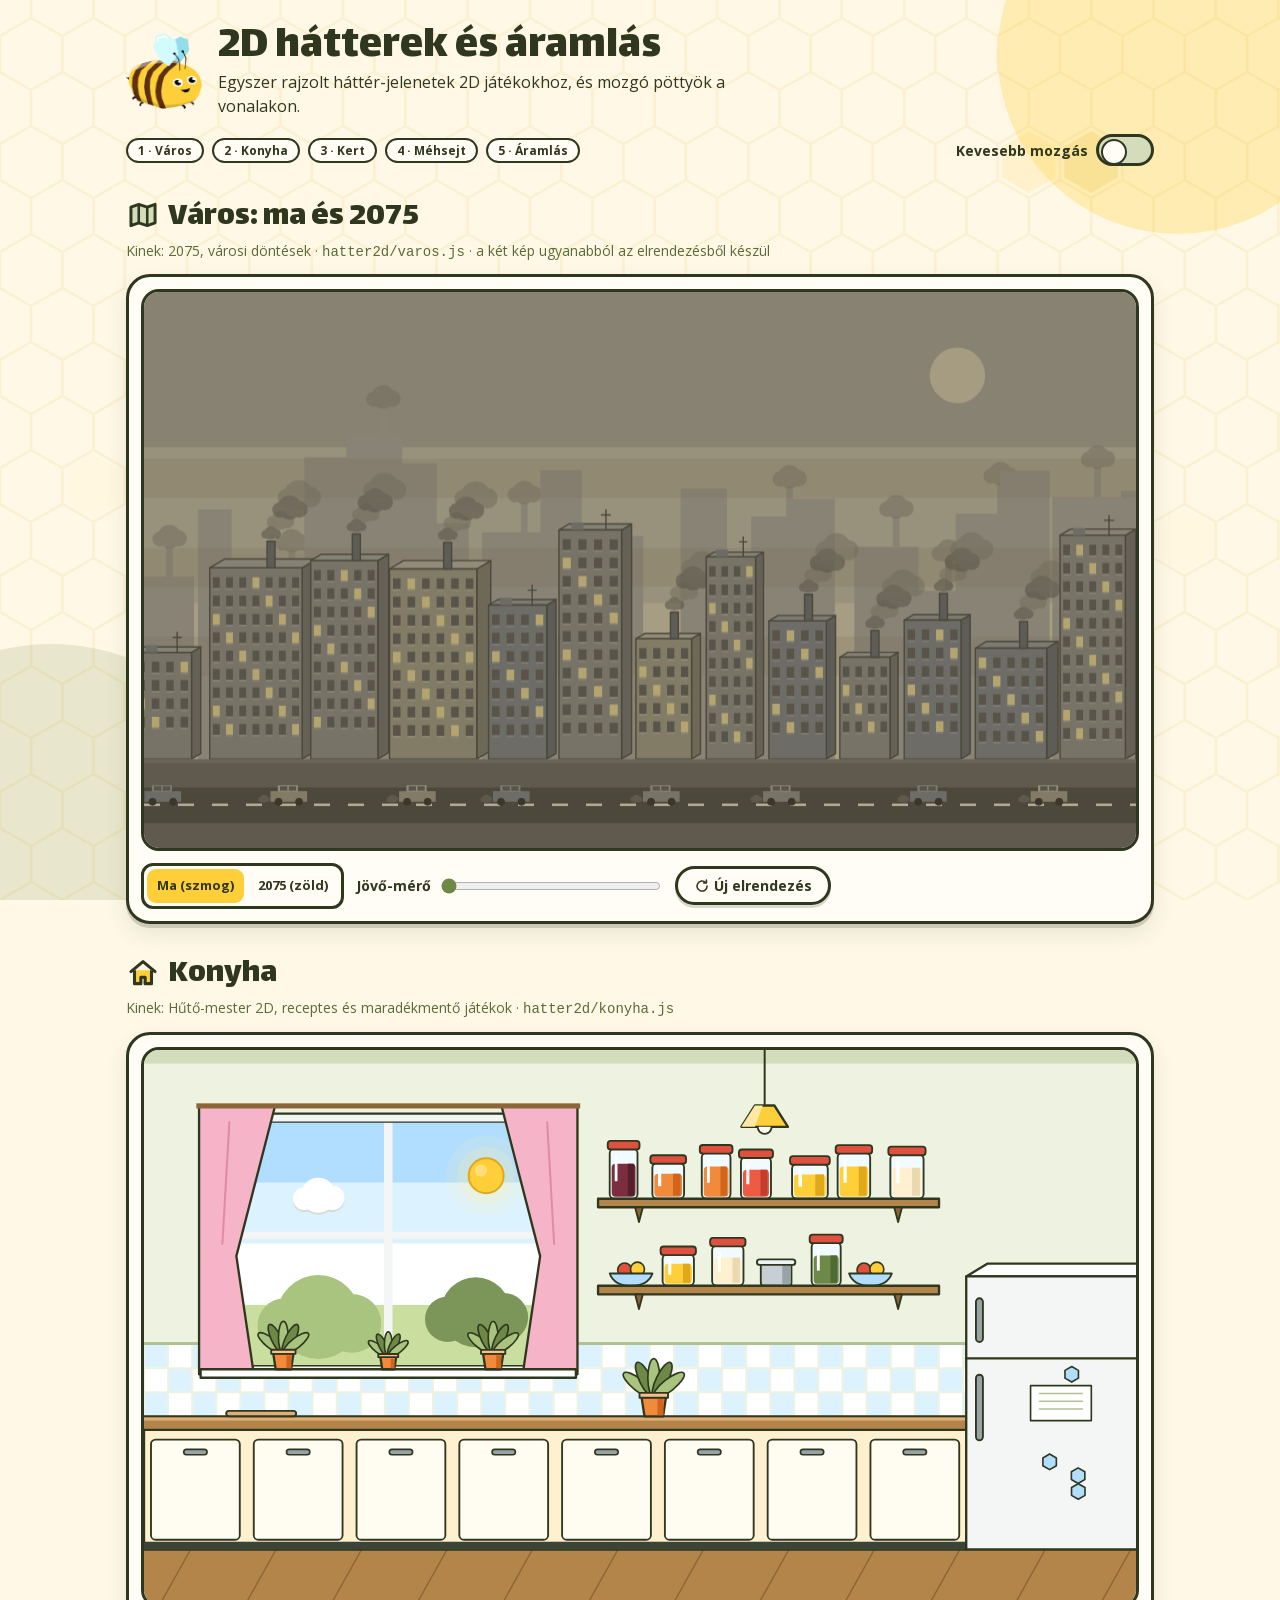
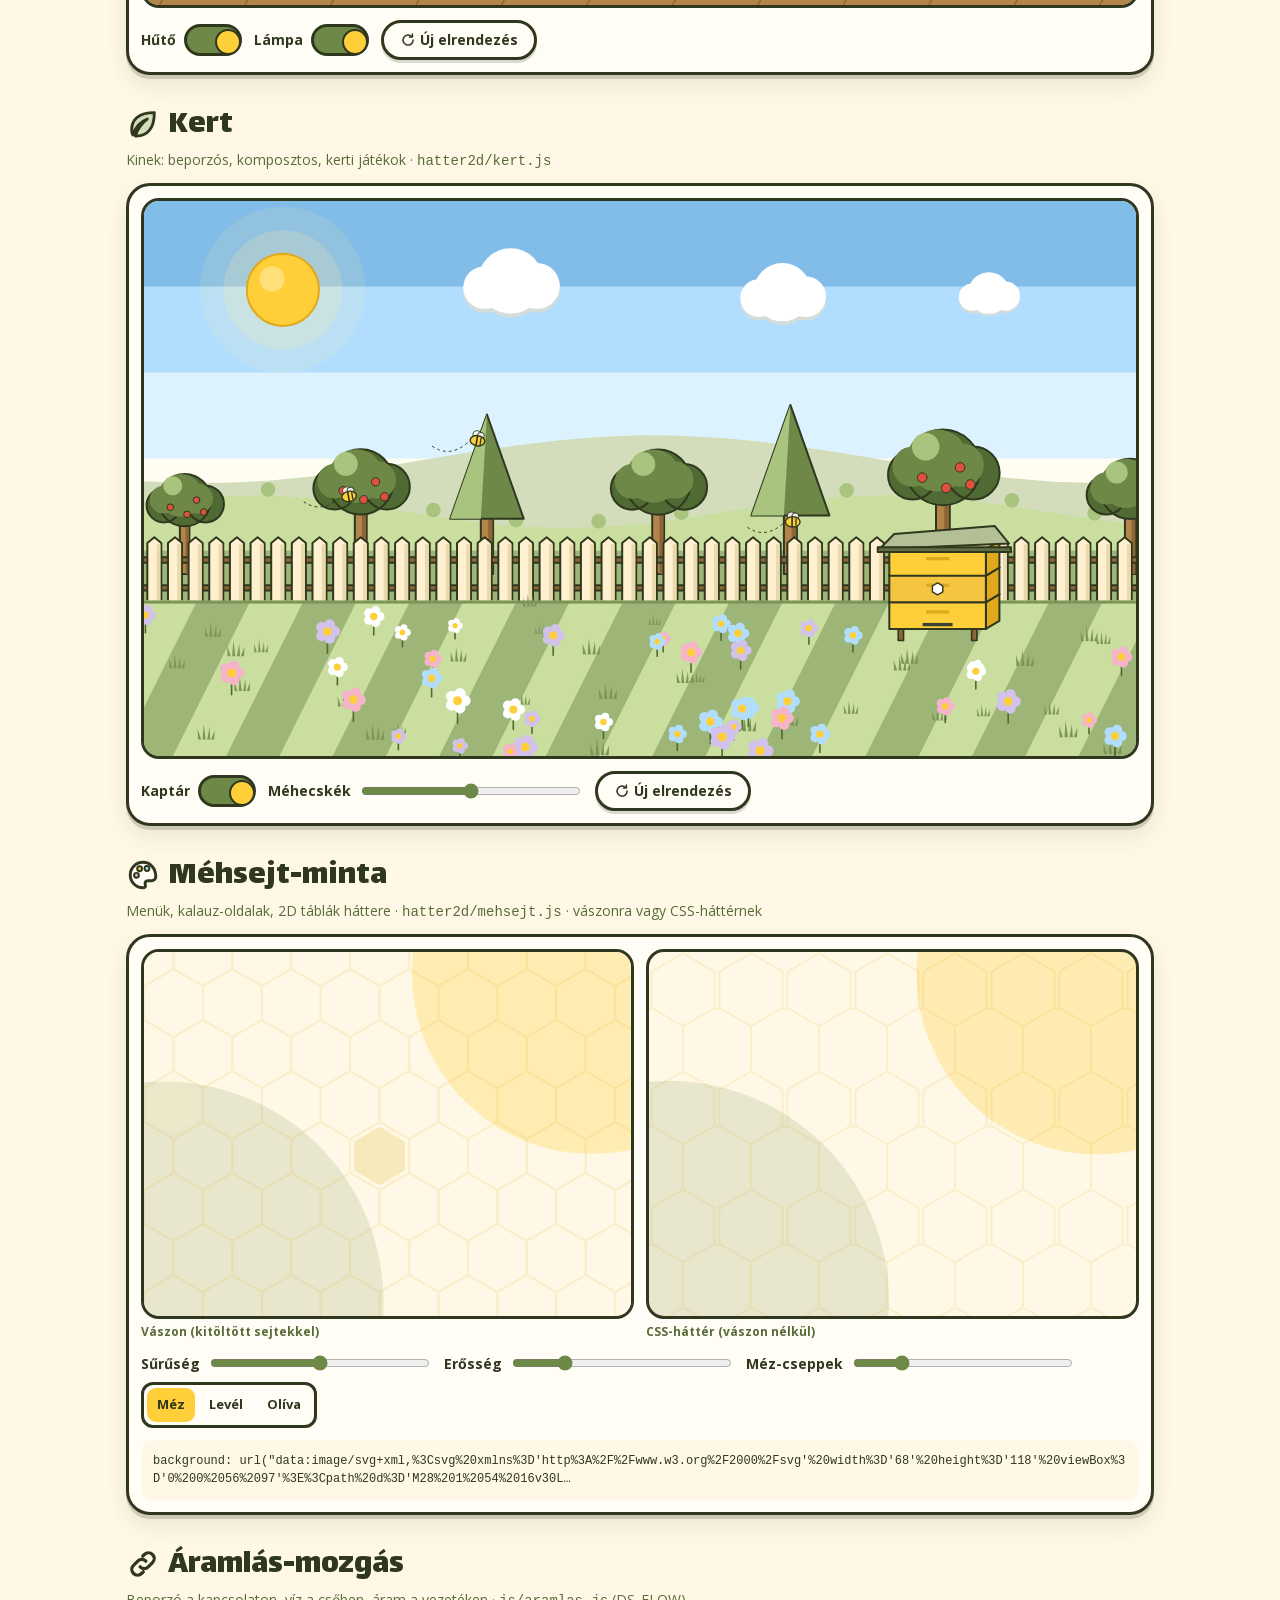
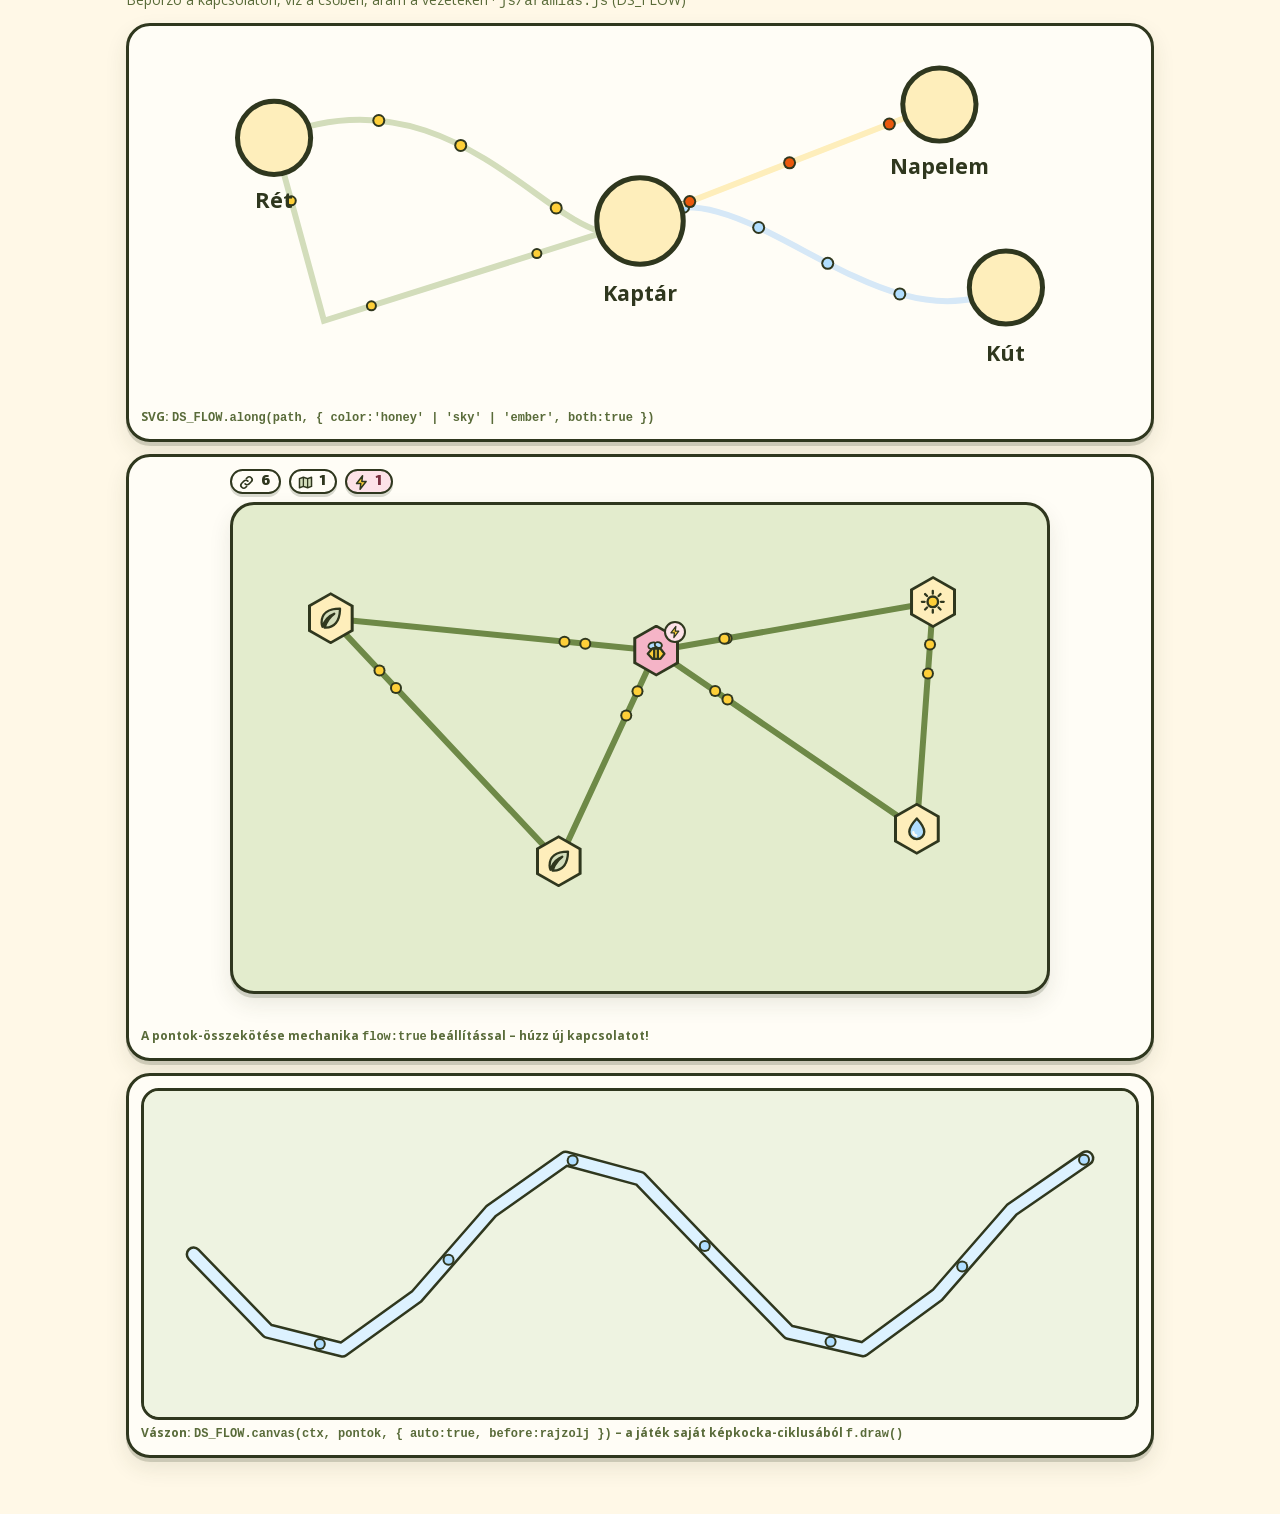
<file: web/hatterek.html>
<!DOCTYPE html>
<html lang="hu">
<head>
  <meta charset="utf-8">
  <meta name="viewport" content="width=device-width, initial-scale=1, viewport-fit=cover">
  <meta name="robots" content="noindex">
  <title>beeco 2D hátterek és áramlás</title>
  <meta name="theme-color" content="#FECF39">
  <link rel="icon" type="image/png" sizes="32x32" href="assets/brand/ikon-32.png">
  <!--
    ÉLŐ BEMUTATÓ: 2D háttér-jelenetek (web/js/hatter2d/) és az áramlás-mozgás (web/js/aramlas.js).
    Leírás és API: docs/hatterek-2d.md
  -->
  <link rel="preload" href="assets/fonts/lalezar-latin.woff2" as="font" type="font/woff2" crossorigin>
  <link rel="stylesheet" href="css/fonts.css">
  <link rel="stylesheet" href="css/tokens.css">
  <link rel="stylesheet" href="css/ds.css">
  <link rel="stylesheet" href="css/ds-game.css">
  <link rel="stylesheet" href="css/ds-motion.css">
  <link rel="stylesheet" href="css/mech.css">
  <link rel="stylesheet" href="css/aramlas.css">
  <style>
    /* csak a bemutató elrendezése – tokenekkel */
    *{ box-sizing:border-box; }
    body{ margin:0; color:var(--ink); font-family:var(--body); font-size:var(--fs-m); line-height:1.5; background:var(--bg); }
    #pageBg{ position:fixed; inset:0; width:100%; height:100%; z-index:-1; }        /* a lap háttere maga is a méhsejt-vászon */
    .wrap{ max-width:1060px; margin:0 auto; padding-inline:var(--sp-4); padding-block:var(--sp-5) 64px; }
    header.top{ display:flex; align-items:center; gap:var(--sp-4); flex-wrap:wrap; }
    header.top img{ width:76px; height:auto; }
    header.top h1{ font:400 clamp(32px, 6vw, var(--fs-3xl))/1 var(--display); margin:0; }
    .bar{ display:flex; flex-wrap:wrap; gap:var(--sp-2); align-items:center; margin-top:var(--sp-4); }
    .bar a{ color:var(--ink); text-decoration:none; }
    .bar label{ display:flex; align-items:center; gap:var(--sp-2); margin-left:auto; font-weight:700; font-size:var(--fs-s); }
    section{ margin-top:var(--sp-6); scroll-margin-top:16px; }
    section > h2{ font:400 var(--fs-2xl)/1.05 var(--display); margin:0 0 var(--sp-1); display:flex; align-items:center; gap:var(--sp-2); }
    section > h2 .pic{ width:34px; height:34px; }
    .for{ margin:0 0 var(--sp-3); }
    .demo{ background:var(--surface); border:var(--line-w) solid var(--line); border-radius:var(--r-l); box-shadow:var(--soft); padding:var(--sp-3); }
    .stage{ position:relative; aspect-ratio:16 / 9; border:var(--line-w) solid var(--line); border-radius:var(--r-m); overflow:hidden; background:var(--sage-bg); }
    .stage > canvas{ position:absolute; inset:0; width:100%; height:100%; display:block; }
    .stage .over{ position:absolute; left:var(--sp-3); bottom:var(--sp-3); z-index:1; }
    .row{ display:flex; gap:var(--sp-2) var(--sp-3); flex-wrap:wrap; align-items:center; margin-top:var(--sp-3); }
    .row label{ display:flex; align-items:center; gap:var(--sp-2); font-weight:700; font-size:var(--fs-s); }
    .row input[type=range]{ accent-color:var(--leaf); width:min(220px, 50vw); }
    .two{ display:grid; grid-template-columns:1fr 1fr; gap:var(--sp-3); }
    .two .stage{ aspect-ratio:4 / 3; }
    .cap{ font-size:var(--fs-xs); font-weight:700; margin:var(--sp-1) 0 0; color:var(--ink-soft); }
    pre{ margin:var(--sp-3) 0 0; padding:var(--sp-3); background:var(--bg); border-radius:var(--r-s); overflow-x:auto; font-size:var(--fs-xs); line-height:1.5; white-space:pre-wrap; word-break:break-all; }
    .net{ width:100%; height:auto; display:block; }
    .net .pipe{ fill:none; stroke-width:6; stroke-linecap:round; vector-effect:non-scaling-stroke; }
    .net .pipe.is-leaf{ stroke:var(--sage); } .net .pipe.is-sky{ stroke:var(--sky-bg); } .net .pipe.is-ember{ stroke:var(--butter); }
    .net .node{ fill:var(--butter); stroke:var(--line); stroke-width:3; }
    .net text{ font:700 13px var(--body); fill:var(--ink); text-anchor:middle; }
    @media (max-width:640px){
      .stage{ aspect-ratio:3 / 4; } .two{ grid-template-columns:1fr; } section > h2{ font-size:var(--fs-xl); }
    }
  </style>
</head>
<body class="ds-page">
<canvas id="pageBg" aria-hidden="true"></canvas>
<div class="wrap">
  <header class="top">
    <img src="assets/brand/bee-happy.webp" alt="">
    <div><h1>2D hátterek és áramlás</h1><p class="ds-lead">Egyszer rajzolt háttér-jelenetek 2D játékokhoz, és mozgó pöttyök a vonalakon.</p></div>
  </header>
  <nav class="bar" aria-label="Tartalom">
    <a class="ds-tag" href="#varos">1 · Város</a><a class="ds-tag" href="#konyha">2 · Konyha</a>
    <a class="ds-tag" href="#kert">3 · Kert</a><a class="ds-tag" href="#mehsejt">4 · Méhsejt</a><a class="ds-tag" href="#aramlas">5 · Áramlás</a>
    <label>Kevesebb mozgás <button type="button" class="ds-switch" role="switch" aria-checked="false" id="rm" aria-label="Kevesebb mozgás"></button></label>
  </nav>

  <section id="varos">
    <h2><span data-pic="map"></span>Város: ma és 2075</h2>
    <p class="for ds-muted">Kinek: 2075, városi döntések · <code>hatter2d/varos.js</code> · a két kép ugyanabból az elrendezésből készül</p>
    <div class="demo">
      <div class="stage" id="vStage"></div>
      <div class="row">
        <div class="ds-seg" role="radiogroup" aria-label="Változat" id="vSeg">
          <button type="button" role="radio" aria-checked="true" data-v="0">Ma (szmog)</button>
          <button type="button" role="radio" aria-checked="false" data-v="1">2075 (zöld)</button></div>
        <label>Jövő-mérő <input type="range" id="vMix" min="0" max="100" value="0" aria-label="Jövő-mérő"></label>
        <button type="button" class="ds-btn-sm" id="vNew"><span data-pic="refresh"></span> Új elrendezés</button>
      </div>
    </div>
  </section>

  <section id="konyha">
    <h2><span data-pic="home"></span>Konyha</h2>
    <p class="for ds-muted">Kinek: Hűtő-mester 2D, receptes és maradékmentő játékok · <code>hatter2d/konyha.js</code></p>
    <div class="demo">
      <div class="stage"><canvas id="kCanvas" aria-hidden="true"></canvas></div>
      <div class="row">
        <label>Hűtő <button type="button" class="ds-switch" role="switch" aria-checked="true" id="kFridge" aria-label="Hűtő"></button></label>
        <label>Lámpa <button type="button" class="ds-switch" role="switch" aria-checked="true" id="kLamp" aria-label="Lámpa"></button></label>
        <button type="button" class="ds-btn-sm" id="kNew"><span data-pic="refresh"></span> Új elrendezés</button>
      </div>
    </div>
  </section>

  <section id="kert">
    <h2><span data-pic="leaf"></span>Kert</h2>
    <p class="for ds-muted">Kinek: beporzós, komposztos, kerti játékok · <code>hatter2d/kert.js</code></p>
    <div class="demo">
      <div class="stage"><canvas id="gCanvas" aria-hidden="true"></canvas></div>
      <div class="row">
        <label>Kaptár <button type="button" class="ds-switch" role="switch" aria-checked="true" id="gHive" aria-label="Kaptár"></button></label>
        <label>Méhecskék <input type="range" id="gBees" min="0" max="6" value="3" aria-label="Méhecskék száma"></label>
        <button type="button" class="ds-btn-sm" id="gNew"><span data-pic="refresh"></span> Új elrendezés</button>
      </div>
    </div>
  </section>

  <section id="mehsejt">
    <h2><span data-pic="palette"></span>Méhsejt-minta</h2>
    <p class="for ds-muted">Menük, kalauz-oldalak, 2D táblák háttere · <code>hatter2d/mehsejt.js</code> · vászonra vagy CSS-háttérnek</p>
    <div class="demo">
      <div class="two">
        <div><div class="stage"><canvas id="mCanvas" aria-hidden="true"></canvas></div><p class="cap">Vászon (kitöltött sejtekkel)</p></div>
        <div><div class="stage" id="mCss"></div><p class="cap">CSS-háttér (vászon nélkül)</p></div>
      </div>
      <div class="row">
        <label>Sűrűség <input type="range" id="mDen" min="0" max="100" value="50" aria-label="Sűrűség"></label>
        <label>Erősség <input type="range" id="mOp" min="4" max="40" value="12" aria-label="Erősség"></label>
        <label>Méz-cseppek <input type="range" id="mFill" min="0" max="30" value="6" aria-label="Kitöltött sejtek"></label>
        <div class="ds-seg" role="radiogroup" aria-label="Vonal színe" id="mSeg">
          <button type="button" role="radio" aria-checked="true" data-c="honey-deep">Méz</button>
          <button type="button" role="radio" aria-checked="false" data-c="leaf">Levél</button>
          <button type="button" role="radio" aria-checked="false" data-c="olive-soft">Olíva</button></div>
      </div>
      <pre id="mCode"></pre>
    </div>
  </section>

  <section id="aramlas">
    <h2><span data-pic="link"></span>Áramlás-mozgás</h2>
    <p class="for ds-muted">Beporzó a kapcsolaton, víz a csőben, áram a vezetéken · <code>js/aramlas.js</code> (DS_FLOW)</p>
    <div class="demo">
      <svg class="net" id="net" viewBox="0 0 600 220" role="img" aria-label="Minta-hálózat: rét, kaptár, kút és napelem, a vonalakon mozgó pöttyökkel">
        <path class="pipe is-leaf" id="p1" d="M80 60 C 200 10, 260 150, 300 110"/>
        <path class="pipe is-sky" id="p2" d="M300 110 C 360 70, 440 190, 520 150"/>
        <line class="pipe is-ember" id="p3" x1="300" y1="110" x2="480" y2="40"/>
        <polyline class="pipe is-leaf" id="p4" points="80,60 110,170 300,110"/>
        <circle class="node" cx="80" cy="60" r="22"/><circle class="node" cx="300" cy="110" r="26"/>
        <circle class="node" cx="520" cy="150" r="22"/><circle class="node" cx="480" cy="40" r="22"/>
        <text x="80" y="102">Rét</text><text x="300" y="158">Kaptár</text><text x="520" y="194">Kút</text><text x="480" y="82">Napelem</text>
      </svg>
      <p class="cap">SVG: <code>DS_FLOW.along(path, { color:'honey' | 'sky' | 'ember', both:true })</code></p>
    </div>
    <div class="demo" style="margin-top:var(--sp-3)">
      <div id="mvDemo"></div>
      <p class="cap">A pontok-összekötése mechanika <code>flow:true</code> beállítással – húzz új kapcsolatot!</p>
    </div>
    <div class="demo" style="margin-top:var(--sp-3)">
      <div class="stage" style="aspect-ratio:3 / 1"><canvas id="fCanvas" aria-hidden="true"></canvas></div>
      <p class="cap">Vászon: <code>DS_FLOW.canvas(ctx, pontok, { auto:true, before:rajzolj })</code> – a játék saját képkocka-ciklusából <code>f.draw()</code></p>
    </div>
  </section>
</div>

<script src="js/pics.js"></script>
<script src="js/ds.js"></script>
<script src="js/art/art.js"></script>
<script src="js/aramlas.js"></script>
<script src="js/hatter2d/alap.js"></script>
<script src="js/hatter2d/varos.js"></script>
<script src="js/hatter2d/konyha.js"></script>
<script src="js/hatter2d/kert.js"></script>
<script src="js/hatter2d/mehsejt.js"></script>
<script src="js/mech/kozos.js"></script>
<script src="js/mech/vonal-logika.js"></script>
<script src="js/mech/vonal-ui.js"></script>
<script src="js/hatter2d/bemutato.js"></script>
</body>
</html>
</file>
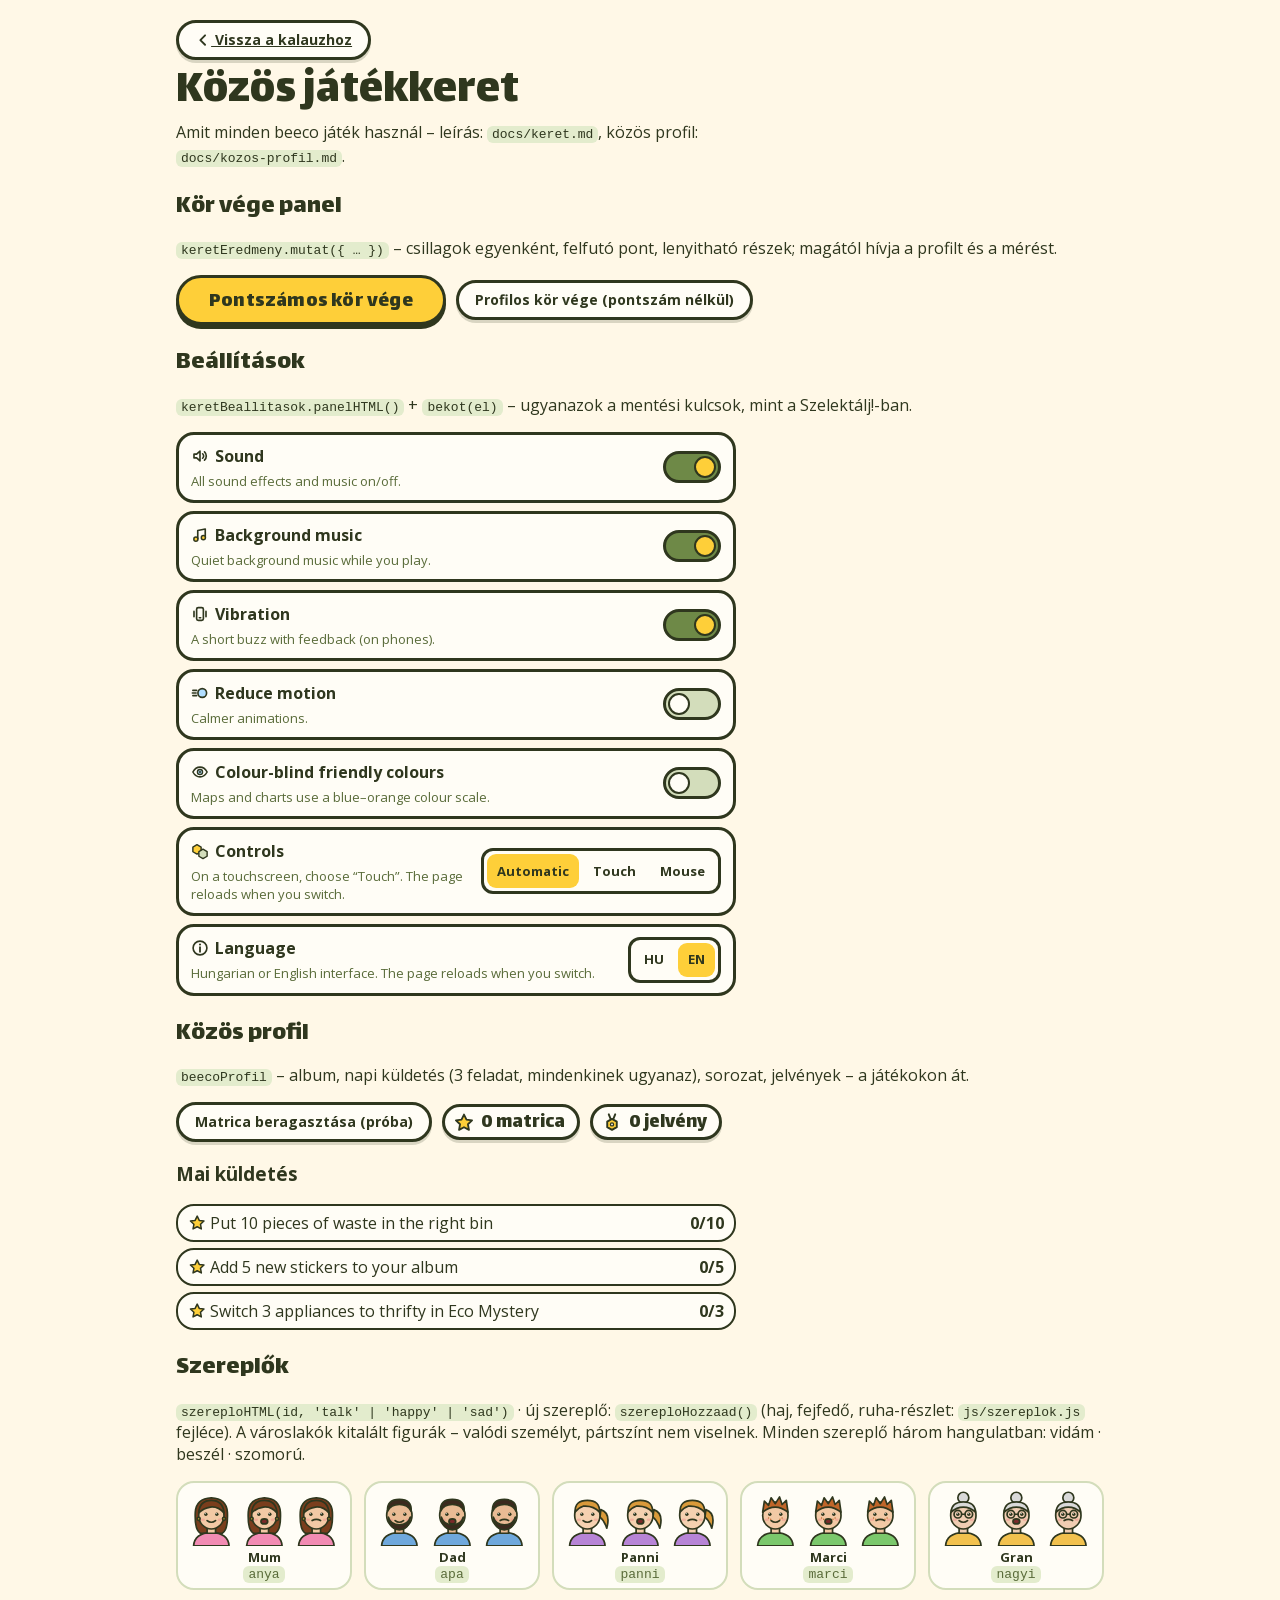
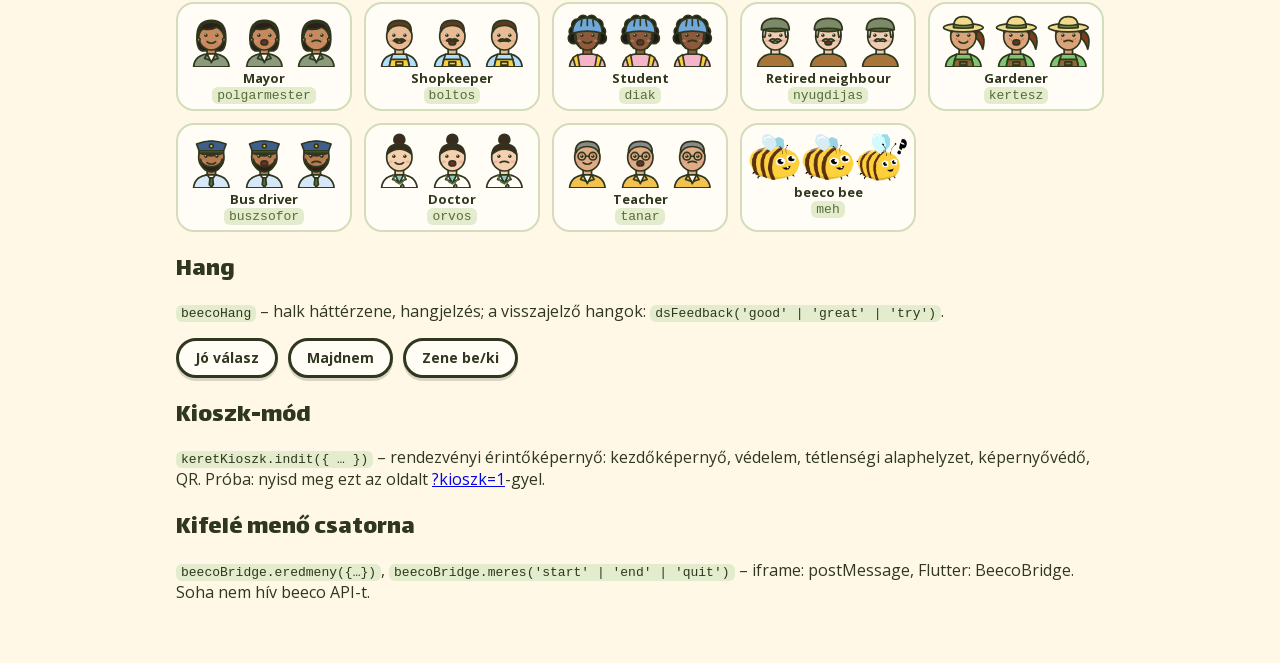
<file: web/keret.html>
<!doctype html>
<html lang="hu">
<head>
  <meta charset="utf-8" />
  <meta name="viewport" content="width=device-width, initial-scale=1, viewport-fit=cover" />
  <meta name="robots" content="noindex" />
  <title>Közös keret – beeco játék-kit</title>
  <link rel="icon" href="assets/brand/ikon-32.png" sizes="32x32" />
  <link rel="stylesheet" href="css/fonts.css">
  <link rel="stylesheet" href="css/tokens.css">
  <link rel="stylesheet" href="css/ds.css">
  <link rel="stylesheet" href="css/ds-game.css">
  <link rel="stylesheet" href="css/ds-motion.css">
  <link rel="stylesheet" href="css/keret.css">
  <style>
    /* a bemutató oldal elrendezése – csak tokenekkel */
    *, *::before, *::after { box-sizing:border-box; }
    body { margin:0; background:var(--bg); color:var(--ink); font-family:var(--body); }
    .wrap { max-width:960px; margin:0 auto; padding:max(20px, env(safe-area-inset-top)) var(--sp-4) 48px; }
    h1 { font:400 clamp(30px, 4.5vw, 48px)/1 var(--display); margin:8px 0 4px; }
    section { margin-top:var(--sp-5); } h2 { font:400 var(--fs-xl)/1.1 var(--display); margin:0 0 8px; }
    code { background:var(--sage-bg); padding:1px 5px; border-radius:6px; font-size:13px; }
    .row { display:flex; gap:10px; flex-wrap:wrap; align-items:center; }
    .cast { display:grid; grid-template-columns:repeat(auto-fill, minmax(160px, 1fr)); gap:var(--sp-3); }
    .cast figure { margin:0; text-align:center; background:var(--surface); border:2px solid var(--sage); border-radius:var(--r-m); padding:var(--sp-2) var(--sp-2) 6px; }
    .cast .moods { display:flex; justify-content:center; gap:2px; } .cast .szereplo { width:33%; max-width:72px; height:auto; }
    .cast figcaption { font-weight:700; font-size:13px; margin-top:2px; } .cast figcaption small { display:block; font-weight:400; color:var(--ink-soft); }
    .missions { display:flex; flex-direction:column; gap:6px; max-width:560px; }
    .mission { display:flex; justify-content:space-between; gap:10px; background:var(--surface); border:2px solid var(--line); border-radius:var(--r-m); padding:6px 10px; }
    .mission.ok { background:var(--good-bg); color:var(--good-ink); }
    .sets { max-width:560px; }
  </style>
</head>
<body>
<div class="wrap">
  <a href="kit.html" class="ds-btn-sm">${'←'} Vissza a kalauzhoz</a>
  <h1>Közös játékkeret</h1>
  <p class="ds-lead">Amit minden beeco játék használ – leírás: <code>docs/keret.md</code>, közös profil: <code>docs/kozos-profil.md</code>.</p>

  <section><h2>Kör vége panel</h2><p><code>keretEredmeny.mutat({ … })</code> – csillagok egyenként, felfutó pont, lenyitható részek; magától hívja a profilt és a mérést.</p>
    <div class="row"><button class="ds-btn" id="e1">Pontszámos kör vége</button><button class="ds-btn-sm" id="e2">Profilos kör vége (pontszám nélkül)</button></div></section>

  <section><h2>Beállítások</h2><p><code>keretBeallitasok.panelHTML()</code> + <code>bekot(el)</code> – ugyanazok a mentési kulcsok, mint a Szelektálj!-ban.</p>
    <div class="sets" id="sets"></div></section>

  <section><h2>Közös profil</h2><p><code>beecoProfil</code> – album, napi küldetés (3 feladat, mindenkinek ugyanaz), sorozat, jelvények – a játékokon át.</p>
    <div class="row"><button class="ds-btn-sm" id="p1">Matrica beragasztása (próba)</button><span class="ds-chip" id="pa"></span><span class="ds-chip" id="pj"></span></div>
    <h3>Mai küldetés</h3><div class="missions" id="pm"></div></section>

  <section><h2>Szereplők</h2><p><code>szereploHTML(id, 'talk' | 'happy' | 'sad')</code> · új szereplő: <code>szereploHozzaad()</code> (haj, fejfedő, ruha-részlet: <code>js/szereplok.js</code> fejléce).
    A városlakók kitalált figurák – valódi személyt, pártszínt nem viselnek. Minden szereplő három hangulatban: vidám · beszél · szomorú.</p>
    <div class="cast" id="cast"></div></section>

  <section><h2>Hang</h2><p><code>beecoHang</code> – halk háttérzene, hangjelzés; a visszajelző hangok: <code>dsFeedback('good' | 'great' | 'try')</code>.</p>
    <div class="row"><button class="ds-btn-sm" id="h1">Jó válasz</button><button class="ds-btn-sm" id="h2">Majdnem</button><button class="ds-btn-sm" id="h3">Zene be/ki</button></div></section>

  <section><h2>Kioszk-mód</h2><p><code>keretKioszk.indit({ … })</code> – rendezvényi érintőképernyő: kezdőképernyő, védelem, tétlenségi alaphelyzet, képernyővédő, QR.
    Próba: nyisd meg ezt az oldalt <a href="keret.html?kioszk=1">?kioszk=1</a>-gyel.</p></section>

  <section><h2>Kifelé menő csatorna</h2><p><code>beecoBridge.eredmeny({…})</code>, <code>beecoBridge.meres('start' | 'end' | 'quit')</code> – iframe: postMessage, Flutter: BeecoBridge. Soha nem hív beeco API-t.</p></section>
</div>
<div id="toast"></div>
<script src="js/i18n.js"></script><script src="js/i18n/en-kit.js"></script>
<script src="js/pics.js"></script>
<script src="js/ds.js"></script>
<script src="js/art/art.js"></script>
<script src="js/art/art-nature.js"></script><script src="js/art/art-nature-b.js"></script><script src="js/art/art-home.js"></script>
<script src="js/art/art-office.js"></script><script src="js/art/art-things.js"></script><script src="js/art/art-things-b.js"></script>
<script src="js/art/art-extra.js"></script><script src="js/art/art-devices.js"></script>
<script src="js/hang.js"></script>
<script src="js/keret/beallitasok.js"></script>
<script src="js/keret/bridge.js"></script>
<script src="js/keret/eredmeny.js"></script>
<script src="js/profil.js"></script>
<script src="js/qr.js"></script>
<script src="js/keret/kioszk.js"></script>
<script src="js/szereplok.js"></script>
<script>
  document.querySelector('.ds-btn-sm').innerHTML = pic('back') + ' Vissza a kalauzhoz';
  const toastEl = document.getElementById('toast');
  function toast(msg){ toastEl.innerHTML = msg; toastEl.className = 'ds-toast show'; clearTimeout(toast.t); toast.t = setTimeout(() => toastEl.className = 'ds-toast', 2200); }
  beecoBridge.jatek('kalauz'); beecoProfil.jatek({ id:'kalauz', nev:'Kalauz', ikon:'fuzet', kuldetesek:[] });
  const $ = id => document.getElementById(id);
  $('e1').onclick = () => keretEredmeny.mutat({ title:'Szép kör!', stars:2, score:840, lead:'Egy mondat arról, mi sikerült.',
    stats:[{ icon:'check', value:'12/14', label:'Jó döntés', tone:'is-good' }], more:[{ icon:'diary', title:'Ebből tanulhatunk', html:'<p>Ide jön a magyarázat, forrással.</p>' }],
    ujra:() => {}, kilep:() => {} });
  $('e2').onclick = () => keretEredmeny.mutat({ title:'Így alakult a városod', mood:'good', lead:'Sok zöld beavatkozást indítottál, de a költségvetést erősen megterhelted. A lakók támogatása hullámzó maradt.', ujraFelirat:'Új menet', ujra:() => {} });
  const sets = $('sets'); sets.innerHTML = keretBeallitasok.panelHTML(); keretBeallitasok.bekot(sets);
  function profil(){
    const a = beecoProfil.album(), n = beecoProfil.napi();
    $('pa').innerHTML = pic('star') + Object.keys(a.items).length + ' matrica'; $('pj').innerHTML = pic('medal') + beecoProfil.jelvenyek().filter(b => b.got).length + ' jelvény';
    $('pm').innerHTML = beecoProfil.maiKuldetesek().map(m => { const p = Math.min(m.goal, n.prog[m.id] || 0);
      return `<div class="mission${p >= m.goal ? ' ok' : ''}"><span>${p >= m.goal ? pic('check') : pic('star')} ${m.text}</span><b>${p}/${m.goal}</b></div>`; }).join('');
  }
  $('p1').onclick = () => { const t = ['lombfa', 'bicikli', 'kulacs', 'napelem'][Math.floor(Math.random()*4)]; beecoProfil.gyujt('kalauz', t + Date.now(), t, t); profil(); };
  profil();
  // minden szereplő (a család, a városlakók, a méhecske) – vidám · beszél · szomorú
  $('cast').innerHTML = [...Object.keys(SZEREPLO_KINEZET), 'meh'].map(id => `<figure><div class="moods">${['happy', 'talk', 'sad'].map(m => szereploHTML(id, m)).join('')}</div>
    <figcaption>${SZEREPLO_NEV[id] || id}<small><code>${id}</code></small></figcaption></figure>`).join('');
  $('h1').onclick = () => dsFeedback('good'); $('h2').onclick = () => dsFeedback('try');
  $('h3').onclick = () => { beecoHang.setMusic(!beecoHang.music); toast(beecoHang.music ? 'Zene be' : 'Zene ki'); };
  keretKioszk.indit({ cim:'Közös keret – kioszk-próba', alcim:'Így néz ki egy játék kezdőképernyője a standon.', kep:'assets/brand/roles/kacsint.webp',
    kartyak:[{ id:'a', cim:'Rövid kör', alcim:'5 perc, egy képernyő', ikon:'stopper', kiemelt:true, cimke:'Rövid' }, { id:'b', cim:'Hosszabb kör', alcim:'10–15 perc', ikon:'naptar' }],
    inditas:() => toast('Itt indulna a játék'), alaphelyzet:() => {} });
</script>
</body>
</html>
</file>
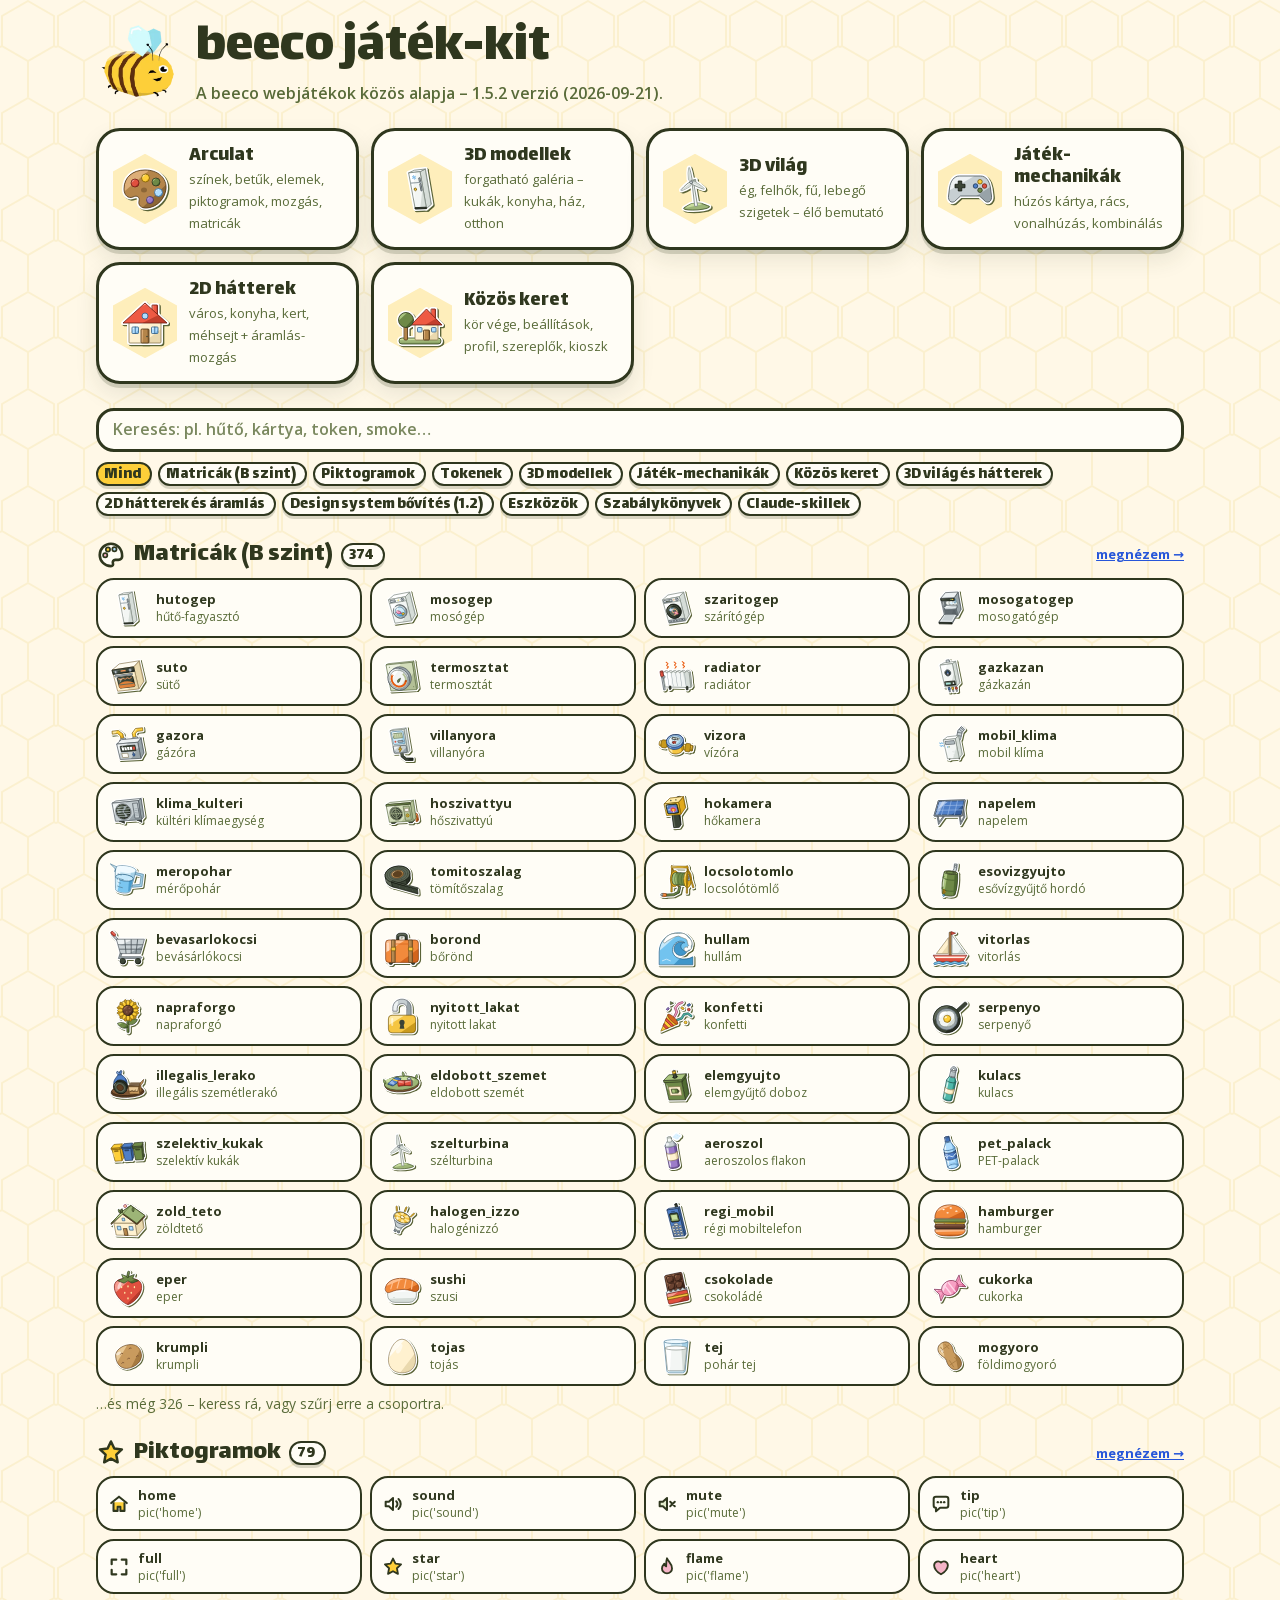
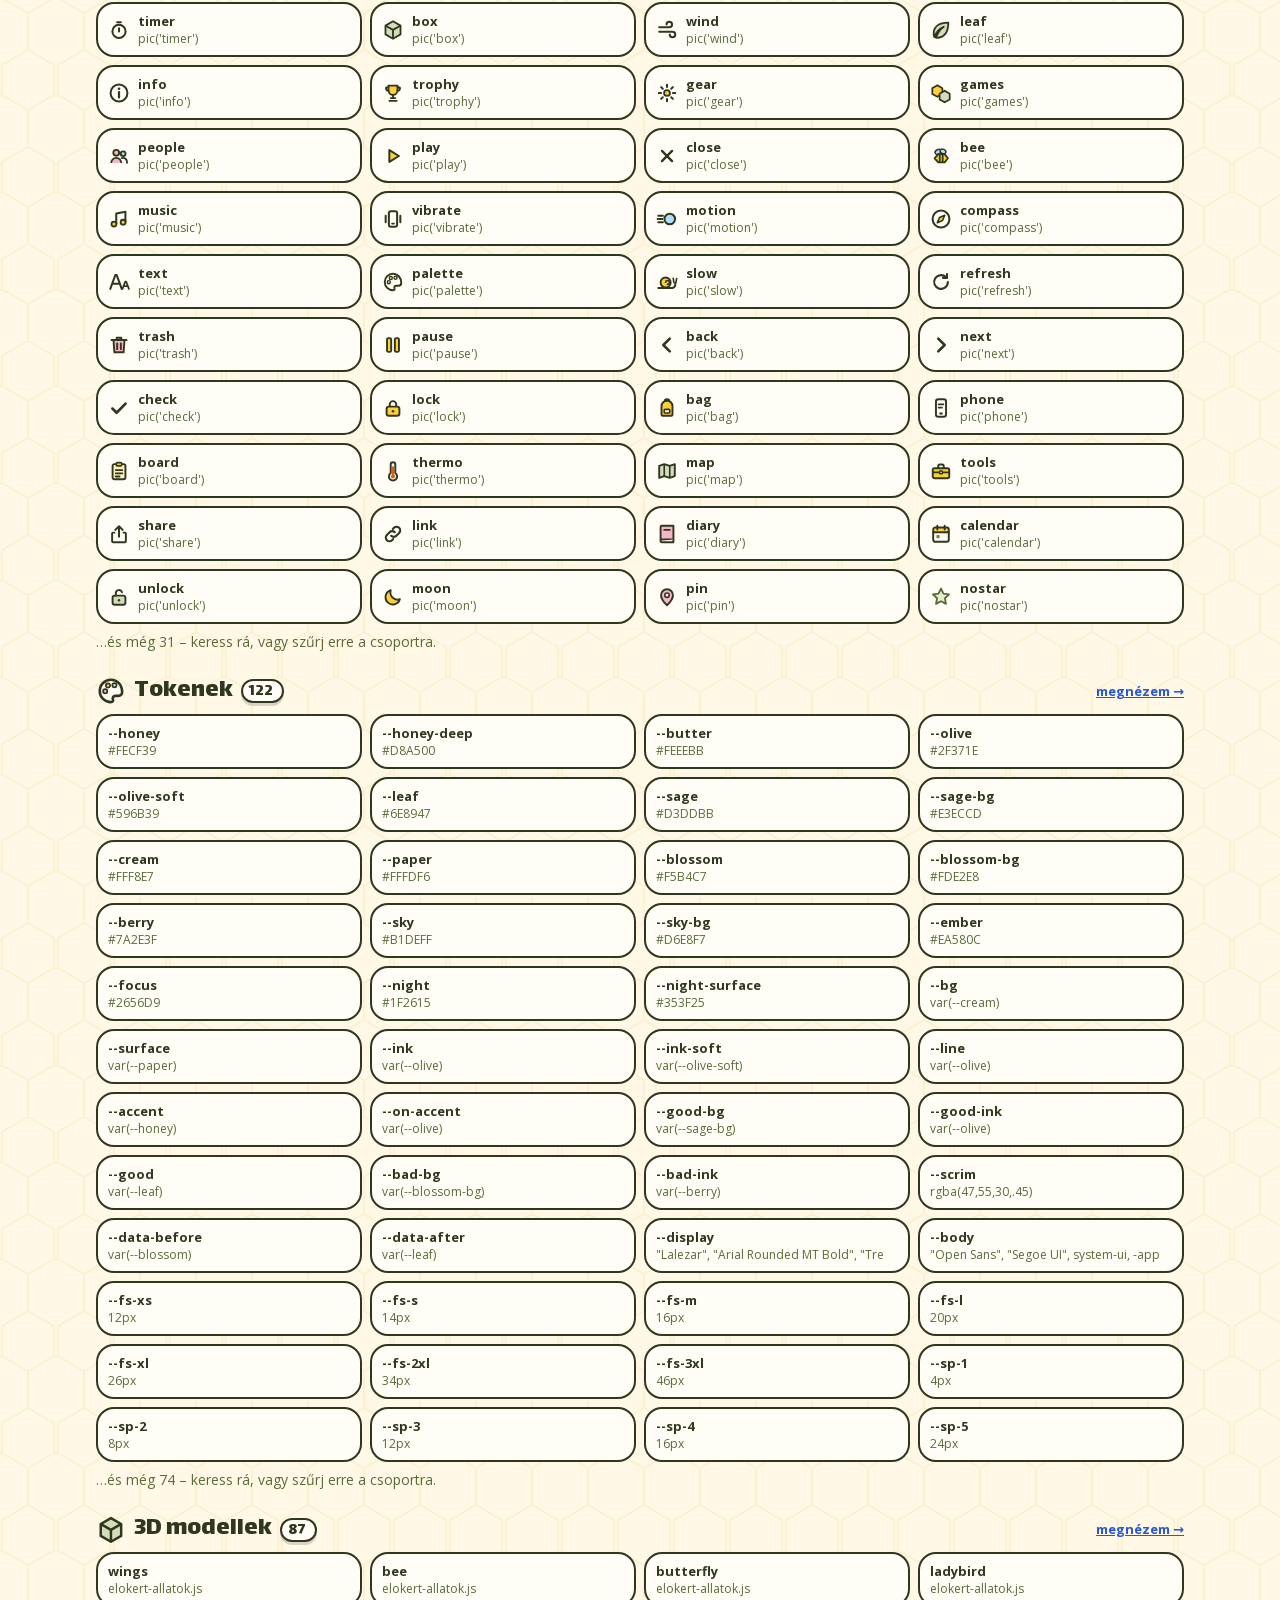
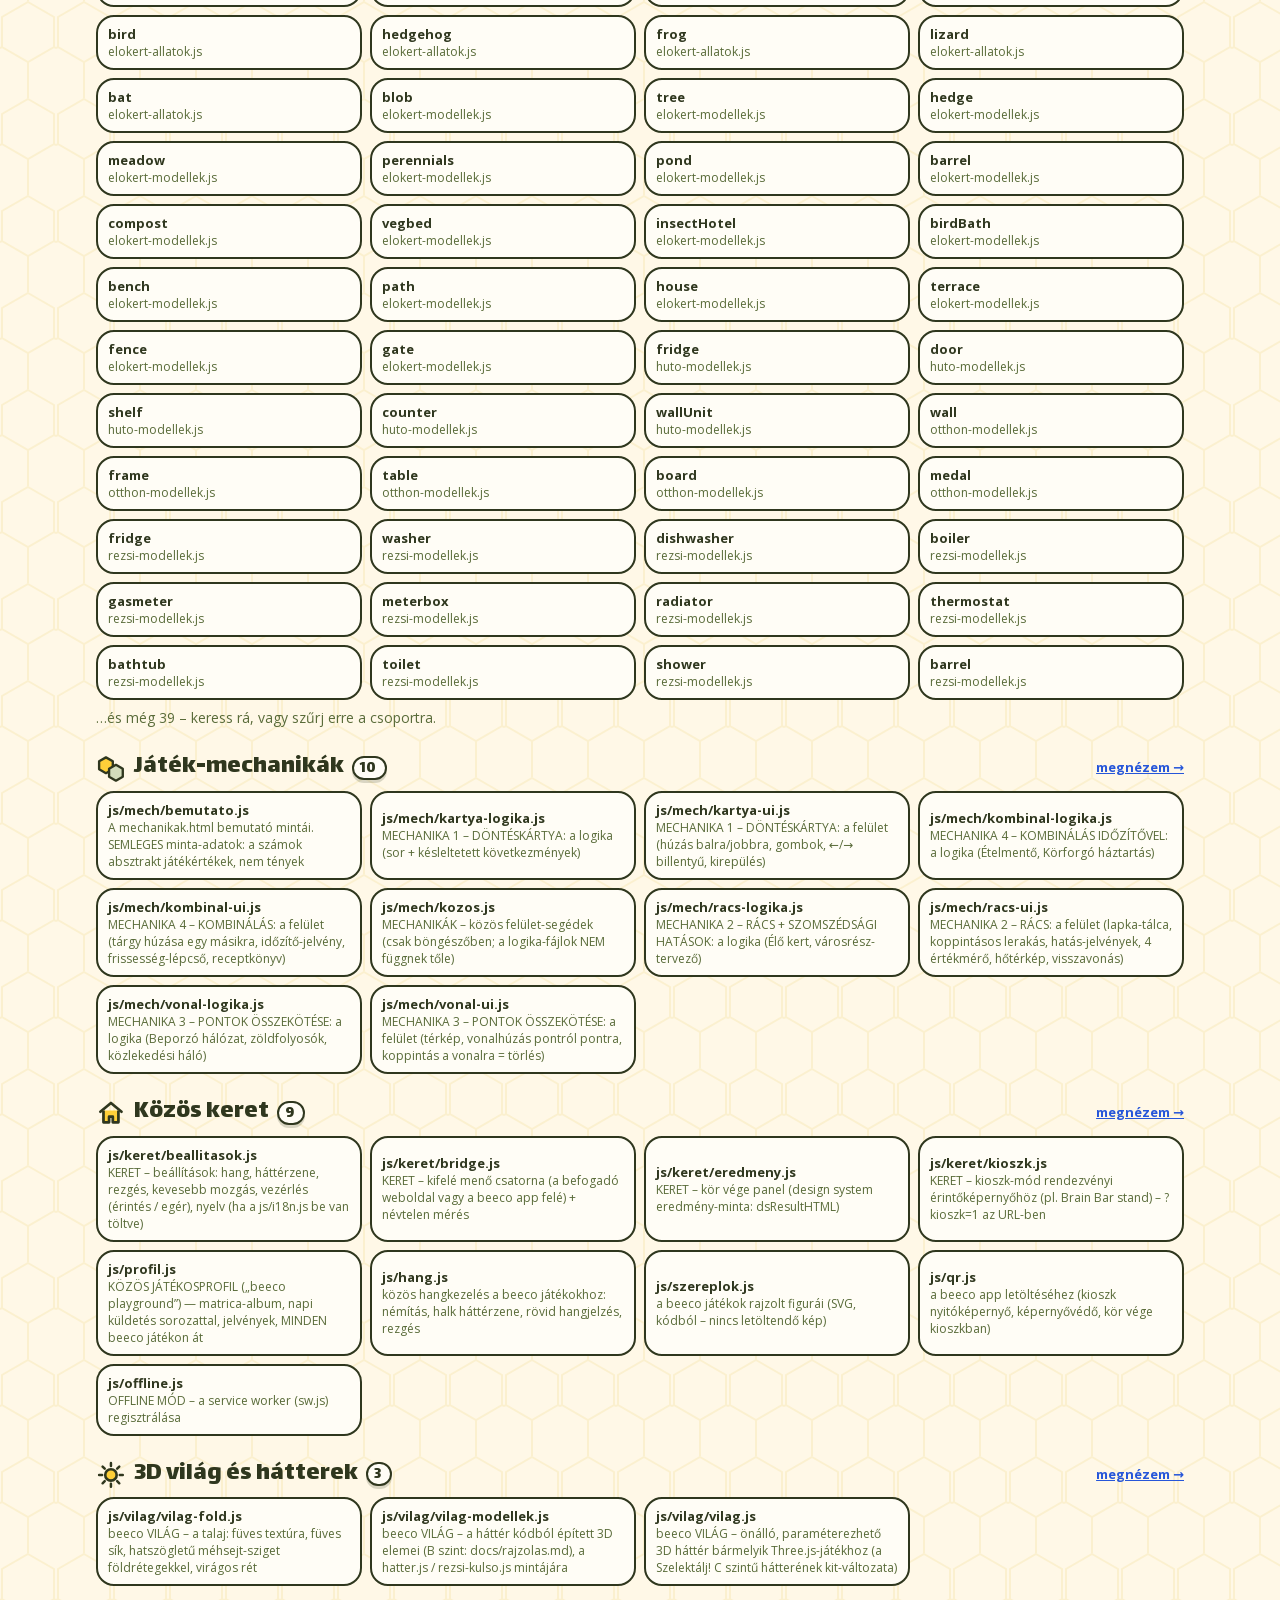
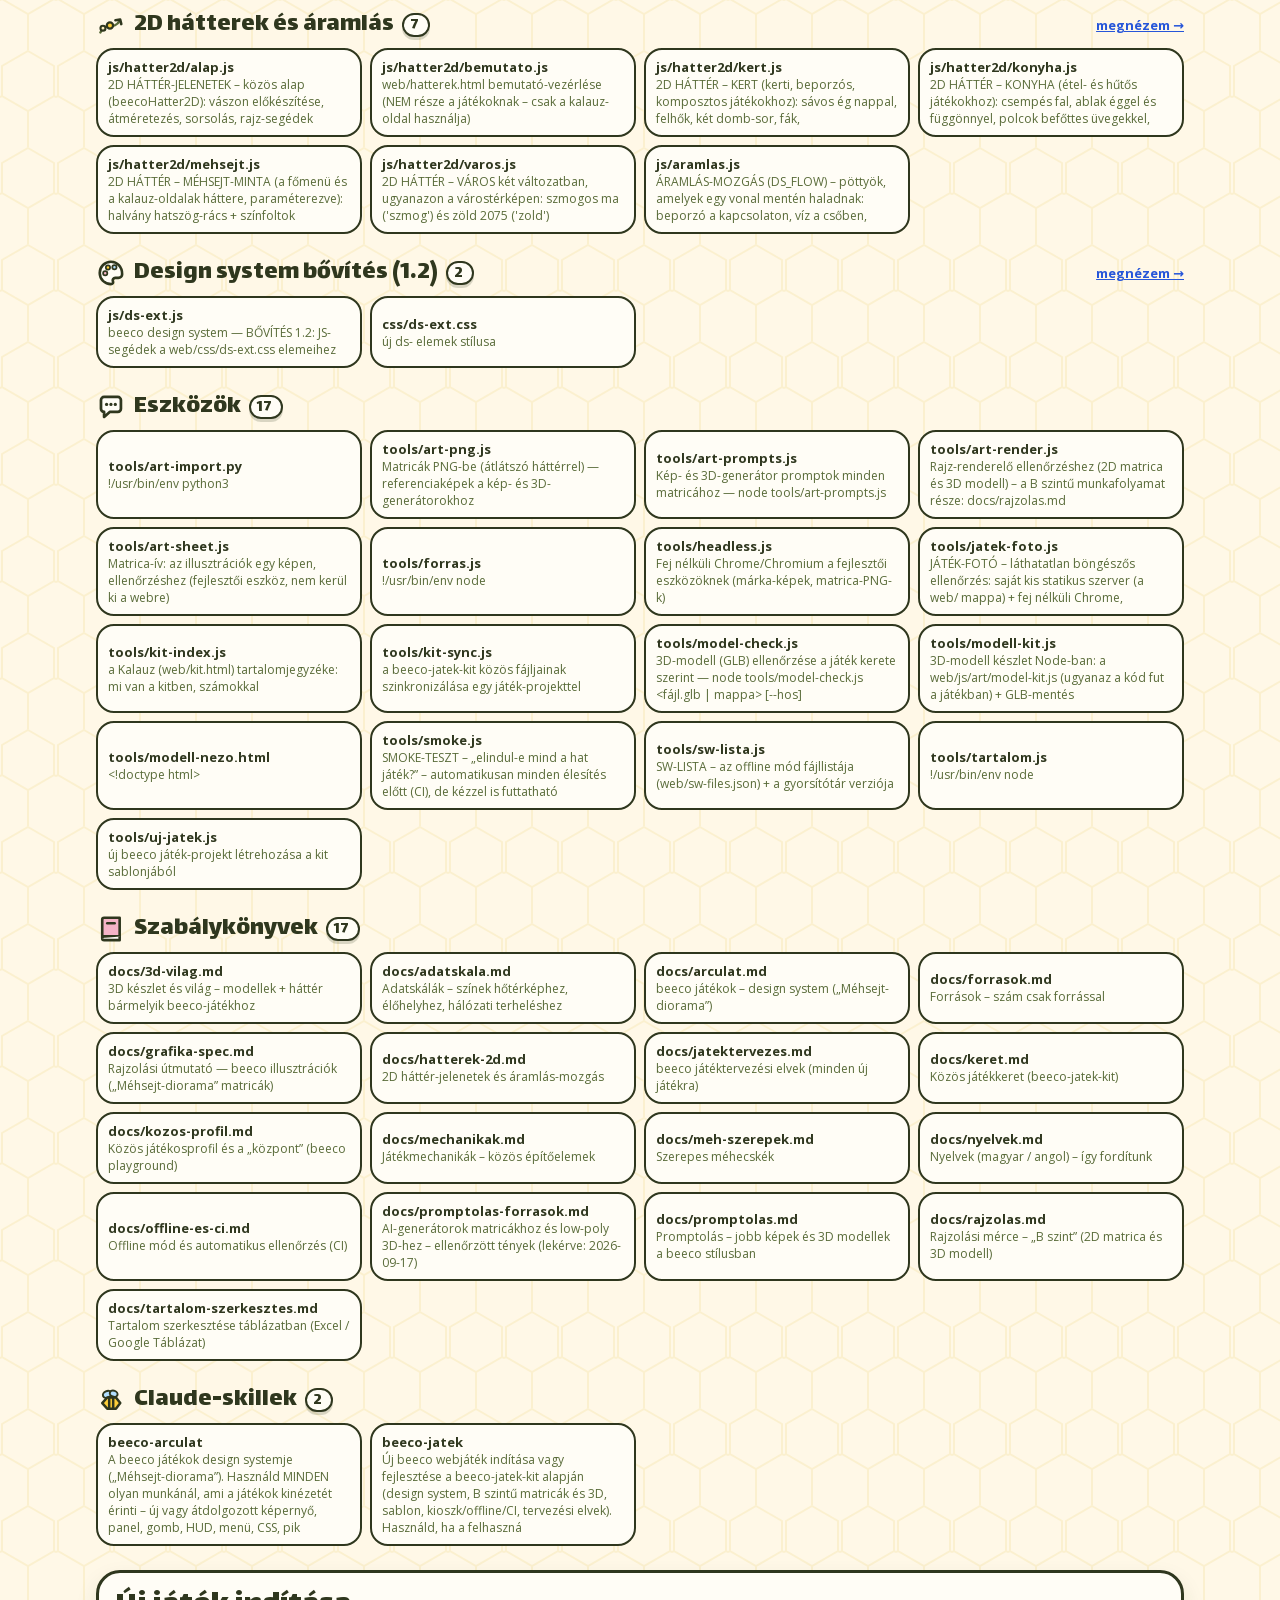
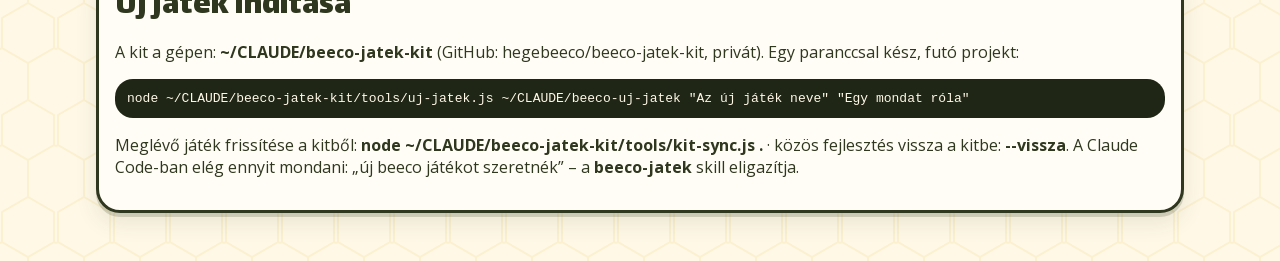
<file: web/kit.html>
<!doctype html>
<html lang="hu">
<head>
  <meta charset="utf-8" />
  <meta name="viewport" content="width=device-width, initial-scale=1, viewport-fit=cover" />
  <meta name="robots" content="noindex" />
  <title>beeco játék-kit – kalauz</title>
  <link rel="icon" href="assets/brand/ikon-32.png" sizes="32x32" />
  <link rel="stylesheet" href="css/fonts.css">
  <link rel="stylesheet" href="css/tokens.css">
  <link rel="stylesheet" href="css/ds.css">
  <link rel="stylesheet" href="css/ds-game.css">
  <link rel="stylesheet" href="css/ds-motion.css">
  <style>
    /* ============================================================
       KALAUZ 2.0 – a beeco-jatek-kit kezdőoldala: mi van a kitben, és hol nézheted meg. Csak tokenekkel.
       Adat: kit-tartalom.json (node tools/kit-index.js). Al-oldalak: arculat, modellek, vilag, mechanikak, keret.
       ============================================================ */
    *, *::before, *::after { box-sizing:border-box; }
    body { margin:0; color:var(--ink); font-family:var(--body);
      background:
        url("data:image/svg+xml,%3Csvg xmlns='http://www.w3.org/2000/svg' width='56' height='97' viewBox='0 0 56 97'%3E%3Cpath d='M28 1 54 16v30L28 61 2 46V16Z M28 61v36 M2 46-2 48 M54 46l4 2' fill='none' stroke='%23D8A500' stroke-opacity='.10' stroke-width='2'/%3E%3C/svg%3E"),
        var(--bg); }
    .wrap { max-width:1120px; margin:0 auto; padding:max(20px, env(safe-area-inset-top)) var(--sp-4) 48px; }
    header { display:flex; align-items:center; gap:var(--sp-4); flex-wrap:wrap; }
    header img { width:84px; height:auto; }
    h1 { font:400 clamp(34px, 5vw, 56px)/1 var(--display); margin:0; }
    header p { margin:6px 0 0; color:var(--ink-soft); font-weight:600; }
    .tiles { display:grid; grid-template-columns:repeat(auto-fill, minmax(230px, 1fr)); gap:var(--sp-3); margin:var(--sp-5) 0; }
    .tile { display:flex; gap:12px; align-items:center; text-decoration:none; color:var(--ink); padding:14px; }
    .tile .ds-hex { --size:64px; flex:0 0 auto; } .tile img.art { width:78%; height:auto; }
    .tile b { display:block; font:400 var(--fs-l)/1.1 var(--display); } .tile small { color:var(--ink-soft); font-size:13px; }
    .tile:hover, .tile:focus-visible { background:var(--butter); }
    .search { display:flex; gap:10px; flex-wrap:wrap; align-items:center; margin:var(--sp-4) 0 var(--sp-3); }
    .search input { flex:1 1 260px; }
    .chips { display:flex; gap:6px; flex-wrap:wrap; }
    .chips button { cursor:pointer; } .chips button.on { background:var(--accent); color:var(--on-accent); }
    .group h2 { font:400 var(--fs-xl)/1.1 var(--display); margin:var(--sp-5) 0 var(--sp-2); display:flex; align-items:center; gap:8px; }
    .group h2 a { font:700 13px/1 var(--body); color:var(--focus); margin-left:auto; }
    .list { display:grid; grid-template-columns:repeat(auto-fill, minmax(250px, 1fr)); gap:8px; }
    .item { background:var(--surface); border:2px solid var(--line); border-radius:var(--r-m); padding:8px 10px; display:flex; gap:8px; align-items:center; min-width:0; }
    .item img.art { width:40px; height:auto; flex:0 0 auto; } .item > .pic { width:22px; height:22px; flex:0 0 auto; }
    .item b { display:block; font-size:13px; overflow-wrap:anywhere; } .item small { display:block; font-size:12px; color:var(--ink-soft); overflow-wrap:anywhere; }
    .more { margin-top:8px; }
    .how { margin-top:var(--sp-5); }
    .how pre { background:var(--night); color:var(--cream); padding:12px; border-radius:var(--r-m); overflow-x:auto; font-size:13px; }
  </style>
</head>
<body>
<div class="wrap">
  <header><img src="assets/brand/roles/kacsint.webp" alt="">
    <div><h1>beeco játék-kit</h1><p id="ver">A beeco webjátékok közös alapja – minden, amiből egy új játék épül.</p></div></header>

  <nav class="tiles" aria-label="Al-oldalak">
    <a class="ds-card is-interactive tile" href="arculat.html"><span class="ds-hex"><span id="t1"></span></span><span><b>Arculat</b><small>színek, betűk, elemek, piktogramok, mozgás, matricák</small></span></a>
    <a class="ds-card is-interactive tile" href="modellek.html"><span class="ds-hex"><span id="t2"></span></span><span><b>3D modellek</b><small>forgatható galéria – kukák, konyha, ház, otthon</small></span></a>
    <a class="ds-card is-interactive tile" href="vilag.html"><span class="ds-hex"><span id="t3"></span></span><span><b>3D világ</b><small>ég, felhők, fű, lebegő szigetek – élő bemutató</small></span></a>
    <a class="ds-card is-interactive tile" href="mechanikak.html"><span class="ds-hex"><span id="t4"></span></span><span><b>Játék-mechanikák</b><small>húzós kártya, rács, vonalhúzás, kombinálás</small></span></a>
    <a class="ds-card is-interactive tile" href="hatterek.html"><span class="ds-hex"><span id="t6"></span></span><span><b>2D hátterek</b><small>város, konyha, kert, méhsejt + áramlás-mozgás</small></span></a>
    <a class="ds-card is-interactive tile" href="keret.html"><span class="ds-hex"><span id="t5"></span></span><span><b>Közös keret</b><small>kör vége, beállítások, profil, szereplők, kioszk</small></span></a>
  </nav>

  <div class="search"><label class="ds-sr" for="q">Keresés a kitben</label>
    <input id="q" class="ds-input" type="search" placeholder="Keresés: pl. hűtő, kártya, token, smoke…" autocomplete="off">
    <div class="chips" id="chips" role="group" aria-label="Szűrés"></div></div>
  <div id="groups"><p class="ds-muted">Töltés…</p></div>

  <section class="how ds-card"><h2 class="ds-title">Új játék indítása</h2>
    <p>A kit a gépen: <b>~/CLAUDE/beeco-jatek-kit</b> (GitHub: hegebeeco/beeco-jatek-kit, privát). Egy paranccsal kész, futó projekt:</p>
    <pre>node ~/CLAUDE/beeco-jatek-kit/tools/uj-jatek.js ~/CLAUDE/beeco-uj-jatek "Az új játék neve" "Egy mondat róla"</pre>
    <p>Meglévő játék frissítése a kitből: <b>node ~/CLAUDE/beeco-jatek-kit/tools/kit-sync.js .</b> · közös fejlesztés vissza a kitbe: <b>--vissza</b>.
      A Claude Code-ban elég ennyit mondani: „új beeco játékot szeretnék” – a <b>beeco-jatek</b> skill eligazítja.</p></section>
</div>
<script src="js/pics.js"></script>
<script src="js/ds.js"></script>
<script src="js/art/art.js"></script>
<script>
  // a matricák könyvtárai (a kalauz minden matricát mutat)
  ['nature','nature-b','home','office','food','huto','huto-kamra','things','things-b','waste','waste-b','waste-special','waste-special-b','pecset','gw','gw-b','gw-c','gw-d','imp','devices','extra']
    .forEach(n => document.write(`<script src="js/art/art-${n}.js"><\/script>`));
</script>
<script>
  const esc = s => String(s == null ? '' : s).replace(/[&<>"]/g, c => ({ '&':'&amp;', '<':'&lt;', '>':'&gt;', '"':'&quot;' })[c]);
  [['t6', 'haz'], ['t1', 'festopaletta'], ['t2', 'hutogep'], ['t3', 'szelturbina'], ['t4', 'jatekvezerlo'], ['t5', 'haz_kert']].forEach(([id, a]) => document.getElementById(id).outerHTML = artIcon(a));
  let DATA = null, szuro = null;
  const LIMIT = 48;
  function rajz(){
    const q = document.getElementById('q').value.trim().toLowerCase();
    const html = DATA.csoportok.filter(c => !szuro || c.cim === szuro).map(c => {
      const hit = c.elemek.filter(e => !q || (e.nev + ' ' + e.info).toLowerCase().includes(q));
      if(!hit.length) return '';
      const isArt = /Matricák/.test(c.cim), isPic = c.cim === 'Piktogramok';
      const shown = q || szuro ? hit : hit.slice(0, LIMIT);
      return `<section class="group"><h2>${pic(c.ikon)} ${esc(c.cim)} <span class="ds-chip is-small">${hit.length}</span>${c.link ? `<a href="${c.link}">megnézem →</a>` : ''}</h2>
        <div class="list">${shown.map(e => `<div class="item">${isArt ? artIcon(e.nev) : isPic ? pic(e.nev) : ''}<div><b>${esc(e.nev)}</b>${e.info ? `<small>${esc(e.info)}</small>` : ''}</div></div>`).join('')}</div>
        ${shown.length < hit.length ? `<p class="more ds-muted">…és még ${hit.length - shown.length} – keress rá, vagy szűrj erre a csoportra.</p>` : ''}</section>`;
    }).join('');
    document.getElementById('groups').innerHTML = html || '<p class="ds-muted">Nincs találat.</p>';
  }
  fetch('kit-tartalom.json', { cache:'no-cache' }).then(r => r.json()).then(d => {
    DATA = d;
    document.getElementById('ver').textContent = `A beeco webjátékok közös alapja – ${d.verzio} verzió (${d.keszult}).`;
    const chips = document.getElementById('chips');
    chips.innerHTML = `<button class="ds-chip is-small on" data-c="">Mind</button>` + d.csoportok.map(c => `<button class="ds-chip is-small" data-c="${esc(c.cim)}">${esc(c.cim)}</button>`).join('');
    chips.addEventListener('click', e => { const b = e.target.closest('[data-c]'); if(!b) return; szuro = b.dataset.c || null;
      chips.querySelectorAll('button').forEach(x => x.classList.toggle('on', x === b)); rajz(); });
    document.getElementById('q').addEventListener('input', rajz);
    rajz();
  }).catch(() => { document.getElementById('groups').innerHTML = '<p class="ds-muted">A kit-tartalom.json hiányzik – futtasd: node tools/kit-index.js</p>'; });
</script>
</body>
</html>
</file>
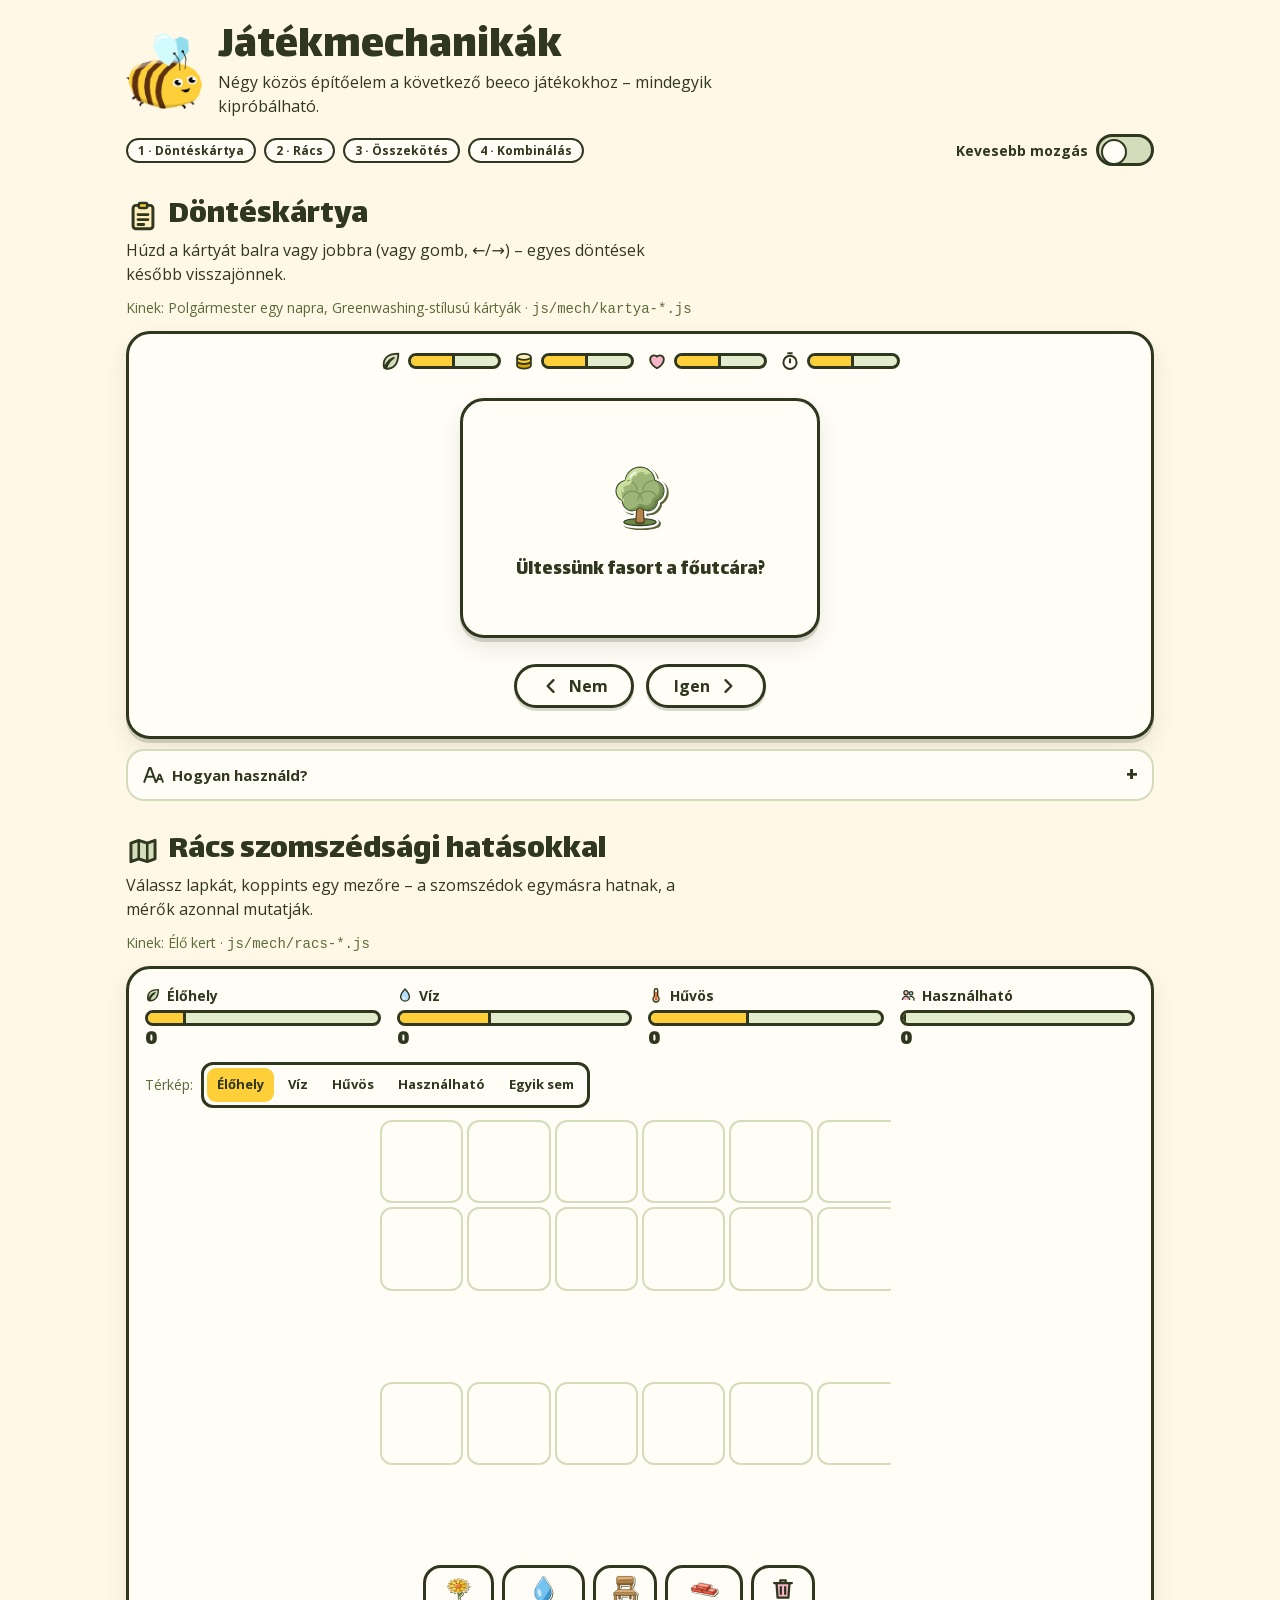
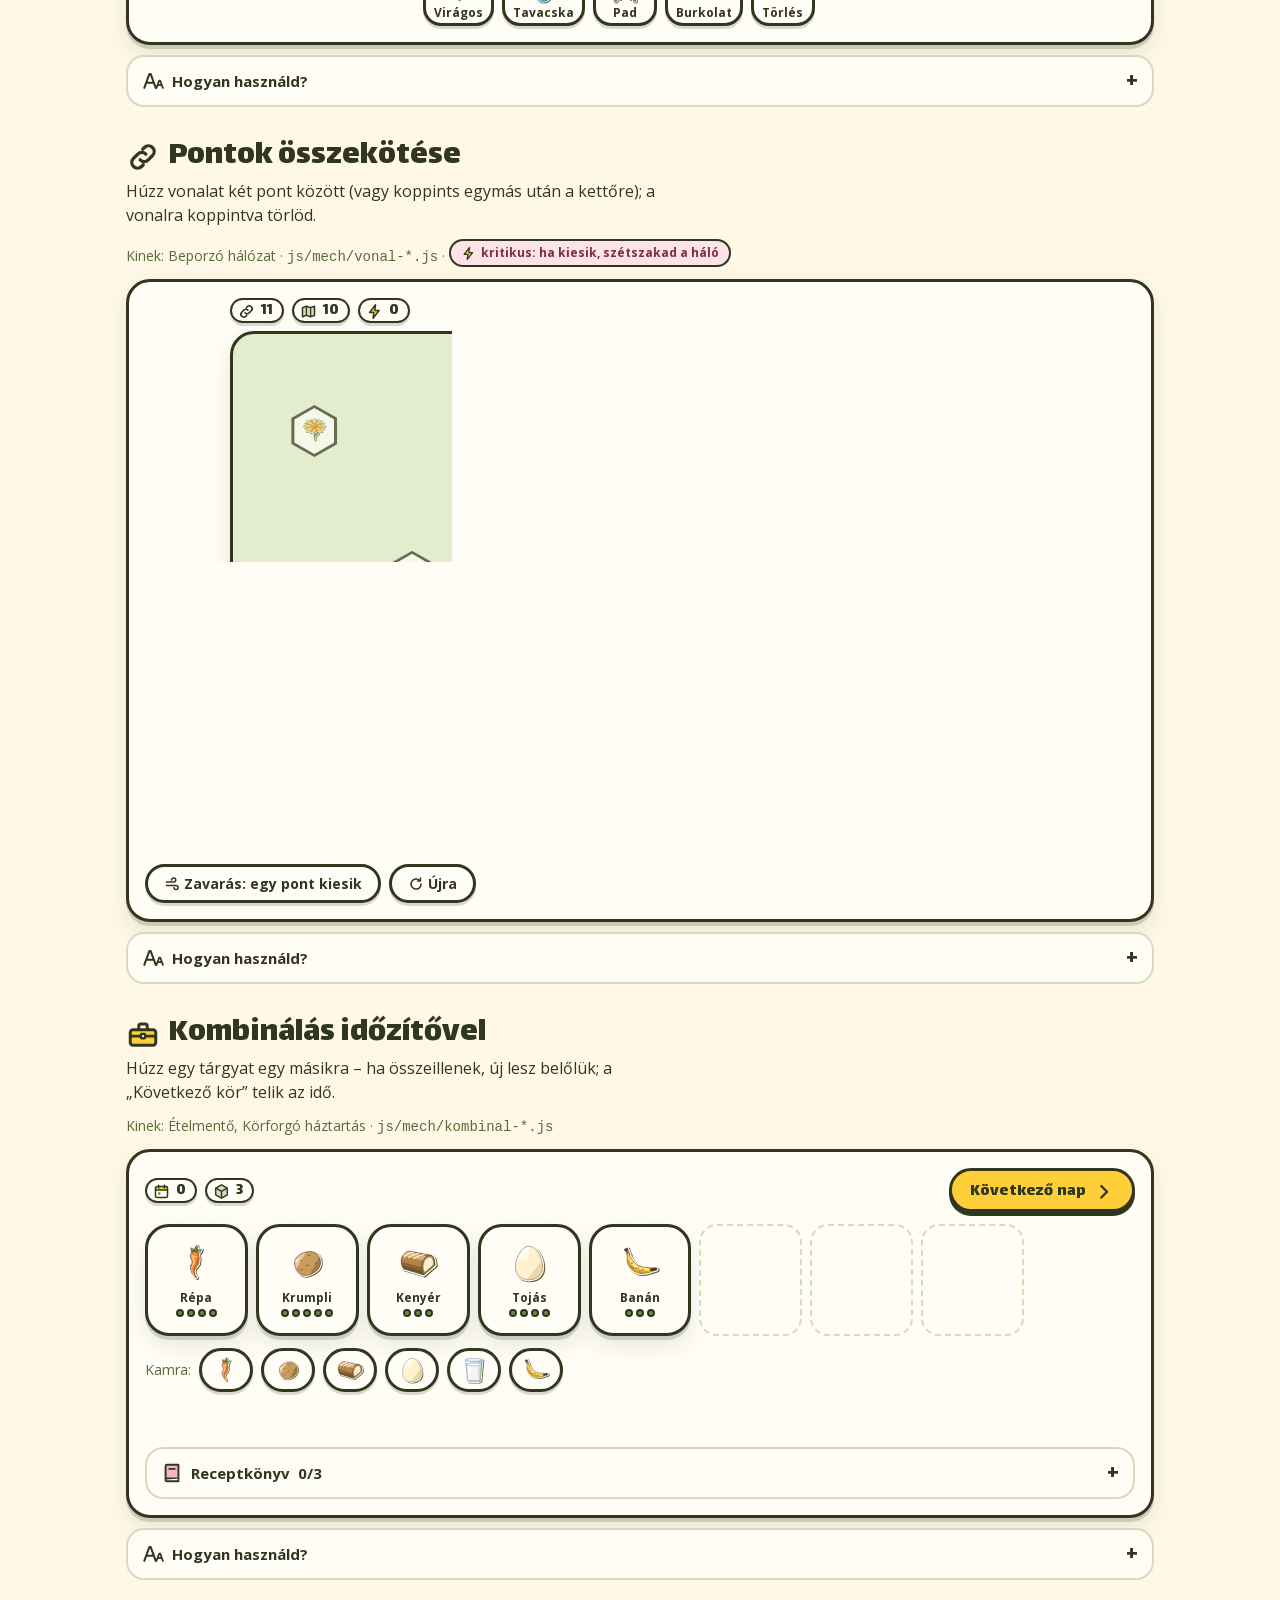
<file: web/mechanikak.html>
<!DOCTYPE html>
<html lang="hu">
<head>
  <meta charset="utf-8">
  <meta name="viewport" content="width=device-width, initial-scale=1, viewport-fit=cover">
  <meta name="robots" content="noindex">
  <title>beeco játékmechanikák</title>
  <meta name="theme-color" content="#FECF39">
  <link rel="icon" type="image/png" sizes="32x32" href="assets/brand/ikon-32.png">
  <link rel="apple-touch-icon" href="assets/brand/ikon-180.png">
  <!--
    ÉLŐ BEMUTATÓ: a négy közös játékmechanika (web/js/mech/) kipróbálható mintával.
    A minta-adatok SEMLEGESEK (absztrakt játékértékek, nem tények) – a valódi tartalom a játékok JSON-jába kerül.
    Leírás és API: docs/mechanikak.md
  -->
  <link rel="preload" href="assets/fonts/lalezar-latin.woff2" as="font" type="font/woff2" crossorigin>
  <link rel="stylesheet" href="css/fonts.css">
  <link rel="stylesheet" href="css/tokens.css">
  <link rel="stylesheet" href="css/ds.css">
  <link rel="stylesheet" href="css/ds-game.css">
  <link rel="stylesheet" href="css/ds-motion.css">
  <link rel="stylesheet" href="css/mech.css">
  <style>
    /* csak a bemutató elrendezése – tokenekkel */
    *{ box-sizing:border-box; }
    [hidden]{ display:none !important; }
    body{ margin:0; color:var(--ink); font-family:var(--body); font-size:var(--fs-m); line-height:1.5;
      background:
        url("data:image/svg+xml,%3Csvg xmlns='http://www.w3.org/2000/svg' width='56' height='97' viewBox='0 0 56 97'%3E%3Cpath d='M28 1 54 16v30L28 61 2 46V16Z M28 61v36 M2 46-2 48 M54 46l4 2' fill='none' stroke='%23D8A500' stroke-opacity='.10' stroke-width='2'/%3E%3C/svg%3E"),
        var(--bg); }   /* halvány méhsejt-minta, mint a főmenüben */
    .wrap{ max-width:1060px; margin:0 auto; padding-inline:var(--sp-4); padding-block:var(--sp-5) 64px; }
    header.top{ display:flex; align-items:center; gap:var(--sp-4); flex-wrap:wrap; }
    header.top img{ width:76px; height:auto; }
    header.top h1{ font:400 clamp(32px, 6vw, var(--fs-3xl))/1 var(--display); margin:0; }
    .bar{ display:flex; flex-wrap:wrap; gap:var(--sp-2); align-items:center; margin-top:var(--sp-4); }
    .bar a{ color:var(--ink); text-decoration:none; }
    .bar label{ display:flex; align-items:center; gap:var(--sp-2); margin-left:auto; font-weight:700; font-size:var(--fs-s); }
    section{ margin-top:var(--sp-6); scroll-margin-top:16px; }
    section > h2{ font:400 var(--fs-2xl)/1.05 var(--display); margin:0 0 var(--sp-1); display:flex; align-items:center; gap:var(--sp-2); }
    section > h2 .pic{ width:34px; height:34px; }
    section > .ds-lead{ margin-bottom:var(--sp-3); }
    .for{ margin:0 0 var(--sp-3); }
    .demo{ background:var(--surface); border:var(--line-w) solid var(--line); border-radius:var(--r-l); box-shadow:var(--soft); padding:var(--sp-4); }
    .demo-row{ display:flex; gap:var(--sp-2); flex-wrap:wrap; align-items:center; margin-top:var(--sp-3); }
    .values{ display:grid; grid-template-columns:repeat(4, 1fr); gap:var(--sp-2) var(--sp-3); width:min(100%, 520px); margin:0 auto var(--sp-4); }
    .values > div{ display:flex; align-items:center; gap:6px; }
    .values .ds-meter{ flex:1; }
    .values .pic{ width:22px; height:22px; }
    .card-art{ font-size:64px; line-height:1; } .card-art img.art{ width:84px; height:84px; vertical-align:0; }
    .card-text{ font:400 var(--fs-l)/1.2 var(--display); margin:0; text-wrap:balance; }
    .card-note{ font-size:var(--fs-s); color:var(--ink-soft); margin:0; }
    pre{ margin:0 0 12px; padding:var(--sp-3); background:var(--bg); border-radius:var(--r-s); overflow-x:auto; font-size:var(--fs-xs); line-height:1.5; }
    @media (max-width:560px){ .values{ grid-template-columns:repeat(2, 1fr); } section > h2{ font-size:var(--fs-xl); } }
  </style>
</head>
<body class="ds-page">
<div class="wrap">
  <header class="top">
    <img src="assets/brand/bee-happy.webp" alt="">
    <div><h1>Játékmechanikák</h1><p class="ds-lead">Négy közös építőelem a következő beeco játékokhoz – mindegyik kipróbálható.</p></div>
  </header>
  <nav class="bar" aria-label="Tartalom">
    <a class="ds-tag" href="#kartya">1 · Döntéskártya</a><a class="ds-tag" href="#racs">2 · Rács</a>
    <a class="ds-tag" href="#vonal">3 · Összekötés</a><a class="ds-tag" href="#kombinal">4 · Kombinálás</a>
    <label>Kevesebb mozgás <button type="button" class="ds-switch" role="switch" aria-checked="false" id="rm" aria-label="Kevesebb mozgás"></button></label>
  </nav>

  <!-- 1. DÖNTÉSKÁRTYA -->
  <section id="kartya">
    <h2><span data-pic="board"></span>Döntéskártya</h2>
    <p class="ds-lead">Húzd a kártyát balra vagy jobbra (vagy gomb, ←/→) – egyes döntések később visszajönnek.</p>
    <p class="for ds-muted">Kinek: Polgármester egy napra, Greenwashing-stílusú kártyák · <code>js/mech/kartya-*.js</code></p>
    <div class="demo">
      <div class="values" id="kVals"></div>
      <div id="kDemo"></div>
      <div class="demo-row" style="justify-content:center"><button type="button" class="ds-btn-sm" id="kAgain" hidden>Újrakezdés</button></div>
    </div>
    <details class="ds-details"><summary><span data-pic="text"></span>Hogyan használd?</summary><div><pre>MechKartya.mount(el, { cards, render:c =&gt; html, labels:{ left:'Nem', right:'Igen' },
  onDecide:(side, card, kovetkezmeny) =&gt; {…}, onEnd:(tortenet) =&gt; {…} });
// késleltetett következmény a kártyán: right:{ label:'Igen', then:{ card:{…}, after:2 } }</pre></div></details>
  </section>

  <!-- 2. RÁCS -->
  <section id="racs">
    <h2><span data-pic="map"></span>Rács szomszédsági hatásokkal</h2>
    <p class="ds-lead">Válassz lapkát, koppints egy mezőre – a szomszédok egymásra hatnak, a mérők azonnal mutatják.</p>
    <p class="for ds-muted">Kinek: Élő kert · <code>js/mech/racs-*.js</code></p>
    <div class="demo"><div id="rDemo"></div></div>
    <details class="ds-details"><summary><span data-pic="text"></span>Hogyan használd?</summary><div><pre>MechRacs.mount(el, { w:6, h:5, tiles:[{ type:'fa', label:'Fa', icon:'🌳' }],
  values:[{ id:'elohely', label:'Élőhely', icon:'leaf', min:-10, max:20 }],
  rules:{ tiles:{ fa:{ base:{ elohely:2 }, aura:{ radius:1, add:{ ho:-1 } },
                       near:[{ type:'virag', add:{ elohely:1 }, max:2 }] } } } });</pre></div></details>
  </section>

  <!-- 3. VONAL -->
  <section id="vonal">
    <h2><span data-pic="link"></span>Pontok összekötése</h2>
    <p class="ds-lead">Húzz vonalat két pont között (vagy koppints egymás után a kettőre); a vonalra koppintva törlöd.</p>
    <p class="for ds-muted">Kinek: Beporzó hálózat · <code>js/mech/vonal-*.js</code> · <span class="ds-tag is-bad"><span data-pic="bolt"></span>kritikus: ha kiesik, szétszakad a háló</span></p>
    <div class="demo">
      <div id="vDemo"></div>
      <div class="demo-row"><button type="button" class="ds-btn-sm" id="vZavar"><span data-pic="wind"></span> Zavarás: egy pont kiesik</button>
        <button type="button" class="ds-btn-sm" id="vUjra"><span data-pic="refresh"></span> Újra</button></div>
    </div>
    <details class="ds-details"><summary><span data-pic="text"></span>Hogyan használd?</summary><div><pre>const v = MechVonal.mount(el, { nodes:[{ id:'a', x:10, y:20, type:'ret' }], size:[100, 60],
  types:{ ret:{ label:'Rét', icon:'🌼' } }, maxDist:30, maxLinks:8, onChange:(m) =&gt; {…} });
v.graph.metrics()  // { components, isolated, critical, bridges, … } · v.remove('a') = zavarás</pre></div></details>
  </section>

  <!-- 4. KOMBINÁLÁS -->
  <section id="kombinal">
    <h2><span data-pic="tools"></span>Kombinálás időzítővel</h2>
    <p class="ds-lead">Húzz egy tárgyat egy másikra – ha összeillenek, új lesz belőlük; a „Következő kör” telik az idő.</p>
    <p class="for ds-muted">Kinek: Ételmentő, Körforgó háztartás · <code>js/mech/kombinal-*.js</code></p>
    <div class="demo"><div id="cDemo"></div></div>
    <details class="ds-details"><summary><span data-pic="text"></span>Hogyan használd?</summary><div><pre>MechKombinal.mount(el, { slots:8, items:{ repa:{ label:'Répa', icon:'🥕', fresh:4, spoilsTo:'komposzt' } },
  recipes:[{ a:'repa', b:'krumpli', out:'leves', time:2 }], start:['repa'], supply:['repa'] });</pre></div></details>
  </section>
</div>

<script src="js/i18n.js"></script><script src="js/i18n/en-kit.js"></script>
<script src="js/pics.js"></script>
<script src="js/ds.js"></script>
<script src="js/art/art.js"></script>
<script src="js/art/art-nature.js"></script>
<script src="js/art/art-nature-b.js"></script>
<script src="js/art/art-home.js"></script>
<script src="js/art/art-food.js"></script>
<script src="js/art/art-things.js"></script>
<script src="js/art/art-things-b.js"></script>
<script src="js/art/art-extra.js"></script>
<script src="js/art/art-office.js"></script>
<script src="js/mech/kozos.js"></script>
<script src="js/mech/kartya-logika.js"></script>
<script src="js/mech/kartya-ui.js"></script>
<script src="js/mech/racs-logika.js"></script>
<script src="js/mech/racs-ui.js"></script>
<script src="js/mech/vonal-logika.js"></script>
<script src="js/mech/vonal-ui.js"></script>
<script src="js/mech/kombinal-logika.js"></script>
<script src="js/mech/kombinal-ui.js"></script>
<script src="js/mech/bemutato.js"></script>
</body>
</html>
</file>
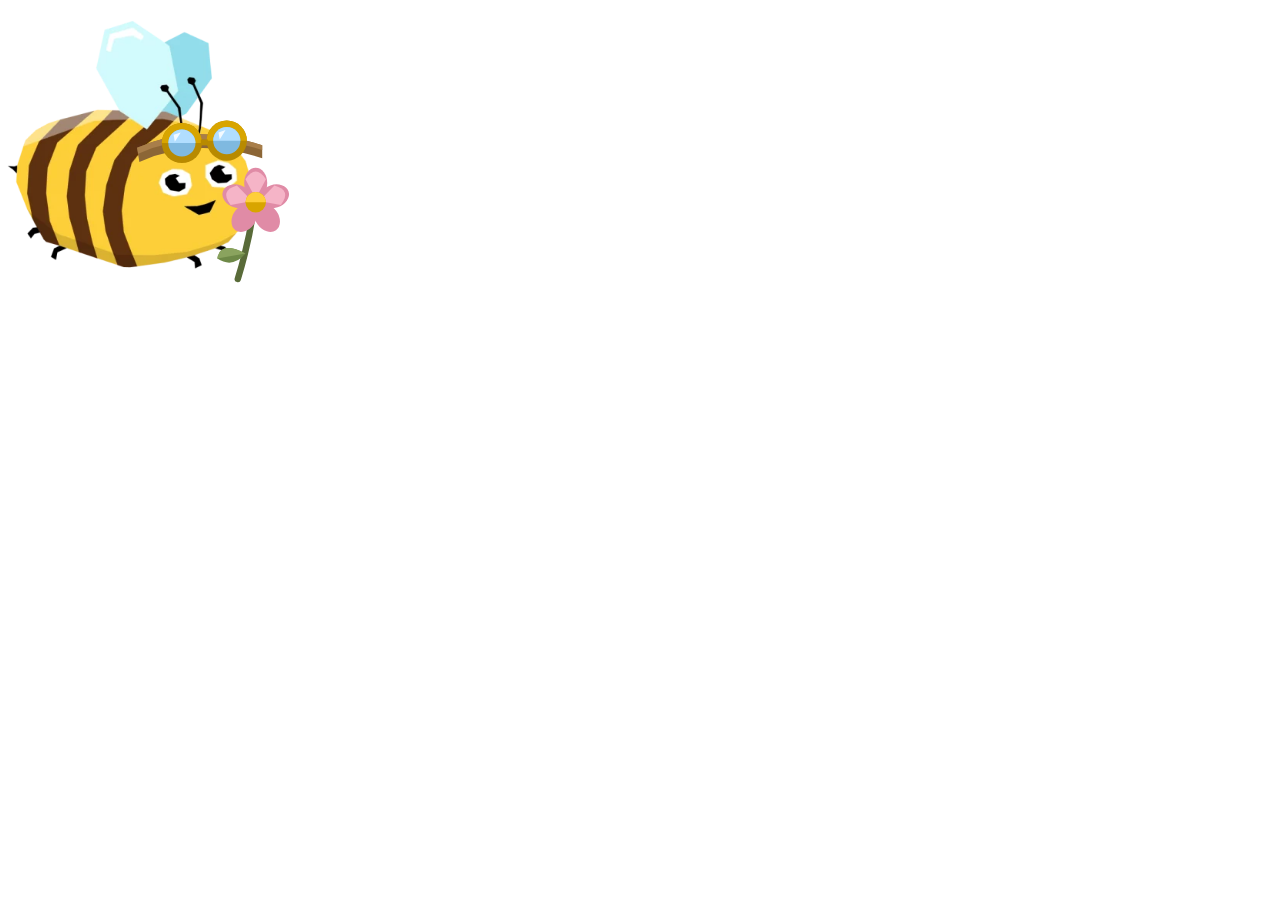
<file: tools/meh-szerepek/beporzo.html>
<!doctype html><html lang="hu"><head><meta charset="utf-8"><title>Méh: Beporzó hálózat</title></head><body>
<!-- Beporzó hálózat: pilótaszemüveg a homlokon + virág -->
<script>
window.MEH = { front: `
  <g transform="translate(214 168) scale(1.2) translate(-214 -168)">
  <!-- pánt a fej körül -->
  <path d="M160 172 Q210 150 266 170 L266 181 Q210 162 162 184 Z" fill="#8C6636"/>
  <path d="M160 172 Q210 150 266 170 L266 174 Q210 155 161 177 Z" fill="#A87E4A"/>
  <!-- két lencse: sárgaréz keret (két tónus), égkék üveg fénylappal -->
  <g>
    <circle cx="198" cy="168" r="17" fill="#B88A00"/><path d="M181 168 A17 17 0 0 1 215 168 Z" fill="#D8A500"/>
    <circle cx="198" cy="168" r="11.5" fill="#7FB9E0"/><path d="M186.5 168 A11.5 11.5 0 0 1 209.5 168 Z" fill="#B1DEFF"/>
    <path d="M191 161 L197 159 L192 167 Z" fill="#FFFFFF" opacity=".85"/>
    <circle cx="236" cy="166" r="17" fill="#B88A00"/><path d="M219 166 A17 17 0 0 1 253 166 Z" fill="#D8A500"/>
    <circle cx="236" cy="166" r="11.5" fill="#7FB9E0"/><path d="M224.5 166 A11.5 11.5 0 0 1 247.5 166 Z" fill="#B1DEFF"/>
    <path d="M229 159 L235 157 L230 165 Z" fill="#FFFFFF" opacity=".85"/>
    <path d="M214 165 H220 V170 H214 Z" fill="#B88A00"/>
  </g>
  </g>
  <!-- virág elöl: szár + levél + öt szirom -->
  <g transform="translate(262 262) scale(1.3) translate(-258 -262)">
  <path d="M262 244 Q258 270 250 296" fill="none" stroke="#596B39" stroke-width="5" stroke-linecap="round"/>
  <path d="M256 276 Q236 266 234 280 Q246 288 256 276 Z" fill="#6E8947"/><path d="M256 276 Q236 266 234 280 Z" fill="#8AA35E"/>
  <g transform="translate(264 236)">
    <g fill="#E08BA6">
      <ellipse cx="0" cy="-15" rx="9" ry="12"/><ellipse cx="0" cy="-15" rx="9" ry="12" transform="rotate(72)"/>
      <ellipse cx="0" cy="-15" rx="9" ry="12" transform="rotate(144)"/><ellipse cx="0" cy="-15" rx="9" ry="12" transform="rotate(216)"/>
      <ellipse cx="0" cy="-15" rx="9" ry="12" transform="rotate(288)"/></g>
    <g fill="#F5B4C7">
      <path d="M0 -3 L-8 -18 Q0 -30 8 -18Z"/><path d="M0 -3 L-8 -18 Q0 -30 8 -18Z" transform="rotate(-72)"/><path d="M0 -3 L-8 -18 Q0 -30 8 -18Z" transform="rotate(72)"/></g>
    <circle r="8" fill="#D8A500"/><path d="M-8 0 A8 8 0 0 1 8 0 Z" fill="#FECF39"/>
  </g></g>` };
</script><script src="meh.js"></script></body></html>
</file>
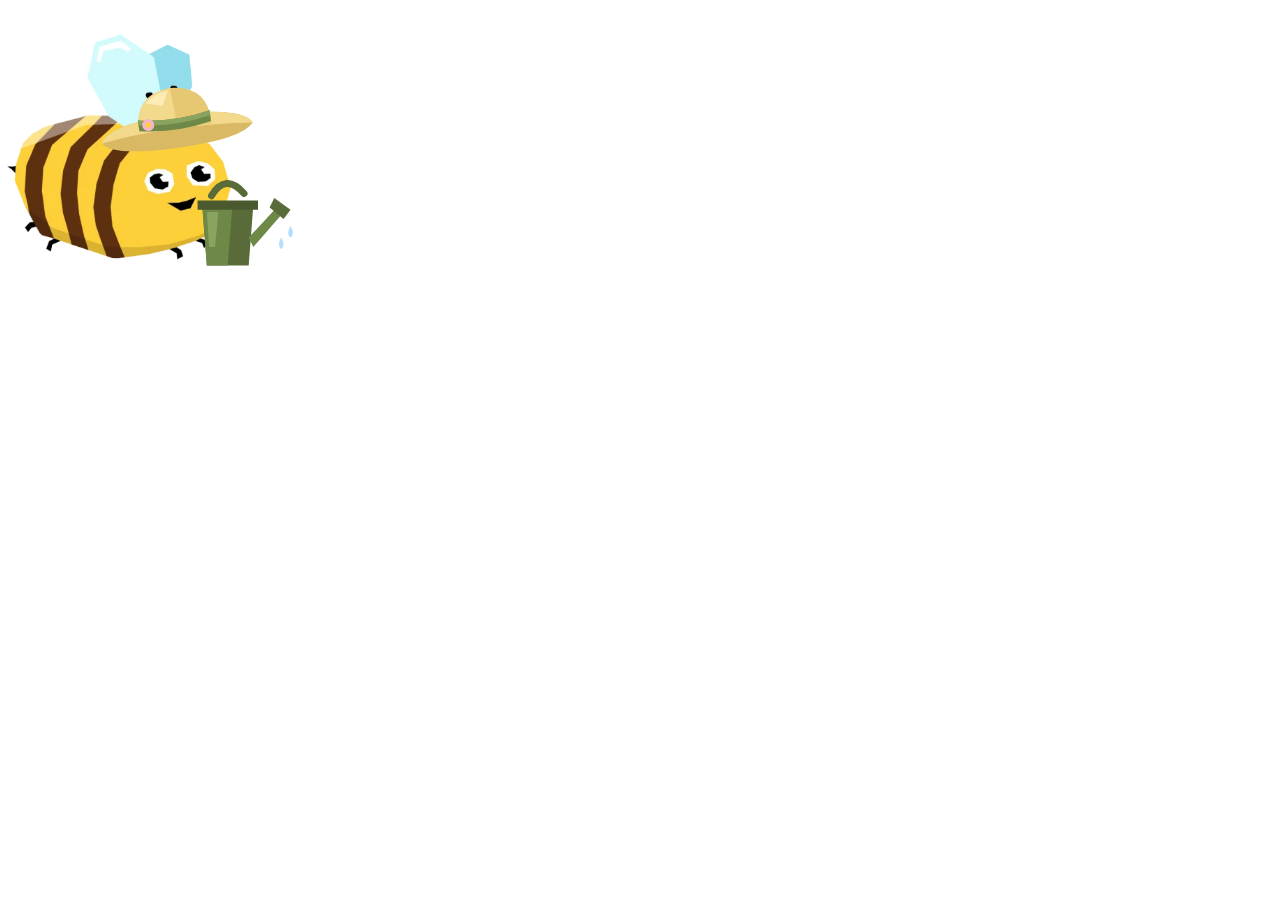
<file: tools/meh-szerepek/elo-kert.html>
<!doctype html><html lang="hu"><head><meta charset="utf-8"><title>Méh: Élő kert</title></head><body>
<!-- Élő kert: szalma napkalap levélzöld szalaggal + kis locsolókanna vízcseppekkel -->
<script>
window.MEH = { front: `
  <g transform="translate(206 160) scale(1.35) translate(-208 -160) rotate(-8 208 150)">
    <!-- karima: alsó sötét, felső világos lap -->
    <path d="M146 156 Q150 142 208 140 Q266 142 272 156 Q262 168 208 168 Q154 168 146 156 Z" fill="#D9B964"/>
    <path d="M146 156 Q150 142 208 140 Q266 142 272 156 Q240 152 208 152 Q170 152 146 156 Z" fill="#F2D98C"/>
    <!-- korona: két tónus + fénylap -->
    <path d="M178 152 Q176 120 208 118 Q240 120 238 152 Z" fill="#E7C872"/>
    <path d="M178 152 Q176 120 208 118 L210 152 Z" fill="#F2D98C"/>
    <path d="M186 128 Q194 121 206 120 L200 132 Z" fill="#FBEBB5"/>
    <!-- szalag -->
    <path d="M178 150 Q208 156 238 150 L238 141 Q208 147 178 141 Z" fill="#6E8947"/>
    <path d="M178 141 Q208 147 238 141 L238 145 Q208 151 178 145 Z" fill="#8AA35E"/>
    <!-- kis virág a szalagon -->
    <circle cx="186" cy="146" r="5" fill="#F5B4C7"/><circle cx="186" cy="146" r="2.2" fill="#FECF39"/>
  </g>
  <!-- locsolókanna elöl -->
  <g transform="translate(270 266) scale(1.3) translate(-262 -258)">
    <path d="M244 226 Q256 206 272 224" fill="none" stroke="#596B39" stroke-width="6" stroke-linecap="round"/>
    <path d="M236 234 H280 L276 286 H240 Z" fill="#596B39"/>
    <path d="M236 234 H262 L258 286 H240 Z" fill="#6E8947"/>
    <path d="M240 240 H250 L247 270 H242 Z" fill="#8AA35E"/>
    <path d="M232 230 H284 V238 H232 Z" fill="#4A5A2E"/>
    <!-- kiöntő -->
    <path d="M276 262 L302 234 L307 239 L280 270 Z" fill="#6E8947"/>
    <path d="M298 228 L312 238 L306 246 L294 236 Z" fill="#596B39"/>
    <!-- vízcseppek -->
    <path d="M312 252 q4 7 0 10 q-4 -3 0 -10Z" fill="#B1DEFF"/>
    <path d="M304 262 q4 7 0 10 q-4 -3 0 -10Z" fill="#B1DEFF"/>
  </g>` };
</script><script src="meh.js"></script></body></html>
</file>
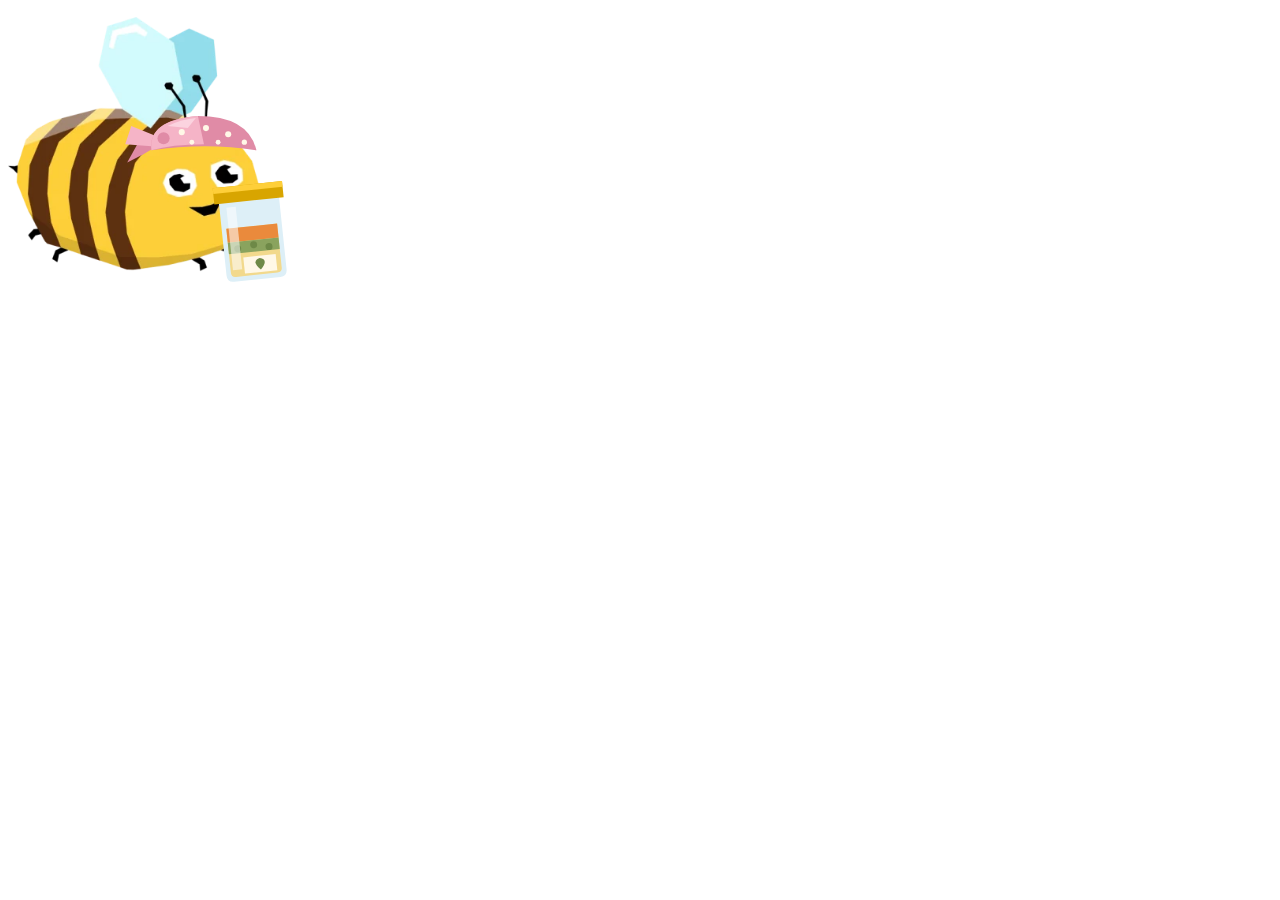
<file: tools/meh-szerepek/etelmento.html>
<!doctype html><html lang="hu"><head><meta charset="utf-8"><title>Méh: Ételmentő</title></head><body>
<!-- Ételmentő: pöttyös fejkendő hátul megkötve + befőttesüveg megmentett maradékkal (nem a Hűtő-mester szakácssapkája) -->
<script>
window.MEH = { front: `
  <!-- fejkendő: a fej tetejét borítja, a csomó és a két vég hátul (balra) -->
  <path d="M172 168 L146 170 L136 188 L152 180 Z" fill="#E08BA6"/>
  <path d="M170 164 L140 152 L134 170 L160 172 Z" fill="#F5B4C7"/>
  <path d="M160 176 Q156 146 206 142 Q256 142 264 176 Q214 168 160 176 Z" fill="#E08BA6"/>
  <path d="M160 176 Q156 146 206 142 L212 170 Q180 170 160 176 Z" fill="#F5B4C7"/>
  <path d="M176 152 Q190 145 204 144 L196 154 Z" fill="#FBD3DF"/>
  <circle cx="172" cy="164" r="6" fill="#E08BA6"/>
  <g fill="#FFF8E7"><circle cx="190" cy="158" r="3"/><circle cx="214" cy="154" r="3"/><circle cx="236" cy="160" r="3"/><circle cx="252" cy="168" r="2.6"/><circle cx="200" cy="168" r="2.4"/><circle cx="226" cy="168" r="2.4"/></g>
  <!-- befőttesüveg: áttetsző üveg, benne rétegzett maradék, méz fedő, címke -->
  <g transform="translate(260 258) scale(1.15) translate(-258 -256) rotate(-6 258 256)">
    <path d="M232 226 H284 V290 Q284 296 278 296 H238 Q232 296 232 290 Z" fill="#DDEFF7"/>
    <path d="M236 250 H280 V288 Q280 292 276 292 H240 Q236 292 236 288 Z" fill="#F2D98C"/>
    <path d="M236 250 H280 V262 H236 Z" fill="#EA8A3C"/>
    <path d="M236 262 H280 V272 H236 Z" fill="#8AA35E"/>
    <g fill="#6E8947"><circle cx="244" cy="268" r="3"/><circle cx="258" cy="266" r="3"/><circle cx="271" cy="269" r="3"/></g>
    <path d="M238 232 H246 V286 H238 Z" fill="#FFFFFF" opacity=".55"/>
    <path d="M228 214 H288 V228 H228 Z" fill="#D8A500"/>
    <path d="M228 214 H288 V219 H228 Z" fill="#FECF39"/>
    <path d="M248 276 H276 V290 H248 Z" fill="#FFF8E7"/>
    <path d="M262 288 Q254 280 262 278 Q270 280 262 288 Z" fill="#6E8947"/>
  </g>` };
</script><script src="meh.js"></script></body></html>
</file>
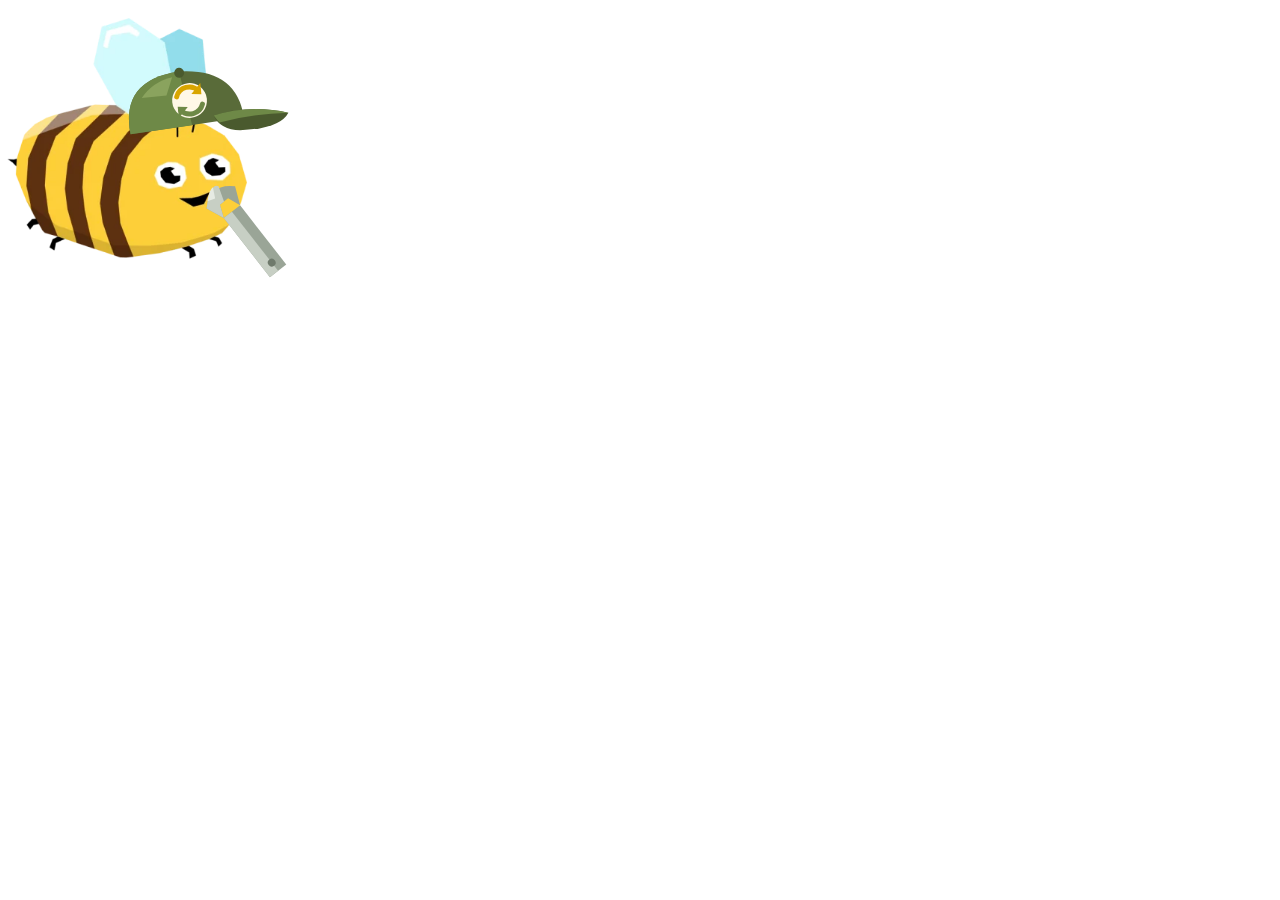
<file: tools/meh-szerepek/korforgo.html>
<!doctype html><html lang="hu"><head><meta charset="utf-8"><title>Méh: Körforgó háztartás</title></head><body>
<!-- Körforgó háztartás: levélzöld baseball-sapka körbe forduló nyilakkal + kis villáskulcs -->
<script>
window.MEH = { front: `
  <g transform="translate(204 154) scale(1.3) translate(-210 -160) rotate(-6 210 150)">
    <!-- sapka: kupola két tónusban, fénylap, ellenző jobbra-előre -->
    <path d="M164 164 Q160 120 208 118 Q254 120 256 160 Z" fill="#596B39"/>
    <path d="M164 164 Q160 120 208 118 L214 162 Z" fill="#6E8947"/>
    <path d="M176 136 Q186 124 202 122 L196 136 Z" fill="#8AA35E"/>
    <path d="M232 156 Q262 150 292 160 Q284 172 252 170 Q236 168 232 156 Z" fill="#4A5A2E"/>
    <path d="M232 156 Q262 150 292 160 Q262 158 236 162 Z" fill="#6E8947"/>
    <circle cx="208" cy="119" r="4" fill="#4A5A2E"/>
    <!-- jel: két körbe forduló nyíl, krém alapon -->
    <circle cx="214" cy="142" r="14" fill="#FFF8E7"/>
    <path d="M204 138 A10.5 10.5 0 0 1 222 135" fill="none" stroke="#D8A500" stroke-width="4" stroke-linecap="round"/>
    <path d="M224 129 L224 138 L216 137 Z" fill="#D8A500"/>
    <path d="M224 146 A10.5 10.5 0 0 1 206 149" fill="none" stroke="#6E8947" stroke-width="4" stroke-linecap="round"/>
    <path d="M204 155 L204 146 L212 147 Z" fill="#6E8947"/>
  </g>
  <!-- villáskulcs elöl, megdöntve -->
  <g transform="translate(274 274) scale(1.35) translate(-262 -262) rotate(-38 262 262)">
    <path d="M254 236 H270 V294 H254 Z" fill="#9AA597"/>
    <path d="M254 236 H262 V294 H254 Z" fill="#C7CFC4"/>
    <path d="M248 222 Q262 208 276 222 L270 236 L266 226 H258 L254 236 Z" fill="#9AA597"/>
    <path d="M248 222 Q262 208 266 214 L262 226 H258 L254 236 Z" fill="#C7CFC4"/>
    <path d="M252 218 Q258 212 262 212 L258 220 Z" fill="#E6EBE3"/>
    <circle cx="262" cy="286" r="3" fill="#6F7A6C"/>
  </g>` };
</script><script src="meh.js"></script></body></html>
</file>
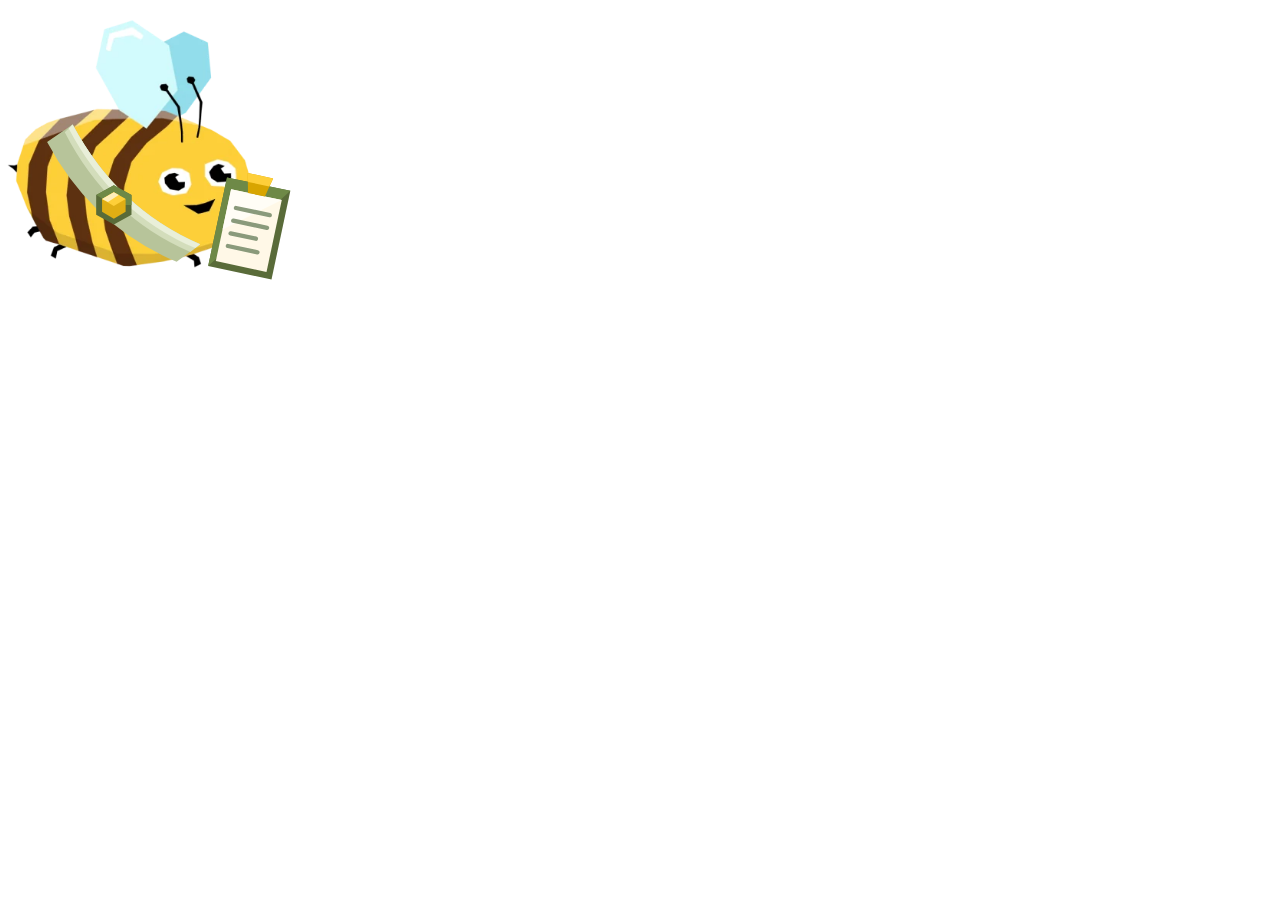
<file: tools/meh-szerepek/polgarmester.html>
<!doctype html><html lang="hu"><head><meta charset="utf-8"><title>Méh: Polgármester egy napra</title></head><body>
<!-- Polgármester egy napra: semleges, pártszín és korona nélkül – zsálya vállszalag hatszög-jelvénnyel + írótábla -->
<script>
window.MEH = { front: `
  <!-- vállszalag: a test tetejétől jobbra le, a csíkokat keresztezve; két tónus + világos él -->
  <path d="M58 168 L84 150 Q130 236 214 272 L190 290 Q104 254 58 168 Z" fill="#B7C49A"/>
  <path d="M84 150 Q130 236 214 272 L204 280 Q120 244 76 158 Z" fill="#D3DDBB"/>
  <path d="M84 150 Q130 236 214 272 L209 276 Q125 240 80 154 Z" fill="#E9EFD9"/>
  <g transform="translate(-10 8)">
  <!-- hatszög-jelvény a szalagon: levélzöld perem, méz közép, világos lap -->
  <path d="M136 204 L154 214 L154 234 L136 244 L118 234 L118 214 Z" fill="#596B39"/>
  <path d="M136 204 L154 214 L154 224 L136 224 L118 214 Z" fill="#6E8947"/>
  <path d="M136 211 L148 218 L148 231 L136 238 L124 231 L124 218 Z" fill="#E0AE14"/>
  <path d="M136 211 L148 218 L136 225 L124 218 Z" fill="#FECF39"/>
  <path d="M136 211 L141 214 L130 221 L124 218 Z" fill="#FEEEBB"/>
  </g>
  <!-- írótábla elöl, kicsit megdöntve -->
  <g transform="translate(264 256) scale(1.1) translate(-262 -256) rotate(12 262 256)">
    <path d="M232 214 H292 V298 H232 Z" fill="#596B39"/>
    <path d="M232 214 H292 L232 298 Z" fill="#6E8947"/>
    <path d="M238 224 H286 V292 H238 Z" fill="#FFF8E7"/>
    <path d="M238 224 H286 L238 262 Z" fill="#FFFDF6"/>
    <path d="M246 240 H278 M246 252 H278 M246 264 H270 M246 276 H274" stroke="#8A9A7B" stroke-width="4" stroke-linecap="round"/>
    <path d="M250 206 H274 L270 224 H254 Z" fill="#D8A500"/>
    <path d="M250 206 H274 L272 214 H252 Z" fill="#FECF39"/>
  </g>` };
</script><script src="meh.js"></script></body></html>
</file>
<file: web/css/fonts.css>
/* ============================================================
   Betűk – SAJÁT szerverről (nem a Google Fonts-ról)
   • Miért: a Netlify biztonsági szabálya (CSP) csak saját forrású betűt enged, és így a játékos IP-címe
     sem megy harmadik félhez (iskolák, cégek – adatvédelem).
   • Lalezar (címek, számok) és Open Sans (szöveg, változó vastagság 400–700) – mindkettő SIL Open Font License 1.1,
     szabadon beágyazható. Csak a latin + latin-ext (magyar ő, ű) részhalmaz.
   ============================================================ */
/* Lalezar – latin-ext */
@font-face{ font-family:'Lalezar'; font-style:normal; font-weight:400; font-display:swap;
  src:url(../assets/fonts/lalezar-latin-ext.woff2) format('woff2'); unicode-range:U+0100-02BA, U+02BD-02C5, U+02C7-02CC, U+02CE-02D7, U+02DD-02FF, U+0304, U+0308, U+0329, U+1D00-1DBF, U+1E00-1E9F, U+1EF2-1EFF, U+2020, U+20A0-20AB, U+20AD-20C0, U+2113, U+2C60-2C7F, U+A720-A7FF; }
/* Lalezar – latin */
@font-face{ font-family:'Lalezar'; font-style:normal; font-weight:400; font-display:swap;
  src:url(../assets/fonts/lalezar-latin.woff2) format('woff2'); unicode-range:U+0000-00FF, U+0131, U+0152-0153, U+02BB-02BC, U+02C6, U+02DA, U+02DC, U+0304, U+0308, U+0329, U+2000-206F, U+20AC, U+2122, U+2191, U+2193, U+2212, U+2215, U+FEFF, U+FFFD; }
/* Open Sans – latin-ext */
@font-face{ font-family:'Open Sans'; font-style:normal; font-weight:400 700; font-display:swap;
  src:url(../assets/fonts/opensans-latin-ext.woff2) format('woff2'); unicode-range:U+0100-02BA, U+02BD-02C5, U+02C7-02CC, U+02CE-02D7, U+02DD-02FF, U+0304, U+0308, U+0329, U+1D00-1DBF, U+1E00-1E9F, U+1EF2-1EFF, U+2020, U+20A0-20AB, U+20AD-20C0, U+2113, U+2C60-2C7F, U+A720-A7FF; }
/* Open Sans – latin */
@font-face{ font-family:'Open Sans'; font-style:normal; font-weight:400 700; font-display:swap;
  src:url(../assets/fonts/opensans-latin.woff2) format('woff2'); unicode-range:U+0000-00FF, U+0131, U+0152-0153, U+02BB-02BC, U+02C6, U+02DA, U+02DC, U+0304, U+0308, U+0329, U+2000-206F, U+20AC, U+2122, U+2191, U+2193, U+2212, U+2215, U+FEFF, U+FFFD; }
</file>
<file: web/css/tokens.css>
/* ============================================================
   beeco JÁTÉK-ARCULAT — TOKENEK (az egyetlen igazságforrás)

   Mi a token? Egy elnevezett tervezési érték (szín, betűméret, lekerekítés, árnyék…).
   A felületek NEM írnak be nyers értéket (pl. #FECF39 vagy 18px sarok), hanem a nevét használják
   (var(--honey), var(--r-m)). Így egy helyen átírva mindenhol változik, és minden játék egységes marad.

   Szabály: új színt/méretet ide veszünk fel, a JS-párja a web/js/ds.js-ben van
   (a tests/check-arculat.js ellenőrzi, hogy a kettő egyezik). Leírás: docs/arculat.md.
   ============================================================ */
:root{
  /* ---- 1. Paletta: a beeco app színei (nyers színek) ---- */
  --honey:#FECF39;      /* méz – fő szín, fő gomb, kiemelés */
  --honey-deep:#D8A500; /* nyomott méz – méhsejt-minta, 3D sziget alja */
  --butter:#FEEEBB;     /* vaj – halvány méz háttér */
  --olive:#2F371E;      /* olíva – vonal és szöveg (a fekete helyett) */
  --olive-soft:#596B39; /* halvány olíva – másodlagos szöveg */
  --leaf:#6E8947;       /* levél – „bekapcsolva", siker jelölése */
  --sage:#D3DDBB;       /* zsálya – sín, keret */
  --sage-bg:#E3ECCD;    /* halvány zsálya – jó válasz háttere */
  --cream:#FFF8E7;      /* krém – oldalháttér */
  --paper:#FFFDF6;      /* papír – kártyák, panelek */
  --blossom:#F5B4C7;    /* rózsa – sorozat, játékos kiemelés */
  --blossom-bg:#FDE2E8; /* halvány rózsa – „próbáld újra" háttere */
  --berry:#7A2E3F;      /* bogyó – „próbáld újra" szövege */
  --sky:#B1DEFF;        /* égkék – víz, hűtő, hideg */
  --sky-bg:#D6E8F7;     /* halvány égkék */
  --ember:#EA580C;      /* parázs – meleg, figyelmeztetés (csak ikonban/díszben) */
  --focus:#2656D9;      /* billentyűzet-fókusz és link (szándékosan kilóg a palettából, hogy látszódjon) */
  --night:#1F2615;      /* éjszaka – sötét környezet alapja (éjszakai nézet, hőkamera, mozi-jelenet) */
  --night-surface:#353F25; /* éjszakai kártya, panel */

  /* ---- 2. Szerepek: MIRE való a szín (ezeket használd a felületeken) ---- */
  --bg:var(--cream);  --surface:var(--paper);  --ink:var(--olive);  --ink-soft:var(--olive-soft);  --line:var(--olive);
  --accent:var(--honey);  --on-accent:var(--olive);   /* szöveg a méz színen – sötét környezetben is olíva marad */
  --good-bg:var(--sage-bg);   --good-ink:var(--olive);  --good:var(--leaf);
  --bad-bg:var(--blossom-bg); --bad-ink:var(--berry);
  --scrim:rgba(47,55,30,.45);  /* sötétítés a felugró ablak mögött */
  --data-before:var(--blossom); --data-after:var(--leaf);   /* adat: „előtte" és „utána" oszlop, mérő */

  /* ---- 3. Betűk ---- */
  --display:"Lalezar", "Arial Rounded MT Bold", "Trebuchet MS", system-ui, sans-serif;   /* címek, számok, fő gomb */
  --body:"Open Sans", "Segoe UI", system-ui, -apple-system, sans-serif;                   /* minden szöveg */
  --fs-xs:12px; --fs-s:14px; --fs-m:16px; --fs-l:20px; --fs-xl:26px; --fs-2xl:34px; --fs-3xl:46px;

  /* ---- 4. Térköz (4 px-es rács) ---- */
  --sp-1:4px; --sp-2:8px; --sp-3:12px; --sp-4:16px; --sp-5:24px; --sp-6:32px;

  /* ---- 5. Forma ---- */
  --line-w:3px;                                  /* minden körvonal ilyen vastag */
  --r-s:12px; --r-m:18px; --r-l:24px; --r-xl:32px; --r-pill:999px;
  --hex:polygon(50% 0, 100% 25%, 100% 75%, 50% 100%, 0 75%, 0 25%);   /* hatszög (játék- és jelvényikon) */

  /* ---- 6. Árnyék: puha „matrica" – SOHA nem kemény, eltolt fekete ---- */
  --soft:0 4px 0 rgba(47,55,30,.18), 0 10px 22px rgba(47,55,30,.10);   /* kártya, panel */
  --soft-sm:0 3px 0 rgba(47,55,30,.18);                                   /* kis elem */
  --press:0 4px 0 var(--olive);                                           /* nagy gomb „vastagsága" */

  /* ---- 7. Mozgás ---- */
  --t-fast:.12s; --t-base:.2s; --t-slow:.4s; --t-xslow:.8s;   /* xslow: felszálló pontszám, röppenő darabkák */
  --ease:cubic-bezier(.2,.8,.2,1);        /* lágy megállás – beúszás, csúszka */
  --bounce:cubic-bezier(.34,1.56,.64,1);  /* kis rugózás – felugró jelvény, pont */
  --glow:rgba(254,207,57,.5); --glow-0:rgba(254,207,57,0);   /* mézes ragyogás (figyelemfelhívás) */
  --shine:rgba(255,255,255,.55);                              /* fénycsík a matricán, gombon */

  /* ---- 8. Érintés: legkisebb koppintható méret ---- */
  --tap:44px;

  /* ---- 9. Rétegek (mi takar mit) – alulról felfelé; köztes érték: calc(var(--z-…) + 1) ---- */
  --z-world:8;     /* a 3D kép fölötti jelölők: célkereszt, névcímke, hőkamera-szűrő */
  --z-hud:10;      /* játék közbeni kijelzők, 2D játéktábla */
  --z-controls:12; /* rendszergombok, vezérlők, játékbeli értesítés */
  --z-bubble:16;   /* méhecske-buborék, bemutató, részletek */
  --z-panel:20;    /* panel: szint vége, főmenü, nyomozótábla */
  --z-popup:22;    /* panel fölötti ablak: játékleíró */
  --z-scene:30;    /* teljes képernyős jelenet, húzott elem */
  --z-alert:40;    /* felvillanás, betöltés */
  --z-top:46;      /* legfelül: megosztás, új jelvény */

  /* ---- 10. Adatskálák (hőtérkép, élőhely-érték, hálózati terhelés) – leírás: docs/adatskala.md ----
     Mind az 5 fokozaton olvasható az olíva szöveg (≥ 4,5:1), ezért szám és jelvény is ülhet rajtuk.
     Szabály: a szín soha nem egyedül mond valamit – mellé szám, jel (+/−) vagy ikon is kell. */
  /* egyirányú (szekvenciális): kevés → sok · halvány zsálya → mély levél */
  --scale-1:#EEF3DE; --scale-2:#D8E4BC; --scale-3:#BFD29A; --scale-4:#A6BF7B; --scale-5:#8BA863;
  /* kétirányú (divergáló): rossz ← semleges krém → jó · rózsa/bogyó ↔ levél (a pozitív oldal = scale-2 / scale-4) */
  --div-neg-2:#E88FA6; --div-neg-1:#F7C6D2; --div-0:#FBF3E0; --div-pos-1:#D8E4BC; --div-pos-2:#A6BF7B;
  /* színtévesztő-barát változat (kék ↔ narancs; vörös–zöld tévesztésnél is szétválik) */
  --scale-cb-1:#E6F1FB; --scale-cb-2:#C6E0F6; --scale-cb-3:#A2CBEF; --scale-cb-4:#80B5E6; --scale-cb-5:#66A3DD;
  --div-cb-neg-2:#F0A35E; --div-cb-neg-1:#F9D1A8; --div-cb-0:#FBF3E0; --div-cb-pos-1:#C6E0F6; --div-cb-pos-2:#80B5E6;
  /* szerepek: a felületek EZEKET használják – a .ds-cb osztály (html vagy body) a színtévesztő változatra vált */
  --data-seq-1:var(--scale-1); --data-seq-2:var(--scale-2); --data-seq-3:var(--scale-3); --data-seq-4:var(--scale-4); --data-seq-5:var(--scale-5);
  --data-neg-2:var(--div-neg-2); --data-neg-1:var(--div-neg-1); --data-0:var(--div-0); --data-pos-1:var(--div-pos-1); --data-pos-2:var(--div-pos-2);
  --on-data:var(--olive);   /* szöveg bármelyik adatfokozaton */

  /* ---- Régi nevek (neo-brutalista skin) → új tokenek. Új kódban NE használd; a check-arculat.js számolja. ---- */
  --sarga:var(--honey); --fekete:var(--olive); --krem:var(--cream);
}

/* ---- Színtévesztő-barát adatskála: <html class="ds-cb"> vagy <body class="ds-cb"> (beállításból kapcsolható) ----
   Csak a --data-* szerepeket írja át, a paletta és a többi felület változatlan. */
.ds-cb{
  --data-seq-1:var(--scale-cb-1); --data-seq-2:var(--scale-cb-2); --data-seq-3:var(--scale-cb-3); --data-seq-4:var(--scale-cb-4); --data-seq-5:var(--scale-cb-5);
  --data-neg-2:var(--div-cb-neg-2); --data-neg-1:var(--div-cb-neg-1); --data-0:var(--div-cb-0); --data-pos-1:var(--div-cb-pos-1); --data-pos-2:var(--div-cb-pos-2);
}

/* „Nagyobb betűk” (Beállítások → Nagyobb betűk): CSAK a betűméret-tokeneket írja felül, semmi mást.
   2026-09-23: ez a blokk korábban tévedésből a :root közepére került, és kiütötte a sarok-, térköz- és árnyék-tokeneket. */
html.nagy-betuk {
  --fs-xs:14px; --fs-s:16px; --fs-m:19px; --fs-l:23px; --fs-xl:30px; --fs-2xl:38px; --fs-3xl:50px;
}
</file>
<file: web/css/ds.css>
/* ============================================================
   beeco JÁTÉK-ARCULAT — ELEMKÉSZLET (komponensek)

   Új felületen ezeket az osztályokat használd (ds- előtag), csak tokenekkel (css/tokens.css).
   A régi osztálynevek (pl. .btn, .mnBtn, .mnSwitch) ÁLNÉVKÉNT ugyanezt a kinézetet kapják, így a
   régi modulok is egységesek; átírásuk ds- névre ráér (docs/arculat.md → „Álnevek").
   Élő bemutató: /arculat.html
   ============================================================ */

/* ---- Alap ---- */
.ds-sr{ position:absolute; width:1px; height:1px; overflow:hidden; clip:rect(0 0 0 0); white-space:nowrap; }   /* csak képernyőolvasónak */
.ds-page{ background:var(--bg); color:var(--ink); font-family:var(--body); }
.ds-title{ font:400 var(--fs-2xl)/1.05 var(--display); color:var(--ink); margin:0; text-wrap:balance; }
.ds-h3{ font:400 var(--fs-l)/1.1 var(--display); color:var(--ink); margin:0; }
.ds-lead{ font-size:var(--fs-m); line-height:1.5; color:var(--ink); margin:0; max-width:62ch; }   /* képernyőnként EGY mondat */
.ds-muted{ font-size:var(--fs-s); line-height:1.45; color:var(--ink-soft); }
.ds-num{ font-family:var(--display); font-variant-numeric:tabular-nums; }
.pic{ width:1.15em; height:1.15em; display:inline-block; vertical-align:-.2em; flex:0 0 auto; }

/* ---- Nagy gomb: a képernyő fő cselekvése (képernyőnként egy) ---- */
.ds-btn, .btn{ display:inline-flex; align-items:center; justify-content:center; gap:var(--sp-2); min-height:var(--tap);
  background:var(--accent); color:var(--on-accent); border:var(--line-w) solid var(--line); border-radius:var(--r-pill);
  padding:12px 30px 9px; font:400 21px/1.1 var(--display); letter-spacing:.2px; cursor:pointer; text-decoration:none;
  box-shadow:var(--press); transition:transform .08s, box-shadow .08s; }
.ds-btn:active, .btn:active{ transform:translateY(3px); box-shadow:0 1px 0 var(--line); }
.ds-btn.is-secondary{ background:var(--surface); color:var(--ink); }
.ds-btn.is-small{ font-size:17px; padding:8px 18px 5px; }
.ds-btn.is-block{ display:flex; width:100%; }
.ds-btn[disabled], .btn[disabled]{ opacity:.5; cursor:progress; }

/* ---- Kis gomb: másodlagos választás (szint, beállítás, „Mégse") ---- */
.ds-btn-sm, .mnBtn{ display:inline-block; min-height:36px; font:700 var(--fs-s)/1.25 var(--body); cursor:pointer; color:var(--ink);
  background:var(--surface); border:var(--line-w) solid var(--line); border-radius:var(--r-pill); padding:8px 16px; box-shadow:var(--soft-sm); }
.ds-btn-sm.is-primary, .mnBtn.primary{ background:var(--accent); color:var(--on-accent); }
.ds-btn-sm:active, .mnBtn:active{ transform:translateY(2px); box-shadow:0 1px 0 rgba(47,55,30,.18); }
.ds-btn-sm small, .mnBtn small{ display:block; font-weight:400; font-size:11.5px; color:var(--ink-soft); }
.ds-btn-sm[disabled], .mnBtn[disabled]{ opacity:.5; cursor:not-allowed; }

/* ---- Kerek ikon-gomb (menü, hang, bezárás) – mindig kap aria-label-t ---- */
.ds-icon-btn{ width:var(--tap); height:var(--tap); border-radius:50%; display:grid; place-items:center; padding:0; cursor:pointer;
  background:var(--surface); border:var(--line-w) solid var(--line); box-shadow:var(--soft-sm); color:var(--ink); }
.ds-icon-btn .pic{ width:22px; height:22px; }
.ds-icon-btn.is-accent{ background:var(--accent); color:var(--on-accent); }

/* ---- Csipesz: szám + piktogram (pont, sorozat, élet, rekord) ---- */
.ds-chip{ display:inline-flex; align-items:center; gap:6px; background:var(--surface); color:var(--ink);
  border:var(--line-w) solid var(--line); border-radius:var(--r-pill); padding:5px 12px 3px 8px;
  font:400 20px/1 var(--display); font-variant-numeric:tabular-nums; box-shadow:var(--soft-sm); white-space:nowrap; }
.ds-chip .pic{ width:22px; height:22px; vertical-align:-3px; }
.ds-chip.is-small{ font-size:16px; padding:3px 9px 1px 6px; border-width:2.5px; } .ds-chip.is-small .pic{ width:17px; height:17px; }
.ds-chip.is-big{ font-size:26px; padding:6px 14px 3px 10px; } .ds-chip.is-big .pic{ width:26px; height:26px; }
.ds-chip.is-honey{ background:var(--accent); color:var(--on-accent); } .ds-chip.is-blossom{ background:var(--blossom); }
.ds-chip.is-good{ background:var(--good-bg); color:var(--good-ink); } .ds-chip.is-bad{ background:var(--bad-bg); color:var(--bad-ink); }

/* ---- Kártya ---- */
.ds-card{ background:var(--surface); color:var(--ink); border:var(--line-w) solid var(--line); border-radius:var(--r-l);
  box-shadow:var(--soft); padding:var(--sp-4); }
.ds-card.is-flat{ box-shadow:none; }
.ds-card.is-interactive{ cursor:pointer; transition:transform var(--t-fast) ease, box-shadow var(--t-fast) ease; }
.ds-card.is-interactive:hover{ transform:translateY(-3px); }
.ds-card.is-interactive:active{ transform:translateY(2px); box-shadow:var(--soft-sm); }

/* ---- Felugró panel + sötétítés ---- */
.ds-scrim{ position:fixed; inset:0; background:var(--scrim); display:flex; align-items:flex-start; justify-content:center; overflow-y:auto;
  padding:max(14px, env(safe-area-inset-top)) 12px max(14px, env(safe-area-inset-bottom)); }
.ds-panel, .overlay .box{ position:relative; background:var(--bg); color:var(--ink); border:var(--line-w) solid var(--line);
  border-radius:var(--r-xl); box-shadow:var(--soft); }
.ds-panel{ margin:auto; width:min(620px, 100%); padding:22px 22px 18px; animation:dsIn var(--t-base) ease-out; }
@keyframes dsIn{ from{ transform:translateY(14px) scale(.98); opacity:0; } to{ transform:none; opacity:1; } }

/* ---- Hatszög: játék-, szerep- és jelvényikon (háttérszín: --acc) ---- */
.ds-hex{ width:var(--size, 118px); aspect-ratio:1/1.1; clip-path:var(--hex); background:var(--acc, var(--butter));
  display:grid; place-items:center; flex:0 0 auto; }
.ds-hex img{ width:78%; height:auto; transition:transform .25s ease; }
.ds-hex > .pic{ width:44%; height:44%; }
.ds-hex .ds-hex-ico{ font-size:calc(var(--size, 118px) * .4); }
.ds-hex img.art{ width:62%; height:auto; }

/* ---- Illusztráció (matrica) a szövegben – artIcon() adja: a betűmérethez igazodik, mint egy emoji ---- */
img.art{ display:inline-block; width:1.35em; height:1.35em; object-fit:contain; vertical-align:-.32em; -webkit-user-drag:none; user-select:none; }

/* ---- Lenyitható rész: minden, ami nem fér az „egy mondatba" ---- */
.ds-details{ margin-top:10px; background:var(--surface); border:2.5px solid var(--sage); border-radius:var(--r-m); padding:2px 14px; }
.ds-details summary{ display:flex; align-items:center; gap:8px; min-height:var(--tap); cursor:pointer; list-style:none; font-weight:700; font-size:15px; }
.ds-details summary::-webkit-details-marker{ display:none; }
.ds-details summary::after{ content:"+"; margin-left:auto; font:400 24px/1 var(--display); }
.ds-details[open] summary::after{ content:"–"; }
.ds-details summary .pic{ width:22px; height:22px; }
.ds-details ul, .ds-details ol{ margin:0 0 12px 20px; padding:0; font-size:var(--fs-s); line-height:1.5; }
.ds-details li{ margin:3px 0; }
.ds-details > p, .ds-details > div{ margin:0 0 12px; font-size:var(--fs-s); line-height:1.55; }

/* ---- Kapcsoló (be/ki) – button role="switch" aria-checked ---- */
.ds-switch, .mnSwitch{ position:relative; flex:0 0 auto; width:58px; height:32px; border-radius:20px; border:var(--line-w) solid var(--line);
  background:var(--sage); cursor:pointer; padding:0; }
.ds-switch::after, .mnSwitch::after{ content:""; position:absolute; top:2px; left:2px; width:22px; height:22px; border-radius:50%;
  background:var(--surface); border:2px solid var(--line); transition:left .15s; }
.ds-switch[aria-checked="true"], .mnSwitch[aria-checked="true"]{ background:var(--good); }
.ds-switch[aria-checked="true"]::after, .mnSwitch[aria-checked="true"]::after{ left:28px; background:var(--accent); }
.ds-switch[disabled], .mnSwitch[disabled]{ opacity:.4; cursor:not-allowed; }

/* ---- Fülek (pirula-sáv) ---- */
.ds-tabs{ display:flex; gap:4px; background:var(--surface); border:var(--line-w) solid var(--line); border-radius:var(--r-pill); padding:4px; box-shadow:var(--soft-sm); }
.ds-tab{ display:flex; align-items:center; gap:7px; min-height:38px; font:700 15px/1 var(--body); cursor:pointer; border:none;
  border-radius:var(--r-pill); padding:8px 14px; background:none; color:var(--ink); }
.ds-tab .pic{ width:22px; height:22px; }
.ds-tab.on, .ds-tab[aria-selected="true"]{ background:var(--accent); color:var(--on-accent); }

/* ---- Szegmens-választó (egy a több közül, pl. Könnyű / Normál / Nyomozó) – role="radiogroup" ---- */
.ds-seg{ display:flex; gap:4px; background:var(--surface); border:var(--line-w) solid var(--line); border-radius:var(--r-s); padding:3px; flex:0 0 auto; }
.ds-seg button{ min-height:34px; font:700 13px/1 var(--body); border:none; background:none; border-radius:9px; padding:6px 10px; cursor:pointer; color:var(--ink); }
.ds-seg button.on, .ds-seg button[aria-checked="true"]{ background:var(--accent); color:var(--on-accent); }

/* ---- Visszajelzés: jó / próbáld újra (mindig ikonnal is, ne csak színnel) ---- */
.ds-feedback{ display:inline-flex; align-items:center; gap:10px; border:var(--line-w) solid var(--line); border-radius:var(--r-l);
  box-shadow:var(--soft); padding:10px 18px 8px; font:400 24px/1.1 var(--display); background:var(--surface); color:var(--ink); }
.ds-feedback .pic{ width:28px; height:28px; }
.ds-feedback.is-good{ background:var(--good-bg); color:var(--good-ink); }
.ds-feedback.is-bad{ background:var(--bad-bg); color:var(--bad-ink); }

/* ---- Mérő (haladás, jövő-mérő, csillag-sáv) ---- */
.ds-meter{ height:16px; border:var(--line-w) solid var(--line); border-radius:var(--r-pill); background:var(--sage-bg); overflow:hidden; }
.ds-meter > i{ display:block; height:100%; width:var(--v, 0%); background:var(--accent); border-right:var(--line-w) solid var(--line);
  transition:width var(--t-base) var(--ease); }
.ds-meter.is-good > i{ background:var(--good); }

/* ---- Kiemelt sáv (pl. „Töltsd le a beeco appot") ---- */
.ds-banner{ display:flex; align-items:center; justify-content:space-between; gap:14px; flex-wrap:wrap; background:var(--accent); color:var(--on-accent);
  border:var(--line-w) solid var(--line); border-radius:var(--r-l); box-shadow:var(--soft); padding:12px 16px; }

/* ---- Billentyű-jel ---- */
.ds-key, .key{ display:inline-block; background:var(--butter); border:2px solid var(--line); border-radius:8px; padding:0 6px; font:700 12px/1.6 var(--body); }

/* ---- Hozzáférhetőség ---- */
.ds-btn:focus-visible, .btn:focus-visible, .ds-btn-sm:focus-visible, .mnBtn:focus-visible, .ds-icon-btn:focus-visible, .ds-switch:focus-visible,
.mnSwitch:focus-visible, .ds-tab:focus-visible, .ds-seg button:focus-visible, .ds-details summary:focus-visible, .ds-card.is-interactive:focus-visible, .ds-dots button:focus-visible{
  outline:3px solid var(--focus); outline-offset:3px; }
@media (prefers-reduced-motion: reduce){
  .ds-panel{ animation:none; } .ds-card.is-interactive, .ds-hex img, .ds-meter > i{ transition:none; }
}
</file>
<file: web/css/ds-game.css>
/* ============================================================
   beeco JÁTÉK-ARCULAT — JÁTÉK-MINTÁK (a ds.css kiegészítése)

   Olyan elemek, amelyeket több játék is használ: beszédbuborék, csillagok, eredmény-panel, beviteli mező,
   jelvény, betöltés, lapozó, címke, pipálós lista, értesítés, adat-oszlop, sötét környezet, mozgás-készlet.
   Csak tokenekkel (css/tokens.css). JS-segédek: web/js/ds.js (dsStarsHTML, dsResultHTML, dsFeedback…).
   Élő bemutató: /arculat.html · leírás: docs/arculat.md
   ============================================================ */

/* ---- Beszédbuborék + arckép: méhecske, család-chat, bemutató-tipp ---- */
.ds-say{ display:flex; align-items:flex-end; gap:var(--sp-2); }
.ds-say.is-me{ flex-direction:row-reverse; }
.ds-avatar{ width:var(--size, 44px); height:var(--size, 44px); flex:0 0 auto; border-radius:50%; overflow:hidden; display:grid; place-items:center;
  background:var(--acc, var(--butter)); border:var(--line-w) solid var(--line); }
.ds-avatar img, .ds-avatar svg{ width:100%; height:100%; object-fit:cover; }
.ds-avatar.is-bee{ border:none; background:none; overflow:visible; border-radius:0; }   /* méhecske-figura: keret nélkül */
.ds-avatar.is-bee img{ object-fit:contain; }
.ds-bubble{ position:relative; background:var(--surface); color:var(--ink); border:var(--line-w) solid var(--line); border-radius:var(--r-l);
  box-shadow:var(--soft-sm); padding:10px 14px; font-size:var(--fs-s); line-height:1.45; max-width:min(100%, 46ch); }
.ds-bubble b.ds-who{ display:block; font-size:var(--fs-xs); color:var(--ink-soft); margin-bottom:2px; }
.ds-bubble::after{ content:""; position:absolute; left:-9px; bottom:12px; width:14px; height:14px; background:inherit;
  border-left:var(--line-w) solid var(--line); border-bottom:var(--line-w) solid var(--line); transform:rotate(45deg); border-radius:0 0 0 4px; }
.ds-say.is-me .ds-bubble{ background:var(--butter); color:var(--ink); }
.ds-say.is-me .ds-bubble::after{ left:auto; right:-9px; transform:rotate(-135deg); }
.ds-bubble.is-plain::after{ display:none; }

/* ---- Csillagok (0–3) – dsStarsHTML(n) ---- */
.ds-stars{ display:inline-flex; gap:4px; align-items:center; }
.ds-stars .pic{ width:var(--size, 28px); height:var(--size, 28px); }
.ds-stars.is-big{ --size:48px; gap:8px; }
.ds-stars.is-big .pic-star{ animation:dsPop var(--t-slow) var(--bounce) both; }
.ds-stars.is-big .pic-star:nth-child(2){ animation-delay:.12s; } .ds-stars.is-big .pic-star:nth-child(3){ animation-delay:.24s; }

/* ---- Eredmény-panel (szint vége, kör vége) – dsResultHTML({...}) ---- */
.ds-result{ display:flex; flex-direction:column; align-items:center; text-align:center; gap:var(--sp-3); }
.ds-result-bee{ width:var(--size, 104px); height:auto; animation:dsPop var(--t-slow) var(--bounce) both; }
.ds-result-title{ font:400 var(--fs-2xl)/1.05 var(--display); margin:0; text-wrap:balance; }
.ds-result-lead{ margin:0; font-size:var(--fs-m); line-height:1.45; max-width:40ch; }
.ds-result-score{ font:400 var(--fs-3xl)/1 var(--display); font-variant-numeric:tabular-nums; }
.ds-result-score small{ display:block; font:600 var(--fs-xs)/1.2 var(--body); color:var(--ink-soft); }
.ds-result-stats{ display:flex; flex-wrap:wrap; gap:var(--sp-2); justify-content:center; }
.ds-result-actions{ display:flex; flex-direction:column; gap:var(--sp-2); width:100%; }
.ds-result-actions .ds-row{ display:flex; flex-wrap:wrap; gap:var(--sp-2); justify-content:center; }
.ds-result-lb{ width:100%; display:grid; grid-template-columns:minmax(0, 1fr); gap:var(--sp-2); text-align:left; }
.ds-result-lb-row{ display:flex; gap:var(--sp-2); align-items:center; }
.ds-result-lb-row .ds-input{ flex:1; min-width:0; }
.ds-result-nick{ flex:1; min-width:0; justify-content:flex-start; overflow:hidden; } .ds-result-nick b{ white-space:nowrap; overflow:hidden; text-overflow:ellipsis; }
.ds-result-lb-note{ margin:0; font-size:var(--fs-s); } .ds-result-lb-note:empty{ display:none; }
.ds-result-lb-list li.is-me{ font-weight:800; background:var(--butter); border-radius:var(--r-s); }
.ds-result-lb-list{ margin:0 0 12px 22px; padding:0; font-size:var(--fs-s); line-height:1.7; font-variant-numeric:tabular-nums; }
.ds-result-more{ width:100%; text-align:left; margin-top:0; }
.ds-result-more p{ margin:0 0 10px; }
.ds-result-more a{ color:var(--focus); }
.ds-result + .ds-banner{ margin-top:var(--sp-4); }

/* ---- Beviteli mező, kódzár ---- */
.ds-input{ min-height:var(--tap); width:100%; font:600 var(--fs-m)/1.2 var(--body); color:var(--ink); background:var(--surface);
  border:var(--line-w) solid var(--line); border-radius:var(--r-m); padding:8px 14px; user-select:text; -webkit-user-select:text; }
.ds-input::placeholder{ color:var(--ink-soft); opacity:.8; }
.ds-input:focus-visible{ outline:3px solid var(--focus); outline-offset:2px; }
.ds-code{ display:inline-flex; gap:var(--sp-2); }
.ds-code .ds-input{ width:52px; text-align:center; font:400 var(--fs-xl)/1 var(--display); padding:8px 0 4px; }

/* ---- Jelvény: hatszög + név; zárolt és új állapot ---- */
.ds-badge{ display:flex; flex-direction:column; align-items:center; gap:6px; text-align:center; font:700 var(--fs-xs)/1.25 var(--body); color:var(--ink); }
.ds-badge .ds-hex{ --size:72px; position:relative; }
.ds-badge .ds-hex span:not([class]){ font-size:30px; line-height:1; }
.ds-badge.is-locked .ds-hex{ --acc:var(--sage-bg); }
.ds-badge.is-locked .ds-hex > *{ filter:grayscale(1); opacity:.45; }
.ds-badge.is-locked{ color:var(--ink-soft); }
.ds-badge.is-new .ds-hex{ animation:dsPop var(--t-slow) var(--bounce) both; }

/* ---- Betöltés: három pattogó méhsejt · csontváz-helyőrző ---- */
.ds-loader{ display:inline-flex; gap:6px; align-items:center; }
.ds-loader i{ width:14px; height:15px; clip-path:var(--hex); background:var(--accent); animation:dsBob .9s var(--ease) infinite; }
.ds-loader i:nth-child(2){ animation-delay:.15s; background:var(--honey-deep); } .ds-loader i:nth-child(3){ animation-delay:.3s; background:var(--leaf); }
.ds-skeleton{ background:linear-gradient(90deg, var(--sage-bg) 25%, var(--surface) 50%, var(--sage-bg) 75%); background-size:200% 100%;
  border-radius:var(--r-s); min-height:1em; animation:dsShimmer 1.4s linear infinite; }

/* ---- Lapozó pöttyök (jelenet, bemutató) ---- */
.ds-dots{ display:inline-flex; gap:6px; align-items:center; }
.ds-dots i{ width:10px; height:10px; border-radius:50%; border:2px solid var(--line); background:var(--surface); }
.ds-dots i.on{ background:var(--accent); width:22px; border-radius:var(--r-pill); }

/* ---- Címke (névcímke, kis jelölés) ---- */
.ds-tag{ display:inline-flex; align-items:center; gap:5px; font:700 var(--fs-xs)/1 var(--body); padding:5px 10px 4px; border-radius:var(--r-pill);
  background:var(--surface); color:var(--ink); border:2px solid var(--line); white-space:nowrap; }
.ds-tag .pic{ width:15px; height:15px; }
.ds-tag.is-accent{ background:var(--accent); color:var(--on-accent); }
.ds-tag.is-good{ background:var(--good-bg); color:var(--good-ink); } .ds-tag.is-bad{ background:var(--bad-bg); color:var(--bad-ink); }
.ds-tag.is-dark{ background:var(--night); color:var(--cream); border-color:var(--night); }

/* ---- Pipálós lista (feladatok, nyomok) ---- */
.ds-checklist{ list-style:none; margin:0; padding:0; display:grid; gap:6px; }
.ds-checklist li{ display:flex; gap:8px; align-items:flex-start; font-size:var(--fs-s); line-height:1.4; }
.ds-checklist li > .pic:first-child{ width:22px; height:22px; flex:0 0 auto; margin-top:-1px; }
.ds-checklist li.is-done{ color:var(--ink-soft); }

/* ---- Értesítés (rövid, magától eltűnő) ---- */
.ds-toast{ position:fixed; left:50%; top:max(16px, env(safe-area-inset-top)); z-index:var(--z-alert); transform:translate(-50%, -140%);
  transition:transform var(--t-base) var(--ease); max-width:min(92vw, 420px); pointer-events:none; }
.ds-toast.show{ transform:translate(-50%, 0); pointer-events:auto; }

/* ---- Adat-oszlop: előtte / utána ---- */
.ds-bars{ display:grid; gap:6px; }
.ds-bar{ display:grid; grid-template-columns:auto 1fr auto; gap:8px; align-items:center; font-size:var(--fs-xs); }
.ds-bar > i{ height:18px; border:2px solid var(--line); border-radius:var(--r-pill); background:var(--sage-bg); overflow:hidden; }
.ds-bar > i::before{ content:""; display:block; height:100%; width:var(--v, 0%); background:var(--data-before); transition:width var(--t-slow) var(--ease); }
.ds-bar.is-after > i::before{ background:var(--data-after); }

/* ---- Sötét környezet: éjszakai nézet, hőkamera, mozi-jelenet – a szerep-tokenek átfordulnak ---- */
.ds-dark{ --bg:var(--night); --surface:var(--night-surface); --ink:var(--cream); --ink-soft:var(--sage); --line:var(--sage);
  --soft:0 4px 0 rgba(0,0,0,.35), 0 10px 22px rgba(0,0,0,.25); --soft-sm:0 3px 0 rgba(0,0,0,.35); --press:0 4px 0 var(--night);
  --scrim:rgba(10,12,6,.6); color:var(--ink); }

/* ---- Mozgás-készlet: egy helyen, a „Kevesebb mozgás" mindet kikapcsolja ---- */
@keyframes dsPop{ 0%{ transform:scale(.6); opacity:0; } 70%{ transform:scale(1.08); opacity:1; } 100%{ transform:scale(1); } }
@keyframes dsShake{ 0%,100%{ transform:translateX(0); } 20%{ transform:translateX(-6px); } 40%{ transform:translateX(5px); } 60%{ transform:translateX(-3px); } 80%{ transform:translateX(2px); } }
@keyframes dsBob{ 0%,100%{ transform:translateY(0); } 50%{ transform:translateY(-5px); } }
@keyframes dsSpin{ to{ transform:rotate(360deg); } }
@keyframes dsFadeUp{ from{ transform:translateY(10px); opacity:0; } to{ transform:none; opacity:1; } }
@keyframes dsShimmer{ to{ background-position:-200% 0; } }
.ds-anim-pop{ animation:dsPop var(--t-slow) var(--bounce) both; }
.ds-anim-shake{ animation:dsShake var(--t-slow) var(--ease); }     /* „majdnem" – finom, nem ijesztő */
.ds-anim-float{ animation:dsBob 2.4s var(--ease) infinite; }
.ds-anim-spin{ animation:dsSpin 1s linear infinite; }
.ds-anim-in{ animation:dsFadeUp var(--t-base) var(--ease) both; }

/* ---- Kevesebb mozgás: a rendszer-beállítás ÉS a játék saját kapcsolója (body.reduce-motion) ---- */
@media (prefers-reduced-motion: reduce){
  .ds-panel, [class*="ds-anim-"], .ds-stars .pic, .ds-result-bee, .ds-badge .ds-hex, .ds-loader i, .ds-skeleton{ animation:none !important; }
  .ds-card.is-interactive, .ds-hex img, .ds-meter > i, .ds-bar > i::before, .ds-toast{ transition:none; }
}
.reduce-motion [class*="ds-anim-"], .reduce-motion .ds-loader i, .reduce-motion .ds-skeleton{ animation:none !important; }
/* QR-kód (js/qr.js: qrHTML + qrFill) – az app letöltéséhez kioszkban; olíva modulok krém alapon, matricás keret */
.ds-qr{ display:inline-block; flex:0 0 auto; width:var(--qr, 140px); height:var(--qr, 140px); background:var(--surface); border:var(--line-w) solid var(--line);
  border-radius:var(--r-m); box-shadow:var(--soft-sm); overflow:hidden; }
.ds-qr svg{ display:block; width:100%; height:100%; }
.ds-qr.fail{ display:flex; align-items:center; justify-content:center; padding:6px; text-align:center; font:700 var(--fs-xs)/1.2 var(--body); color:var(--ink); }
</file>
<file: web/css/ds-motion.css>
/* ============================================================
   beeco design system — MOZGÁS-KÉSZLET (a ds.css / ds-game.css párja)
   Az alapokat (pop, shake, float, spin, in) a ds-game.css adja; itt a bővítés: érkezés, pecsét, pipa,
   pontszám-felszállás, méhzümmögés, mézes ragyogás, fénycsík, lapozás, figyelemfelhívás.
   Szabályok: minden mozgás token-időzítéssel (--t-*, --ease, --bounce) megy, legfeljebb egy „főszereplő"
   mozog egy képernyőn, és a „Kevesebb mozgás" beállítás (.reduce-motion) és a rendszerbeállítás MINDET leállítja.
   Segédek: DS.motion.play/again/burst/countUp (web/js/ds.js). Bemutató: web/arculat.html → Mozgás.
   ============================================================ */

/* ---- 1. Érkezés és távozás ---------------------------------------------------------------- */
@keyframes dsDrop{ 0%{ transform:translateY(-28px) scale(.9, 1.06); opacity:0; } 60%{ opacity:1; }
  80%{ transform:translateY(0) scale(1.06, .94); } 100%{ transform:none; } }          /* matrica leérkezik, kicsit „megnyekken" */
@keyframes dsSlideL{ from{ transform:translateX(26px); opacity:0; } to{ transform:none; opacity:1; } }
@keyframes dsSlideR{ from{ transform:translateX(-26px); opacity:0; } to{ transform:none; opacity:1; } }
@keyframes dsOut{ to{ transform:translateY(8px) scale(.96); opacity:0; } }
.ds-anim-drop{ animation:dsDrop var(--t-slow) var(--bounce) both; }
.ds-anim-slide-l{ animation:dsSlideL var(--t-base) var(--ease) both; }
.ds-anim-slide-r{ animation:dsSlideR var(--t-base) var(--ease) both; }
.ds-anim-out{ animation:dsOut var(--t-base) var(--ease) both; }

/* ---- 2. Ítélet, jutalom -------------------------------------------------------------------- */
/* lecsapó pecsét – a végállás az elem saját szögéhez igazodik (--stamp-rot) */
@keyframes dsStamp{ 0%{ transform:scale(1.9) rotate(calc(var(--stamp-rot, -7deg) - 8deg)); opacity:0; } 55%{ opacity:1; }
  70%{ transform:scale(.94) rotate(var(--stamp-rot, -7deg)); } 100%{ transform:scale(1) rotate(var(--stamp-rot, -7deg)); opacity:1; } }
@keyframes dsTick{ 0%{ transform:scale(.4) rotate(-18deg); opacity:0; } 60%{ transform:scale(1.15) rotate(4deg); opacity:1; } 100%{ transform:none; } }
@keyframes dsRise{ 0%{ transform:translateY(6px) scale(.9); opacity:0; } 25%{ transform:translateY(0) scale(1); opacity:1; }
  100%{ transform:translateY(-34px) scale(1); opacity:0; } }                            /* felszálló pontszám: +120 */
.ds-anim-stamp{ animation:dsStamp var(--t-slow) var(--bounce) both; }
.ds-anim-tick{ animation:dsTick var(--t-slow) var(--bounce) both; }
.ds-anim-rise{ animation:dsRise var(--t-xslow) var(--ease) both; }

/* ---- 3. Élet és figyelem -------------------------------------------------------------------- */
@keyframes dsBuzz{ 0%,100%{ transform:rotate(0); } 25%{ transform:rotate(-3deg) translateY(-1px); } 75%{ transform:rotate(3deg) translateY(1px); } }
@keyframes dsGlow{ 0%,100%{ box-shadow:0 0 0 0 var(--glow); } 50%{ box-shadow:0 0 0 10px var(--glow-0); } }
@keyframes dsPulse{ 0%,100%{ transform:scale(1); } 50%{ transform:scale(1.05); } }
@keyframes dsSweep{ to{ background-position:-200% 0; } }                                /* fénycsík végigfut a felületen */
.ds-anim-buzz{ animation:dsBuzz .5s var(--ease) infinite; }
.ds-anim-glow{ animation:dsGlow 1.6s var(--ease) infinite; border-radius:inherit; }
.ds-anim-pulse{ animation:dsPulse 1.8s var(--ease) infinite; }
.ds-anim-sweep{ position:relative; overflow:hidden; }
.ds-anim-sweep::after{ content:""; position:absolute; inset:0; pointer-events:none;
  background:linear-gradient(100deg, transparent 35%, var(--shine) 50%, transparent 65%); background-size:200% 100%;
  animation:dsSweep 2.6s var(--ease) infinite; }

/* ---- 4. Lapozás (kártya megfordul) ---------------------------------------------------------- */
@keyframes dsFlip{ from{ transform:rotateY(-90deg); opacity:.4; } to{ transform:none; opacity:1; } }
.ds-anim-flip{ animation:dsFlip var(--t-slow) var(--ease) both; backface-visibility:hidden; }

/* ---- 5. Sorban érkezés: egy listán a ds-delay-1…4 lépcsőzi az elemeket ------------------------ */
.ds-delay-1{ animation-delay:.08s; } .ds-delay-2{ animation-delay:.16s; } .ds-delay-3{ animation-delay:.24s; } .ds-delay-4{ animation-delay:.32s; }

/* ---- 6. Röppenő darabkák (DS.motion.burst) – hatszögek és csillagok a jó válaszhoz ------------- */
.ds-piece{ position:fixed; width:12px; height:13px; z-index:var(--z-alert); pointer-events:none;
  clip-path:var(--hex); background:var(--accent); animation:dsPiece var(--t-xslow) var(--ease) forwards; }
.ds-piece.is-leaf{ background:var(--leaf); } .ds-piece.is-blossom{ background:var(--blossom); } .ds-piece.is-sky{ background:var(--sky); }
@keyframes dsPiece{ 0%{ transform:translate(0,0) scale(.6) rotate(0); opacity:1; }
  100%{ transform:translate(var(--dx), var(--dy)) scale(1) rotate(var(--rot)); opacity:0; } }

/* ---- 7. „Kevesebb mozgás" (beállítás vagy rendszerszintű kérés): minden áll --------------------- */
@media (prefers-reduced-motion: reduce){
  [class*="ds-anim-"], .ds-piece{ animation:none !important; }
  .ds-anim-sweep::after{ animation:none !important; display:none; }
}
.reduce-motion [class*="ds-anim-"], .reduce-motion .ds-piece{ animation:none !important; }
.reduce-motion .ds-anim-sweep::after{ display:none; }
</file>
<file: web/css/mech.css>
/* ============================================================
   beeco JÁTÉKMECHANIKÁK — a négy közös építőelem felülete (web/js/mech/*.js)
   Előtagok: .mk- döntéskártya · .mr- rács · .mv- pontok összekötése · .mc- kombinálás
   A design systemre épül (tokens.css, ds.css, ds-game.css, ds-motion.css) – itt CSAK tokenek állnak.
   Leírás: docs/mechanikak.md · Bemutató: /mechanikak.html
   ============================================================ */

/* ---- 1. Döntéskártya ------------------------------------------------------------------------ */
.mk{ display:flex; flex-direction:column; align-items:center; gap:var(--sp-4); }
.mk-stage{ position:relative; width:min(360px, 100%); min-height:260px; display:grid; place-items:center; }
.mk-card{ position:relative; width:100%; min-height:240px; display:flex; align-items:center; justify-content:center; text-align:center;
  touch-action:pan-y; user-select:none; cursor:grab; transition:transform var(--t-base) var(--ease), opacity var(--t-base) var(--ease); }
.mk-card.is-dragging{ transition:none; cursor:grabbing; }
.mk-card.is-leaving{ transition:transform var(--t-slow) var(--ease), opacity var(--t-slow) var(--ease); pointer-events:none; }
.mk-card:focus-visible{ outline:3px solid var(--focus); outline-offset:3px; }
.mk-body{ display:flex; flex-direction:column; align-items:center; gap:var(--sp-3); font-size:var(--fs-m); line-height:1.45; }
.mk-stamp{ position:absolute; top:var(--sp-4); padding:4px 12px 1px; border:var(--line-w) solid currentColor; border-radius:var(--r-s);
  font:400 var(--fs-xl)/1.1 var(--display); text-transform:uppercase; opacity:0; pointer-events:none; background:var(--surface); }
.mk-stamp.is-left{ right:var(--sp-4); color:var(--bad-ink); --stamp-rot:8deg; transform:rotate(8deg); }
.mk-stamp.is-right{ left:var(--sp-4); color:var(--good-ink); --stamp-rot:-8deg; transform:rotate(-8deg); }
.mk-buttons{ display:flex; gap:var(--sp-3); justify-content:center; }
.mk-btn{ display:inline-flex; align-items:center; gap:var(--sp-2); min-height:var(--tap); min-width:120px; justify-content:center; font-size:var(--fs-m); }
.mk-btn .pic{ width:20px; height:20px; }
.mk-empty{ display:flex; align-items:center; gap:var(--sp-2); }

/* ---- 2. Rács -------------------------------------------------------------------------------- */
.mr{ display:flex; flex-direction:column; gap:var(--sp-3); }
.mr-meters{ display:grid; grid-template-columns:repeat(auto-fit, minmax(150px, 1fr)); gap:var(--sp-2) var(--sp-4); }
.mr-meter{ display:grid; grid-template-columns:1fr auto; align-items:center; gap:4px var(--sp-2); }
.mr-meter .ds-meter{ grid-column:1 / -1; }
.mr-mlabel{ display:flex; align-items:center; gap:6px; font-weight:700; font-size:var(--fs-s); }
.mr-mnum{ font-size:var(--fs-l); line-height:1; }
.mr-view{ display:flex; align-items:center; gap:var(--sp-2); flex-wrap:wrap; }
.mr-view .ds-seg{ flex:0 1 auto; flex-wrap:wrap; max-width:100%; }
.mr-grid{ display:flex; flex-direction:column; gap:4px; width:min(100%, 520px); align-self:center; }
.mr-row{ display:grid; grid-template-columns:repeat(var(--cols), 1fr); gap:4px; }
.mr-cell{ position:relative; aspect-ratio:1; min-width:var(--tap); padding:0; cursor:pointer; display:grid; place-items:center;
  border:2.5px solid var(--sage); border-radius:var(--r-s); color:var(--ink); background:var(--surface); --heat:0;
  transition:background var(--t-base) var(--ease); }
.mr-cell.is-filled{ border-color:var(--line); }
/* hőtérkép: az adatskála fokozatai (docs/adatskala.md) – a szín mellett mindig ott a +/− jelvény is */
.mr-cell.is-s1{ background:var(--data-seq-1); } .mr-cell.is-s2{ background:var(--data-seq-2); } .mr-cell.is-s3{ background:var(--data-seq-3); }
.mr-cell.is-s4{ background:var(--data-seq-4); } .mr-cell.is-s5{ background:var(--data-seq-5); }
.mr-cell.is-n1{ background:var(--data-neg-1); } .mr-cell.is-n2{ background:var(--data-neg-2); }
.mr-cell:hover{ border-color:var(--line); }
.mr-cell:focus-visible{ outline:3px solid var(--focus); outline-offset:2px; }
.mr-tile{ font-size:clamp(22px, 6vw, 38px); line-height:1; display:grid; place-items:center; }
.mr-tile img.art{ width:1.2em; height:1.2em; vertical-align:0; }
.mr-badge{ position:absolute; right:2px; bottom:2px; font:700 var(--fs-xs)/1 var(--body); padding:3px 5px 2px; border-radius:var(--r-pill);
  background:var(--surface); border:2px solid var(--line); font-variant-numeric:tabular-nums; }
.mr-badge:empty{ display:none; }
.mr-cell.is-minus .mr-badge{ background:var(--bad-bg); color:var(--bad-ink); }
.mr-cell.is-plus .mr-badge{ background:var(--good-bg); color:var(--good-ink); }
.mr-tray{ display:flex; align-items:center; justify-content:center; gap:var(--sp-2); flex-wrap:wrap; }
.mr-tiles{ display:flex; gap:var(--sp-2); flex-wrap:wrap; justify-content:center; }
.mr-pick{ display:flex; flex-direction:column; align-items:center; gap:2px; min-width:64px; min-height:var(--tap); padding:6px 8px 4px; cursor:pointer;
  background:var(--surface); color:var(--ink); border:var(--line-w) solid var(--line); border-radius:var(--r-m); box-shadow:var(--soft-sm);
  font:700 var(--fs-xs)/1.1 var(--body); }
.mr-pick img.art{ width:30px; height:30px; vertical-align:0; }
.mr-pick .pic{ width:26px; height:30px; }
.mr-pick[aria-checked="true"]{ background:var(--accent); color:var(--on-accent); transform:translateY(-3px); }
.mr-pick:focus-visible, .mr-undo:focus-visible{ outline:3px solid var(--focus); outline-offset:3px; }
.mr-undo{ display:inline-flex; align-items:center; gap:6px; min-height:var(--tap); }

/* ---- 3. Pontok összekötése ------------------------------------------------------------------ */
.mv{ display:flex; flex-direction:column; gap:var(--sp-2); max-width:820px; margin-inline:auto; }
.mv-stats{ display:flex; gap:var(--sp-2); flex-wrap:wrap; }
.mv-map{ position:relative; width:100%; aspect-ratio:var(--ar); background:var(--sage-bg); border:var(--line-w) solid var(--line); border-radius:var(--r-l);
  box-shadow:var(--soft); overflow:hidden; touch-action:none; user-select:none; }
.mv-lines{ position:absolute; inset:0; width:100%; height:100%; }
.mv-range{ fill:var(--glow); fill-opacity:.5; stroke:var(--honey-deep); stroke-width:2; stroke-dasharray:6 6; vector-effect:non-scaling-stroke; pointer-events:none; }
.mv-link{ stroke:var(--leaf); stroke-width:6; stroke-linecap:round; vector-effect:non-scaling-stroke; pointer-events:none; }
.mv-hit{ stroke:transparent; stroke-width:26; stroke-linecap:round; vector-effect:non-scaling-stroke; cursor:pointer; }
.mv-edge.is-bridge .mv-link{ stroke:var(--berry); stroke-dasharray:10 7; }
.mv-edge:hover .mv-link, .mv-edge:focus-visible .mv-link{ stroke-width:9; }
.mv-edge:focus{ outline:none; }
.mv-edge:focus-visible .mv-hit{ stroke:var(--focus); stroke-opacity:.35; }
.mv-edge.is-new:not(.is-bridge) .mv-link{ stroke-dasharray:200; animation:mvDraw var(--t-slow) var(--ease) both; }
@keyframes mvDraw{ from{ stroke-dashoffset:200; } to{ stroke-dashoffset:0; } }
.mv-temp{ stroke:var(--ink); stroke-width:4; stroke-dasharray:4 8; stroke-linecap:round; vector-effect:non-scaling-stroke; opacity:0; pointer-events:none; }
.mv-temp.is-on{ opacity:.8; }
.mv-node{ position:absolute; width:52px; height:56px; margin:-28px 0 0 -26px; padding:0; cursor:grab; touch-action:none;
  display:grid; place-items:center; border:none; background:none; color:var(--ink); }
.mv-node::before{ content:""; position:absolute; inset:2px 3px; clip-path:var(--hex); background:var(--line); }
.mv-node::after{ content:""; position:absolute; inset:5px 6px; clip-path:var(--hex); background:var(--butter); transition:background var(--t-fast); }
.mv-ico{ position:relative; z-index:1; font-size:24px; line-height:1; }
.mv-ico img.art{ width:30px; height:30px; vertical-align:0; }
.mv-flag{ position:absolute; z-index:2; right:-4px; top:-2px; width:22px; height:22px; border-radius:50%; display:none; place-items:center;
  background:var(--bad-bg); color:var(--bad-ink); border:2px solid var(--line); }
.mv-flag .pic{ width:14px; height:14px; }
.mv-node.is-critical .mv-flag{ display:grid; }
.mv-node.is-critical::after{ background:var(--blossom); }
.mv-node.is-isolated{ opacity:.7; }
.mv-node.is-isolated::after{ background:var(--surface); }
.mv-node.is-reach::after{ background:var(--accent); }
.mv-node.is-selected::after, .mv-node.is-target::after{ background:var(--accent); }
.mv-node.is-selected, .mv-node.is-target{ transform:scale(1.15); z-index:1; }
.mv-node:focus-visible{ outline:3px solid var(--focus); outline-offset:0; border-radius:var(--r-s); }
.mv-node.is-gone{ pointer-events:none; }
.mv-msg{ min-height:1.5em; margin:0; }

/* ---- 4. Kombinálás -------------------------------------------------------------------------- */
.mc{ display:flex; flex-direction:column; gap:var(--sp-3); }
.mc-top{ display:flex; align-items:center; gap:var(--sp-2); flex-wrap:wrap; }
.mc-top .mc-tick{ margin-left:auto; }
.mc-board{ display:grid; grid-template-columns:repeat(auto-fill, minmax(92px, 1fr)); gap:var(--sp-2); }
.mc-slot{ min-height:112px; border-radius:var(--r-m); display:flex; }
.mc-slot.is-empty{ border:2.5px dashed var(--sage); background:var(--surface); }
.mc-item{ flex:1; display:flex; flex-direction:column; align-items:center; justify-content:center; gap:4px; padding:var(--sp-2) 4px;
  cursor:grab; touch-action:none; user-select:none; font:700 var(--fs-xs)/1.15 var(--body); color:var(--ink); text-align:center;
  transition:transform var(--t-fast) var(--ease), background var(--t-fast); }
.mc-item:focus-visible{ outline:3px solid var(--focus); outline-offset:3px; }
.mc-item.is-selected, .mc-item.is-over{ background:var(--accent); color:var(--on-accent); transform:translateY(-3px); }
.mc-item.is-lifted{ opacity:.35; }
.mc-item.is-late{ background:var(--bad-bg); }
.mc-item.is-process{ background:var(--sky-bg); cursor:default; }
.mc-ico{ font-size:34px; line-height:1; }
.mc-ico img.art{ width:40px; height:40px; vertical-align:0; }
.mc-ico.is-waiting{ opacity:.55; }
.mc-name{ max-width:100%; overflow-wrap:anywhere; }
.mc-timer .pic{ width:14px; height:14px; }
.mc-fresh{ display:flex; gap:3px; }
.mc-fresh i{ width:8px; height:8px; border-radius:50%; border:2px solid var(--line); background:var(--surface); }
.mc-fresh i.on{ background:var(--good); }
.mc-ghost{ position:fixed; z-index:var(--z-scene); width:92px; height:112px; margin:-56px 0 0 -46px; pointer-events:none;
  transform:rotate(-4deg) scale(1.05); box-shadow:var(--soft); opacity:.95; }
.mc-supply{ display:flex; align-items:center; gap:var(--sp-2); flex-wrap:wrap; }
.mc-add{ min-width:var(--tap); min-height:var(--tap); font-size:var(--fs-l); display:grid; place-items:center; padding:4px 10px; }
.mc-add img.art{ width:28px; height:28px; vertical-align:0; }
.mc-msg{ min-height:1.5em; margin:0; }
.mc-recipes{ list-style:none; margin:0 0 12px !important; padding:0; display:flex; flex-direction:column; gap:6px; }
.mc-recipes li{ display:flex; align-items:center; gap:6px; flex-wrap:wrap; font-size:var(--fs-s); }
.mc-recipes li.is-hidden{ color:var(--ink-soft); letter-spacing:1px; }
.mc-recipes img.art{ width:26px; height:26px; }

/* ---- Keskeny kijelző (telefon) ---------------------------------------------------------------- */
@media (max-width:560px){
  .mr-badge{ font-size:10px; padding:2px 4px 1px; right:1px; bottom:1px; border-width:1.5px; }
  .mr-tile{ font-size:22px; }
  .mv-map{ aspect-ratio:var(--ar-tall, var(--ar)); }   /* magasabb térkép: a pontok nem zsúfolódnak (a vonalak és a hatótáv-kör vele nyúlnak) */
  .mv-node{ width:46px; height:50px; margin:-25px 0 0 -23px; }
}

/* ---- „Kevesebb mozgás” ---------------------------------------------------------------------- */
@media (prefers-reduced-motion: reduce){
  .mk-card, .mk-card.is-leaving, .mr-cell, .mc-item, .mv-node::after{ transition:none; }
  .mv-edge.is-new .mv-link{ animation:none; stroke-dasharray:none; }
}
.reduce-motion .mk-card, .reduce-motion .mk-card.is-leaving, .reduce-motion .mr-cell, .reduce-motion .mc-item{ transition:none; }
.reduce-motion .mv-edge.is-new .mv-link{ animation:none; stroke-dasharray:none; }
</file>
<file: web/css/aramlas.css>
/* ============================================================
   ÁRAMLÁS-MOZGÁS (web/js/aramlas.js → DS_FLOW) – a vonal mentén haladó pöttyök kinézete
   Egy pötty = két nulla hosszú, kerek végű vonal: olíva perem (.dsf-rim) + színes mag (.dsf-core).
   A „non-scaling-stroke” miatt a vastagság képernyő-pixelben értendő, így torzított SVG-ben is kerek a pötty.
   A szín a csoport osztályából jön (is-honey, is-leaf …) – csak tokenek.
   ============================================================ */
.dsf{ pointer-events:none; --dsf-c:var(--honey); }
.dsf line{ stroke-linecap:round; vector-effect:non-scaling-stroke; fill:none; }
.dsf .dsf-rim{ stroke:var(--line); }
.dsf .dsf-core{ stroke:var(--dsf-c); }
.dsf.is-honey{ --dsf-c:var(--honey); }   .dsf.is-leaf{ --dsf-c:var(--leaf); }
.dsf.is-sky{ --dsf-c:var(--sky); }       .dsf.is-blossom{ --dsf-c:var(--blossom); }
.dsf.is-ember{ --dsf-c:var(--ember); }   .dsf.is-berry{ --dsf-c:var(--berry); }
.dsf.is-cream{ --dsf-c:var(--cream); }   .dsf.is-paper{ --dsf-c:var(--paper); }
.dsf.is-olive{ --dsf-c:var(--olive); }
.dsf.is-olive .dsf-rim{ stroke:var(--paper); }   /* sötét pötty világos peremmel */
/* álló (Kevesebb mozgás) pöttyök kicsit halványabbak – jelzés, nem mozgás */
.dsf.is-still{ opacity:.85; }
</file>
<file: web/css/keret.css>
/* ============================================================
   KÖZÖS JÁTÉKKERET (beeco-jatek-kit) — kör vége panel, beállítás-sorok, kioszk-mód. Csak tokenekkel.
   JS: web/js/keret/eredmeny.js, beallitasok.js, kioszk.js · leírás: docs/keret.md
   ============================================================ */
/* ---- kör vége panel ---- */
#kerEredmeny { position:fixed; inset:0; z-index:var(--z-panel); display:flex; align-items:center; justify-content:center; padding:var(--sp-4); background:var(--scrim); }
#kerEredmeny.hidden { display:none; }
.kerBox { width:min(480px, 100%); max-height:92vh; overflow-y:auto; }
.kerApp { display:flex; align-items:center; gap:12px; margin-top:var(--sp-3); } .kerApp b { display:block; font:400 var(--fs-m)/1.1 var(--display); } .kerApp small { color:var(--ink-soft); }
/* ---- beállítás-sorok ---- */
.kerSor { display:flex; align-items:center; justify-content:space-between; gap:var(--sp-3); background:var(--surface); border:var(--line-w) solid var(--line);
  border-radius:var(--r-m); padding:10px 12px; margin-bottom:8px; }
.kerSor b { display:inline-flex; align-items:center; gap:6px; } .kerSor small { display:block; color:var(--ink-soft); font-size:13px; margin-top:2px; } .kerSor .pic { width:18px; height:18px; }
.hidden { display:none !important; }

/* ---- kioszk (js/keret/kioszk.js; a beeco-szelektalj kioszkjával azonos megjelenés) ---- */
html.kiosk-lock, html.kiosk-lock body { overscroll-behavior:none; -webkit-user-select:none; user-select:none; -webkit-touch-callout:none; }
html.kiosk-lock input, html.kiosk-lock textarea { -webkit-user-select:text; user-select:text; }
/* a kilépést kínáló gombok kioszkban nem kellenek */
html.kiosk-lock [data-le="share"], html.kiosk-lock .rzHomeShare, html.kiosk-lock #fsBtn { display:none !important; }

#kioszk { position:fixed; inset:0; z-index:var(--z-scene); overflow-y:auto; display:flex; align-items:center; justify-content:center;
  padding:max(20px, env(safe-area-inset-top)) var(--sp-4) max(20px, env(safe-area-inset-bottom)); color:var(--ink);
  background:
    url("data:image/svg+xml,%3Csvg xmlns='http://www.w3.org/2000/svg' width='56' height='97' viewBox='0 0 56 97'%3E%3Cpath d='M28 1 54 16v30L28 61 2 46V16Z M28 61v36 M2 46-2 48 M54 46l4 2' fill='none' stroke='%23D8A500' stroke-opacity='.10' stroke-width='2'/%3E%3C/svg%3E"),
    radial-gradient(circle at 92% 6%, rgba(254,207,57,.30) 0 220px, transparent 221px),
    radial-gradient(circle at 4% 96%, rgba(110,137,71,.16) 0 260px, transparent 261px),
    var(--bg); }
#kioszk.hidden { display:none; }
.kzBox { width:min(1500px, 100%); display:flex; flex-direction:column; gap:var(--sp-4); }
.kzHead { display:flex; align-items:center; gap:var(--sp-4); }
.kzRole { width:clamp(96px, 12vw, 240px); height:auto; flex:0 0 auto; }
.kzHead h1 { font:400 clamp(40px, 5.5vw, 104px)/1 var(--display); margin:0; }
.kzHead p { font-size:clamp(17px, 1.7vw, 30px); line-height:1.35; margin:6px 0 0; color:var(--ink-soft); font-weight:600; }
.kzStories { display:grid; grid-template-columns:repeat(auto-fit, minmax(min(100%, clamp(290px, 26vw, 460px)), 1fr)); gap:clamp(12px, 1.4vw, 24px); }
.kzStory { display:flex; align-items:center; gap:14px; min-height:clamp(96px, 11vw, 170px); text-align:left; cursor:pointer; color:var(--ink);
  background:var(--surface); border:var(--line-w) solid var(--line); border-radius:var(--r-xl); box-shadow:var(--soft); padding:12px 14px;
  font:inherit; transition:transform var(--t-fast) var(--ease), background var(--t-fast); }
.kzStory:active { transform:scale(.98); background:var(--butter); }
.kzStory:focus-visible { outline:3px solid var(--focus); outline-offset:3px; }
.kzIco { width:clamp(72px, 7vw, 124px); aspect-ratio:1/1.1; flex:0 0 auto; display:flex; align-items:center; justify-content:center; clip-path:var(--hex); background:var(--butter); }
.kzIco img.art { width:84%; height:auto; }
.kzTxt { flex:1 1 auto; } .kzTxt b { display:block; font:400 clamp(22px, 2vw, 36px)/1.1 var(--display); } .kzTxt small { display:block; font-size:clamp(14px, 1.15vw, 20px); line-height:1.35; color:var(--ink-soft); margin-top:3px; }
.kzGo { width:clamp(44px, 3.4vw, 64px); height:clamp(44px, 3.4vw, 64px); flex:0 0 auto; display:flex; align-items:center; justify-content:center; border-radius:50%; background:var(--accent); border:2.5px solid var(--line); }
.kzGo .pic { width:22px; height:22px; }
.kzTap {  display:inline-flex; align-items:center; gap:8px; margin:0; font:400 clamp(20px, 1.8vw, 32px)/1.1 var(--display); background:var(--accent); color:var(--on-accent);
  border:var(--line-w) solid var(--line); border-radius:var(--r-pill); padding:10px 22px 7px; box-shadow:var(--soft-sm); }
.kzTap .pic { width:24px; height:24px; }
.kzWait { font-size:18px; color:var(--ink-soft); }

#kzIdle { position:fixed; inset:0; z-index:var(--z-top); display:flex; align-items:center; justify-content:center; padding:var(--sp-4); background:var(--scrim); }
#kzIdle.hidden { display:none; }
.kzIdleBox { width:min(460px, 100%); text-align:center; display:flex; flex-direction:column; align-items:center; gap:10px; }
.kzIdleBox img { width:96px; } .kzIdleBox h2 { font:400 var(--fs-xl)/1.1 var(--display); margin:0; } .kzIdleBox p { margin:0; font-size:16px; }
.kzNum { font:400 var(--fs-l)/1 var(--display); }
@media (max-width:560px){ .kzHead { flex-direction:column; text-align:center; } .kzStories { grid-template-columns:1fr; } }
/* vezérlés-váltó a nyitóképernyő alján (a stand személyzetének) */
.kzInput { align-self:center; display:flex; align-items:center; gap:10px; flex-wrap:wrap; justify-content:center; font-size:14px; font-weight:700; color:var(--ink-soft); }
.kzInput > span { display:inline-flex; align-items:center; gap:5px; } .kzInput .pic { width:18px; height:18px; }

/* villám-rejtély (rövid) kiemelve, címkék a kártyákon */
.kzStory.is-quick { background:var(--butter); }
.kzTxt .ds-tag { margin-bottom:4px; }
/* alsó sor: felhívás + QR az app letöltéséhez */
.kzFoot { display:flex; align-items:center; justify-content:space-between; gap:var(--sp-4); flex-wrap:wrap; }
.kzApp { display:flex; align-items:center; gap:12px; background:var(--surface); border:var(--line-w) solid var(--line); border-radius:var(--r-xl); box-shadow:var(--soft-sm); padding:8px 16px 8px 8px; }
.kzApp b { display:block; font:400 clamp(18px, 1.5vw, 26px)/1.1 var(--display); } .kzApp small { display:block; font-size:14px; color:var(--ink-soft); margin-top:3px; }

/* képernyővédő */
#kzSaver { position:fixed; inset:0; z-index:calc(var(--z-scene) + 2); display:flex; align-items:center; justify-content:center; overflow:hidden; color:var(--ink); cursor:pointer;
  background:
    url("data:image/svg+xml,%3Csvg xmlns='http://www.w3.org/2000/svg' width='56' height='97' viewBox='0 0 56 97'%3E%3Cpath d='M28 1 54 16v30L28 61 2 46V16Z M28 61v36 M2 46-2 48 M54 46l4 2' fill='none' stroke='%23D8A500' stroke-opacity='.14' stroke-width='2'/%3E%3C/svg%3E"),
    var(--butter); }
#kzSaver.hidden { display:none; }
.kzSaverBox { position:relative; z-index:1; text-align:center; display:flex; flex-direction:column; align-items:center; gap:var(--sp-3); padding:var(--sp-4); }
.kzSaverBox .kzRole { width:clamp(140px, 16vw, 280px); animation:dsBob 3s var(--ease) infinite; }
.kzSaverBox h1 { font:400 clamp(56px, 8vw, 140px)/1 var(--display); margin:0; }
.kzSlides { position:relative; height:clamp(56px, 6vw, 90px); width:min(1100px, 92vw); }
.kzSlide { position:absolute; inset:0; margin:0; display:flex; align-items:center; justify-content:center; gap:14px; font:600 clamp(20px, 2.4vw, 40px)/1.2 var(--body);
  opacity:0; transform:translateY(12px); transition:opacity var(--t-slow) var(--ease), transform var(--t-slow) var(--ease); }
.kzSlide.on { opacity:1; transform:none; }
.kzSlide img.art { width:clamp(44px, 4vw, 72px); height:auto; }
.kzSaverApp { position:absolute; right:var(--sp-4); bottom:var(--sp-4); z-index:1; }
.kzBees img { position:absolute; width:clamp(60px, 6vw, 110px); left:calc(var(--i) * 12% + 2%); top:110%; animation:kzFly calc(14s + var(--i) * 1.3s) linear infinite; animation-delay:calc(var(--i) * -2.1s); opacity:.9; }
@keyframes kzFly{ 0%{ transform:translate(0, 0) rotate(-6deg); } 25%{ transform:translate(30px, -35vh) rotate(6deg); } 50%{ transform:translate(-20px, -70vh) rotate(-6deg); }
  75%{ transform:translate(25px, -105vh) rotate(6deg); } 100%{ transform:translate(0, -140vh) rotate(-6deg); } }
@media (prefers-reduced-motion: reduce){ .kzBees img, .kzSaverBox .kzRole { animation:none; } .kzBees { display:none; } }
.reduce-motion .kzBees { display:none; } .reduce-motion .kzSaverBox .kzRole { animation:none; }

/* nagy standképernyőn: a játék a saját elemeire teszi a .kz-nagyit osztályt (vagy zoom:var(--kz-zoom)) */
html.kiosk-lock .kz-nagyit, html.kiosk-lock #kerEredmeny .kerBox { zoom:var(--kz-zoom, 1); }
</file>
